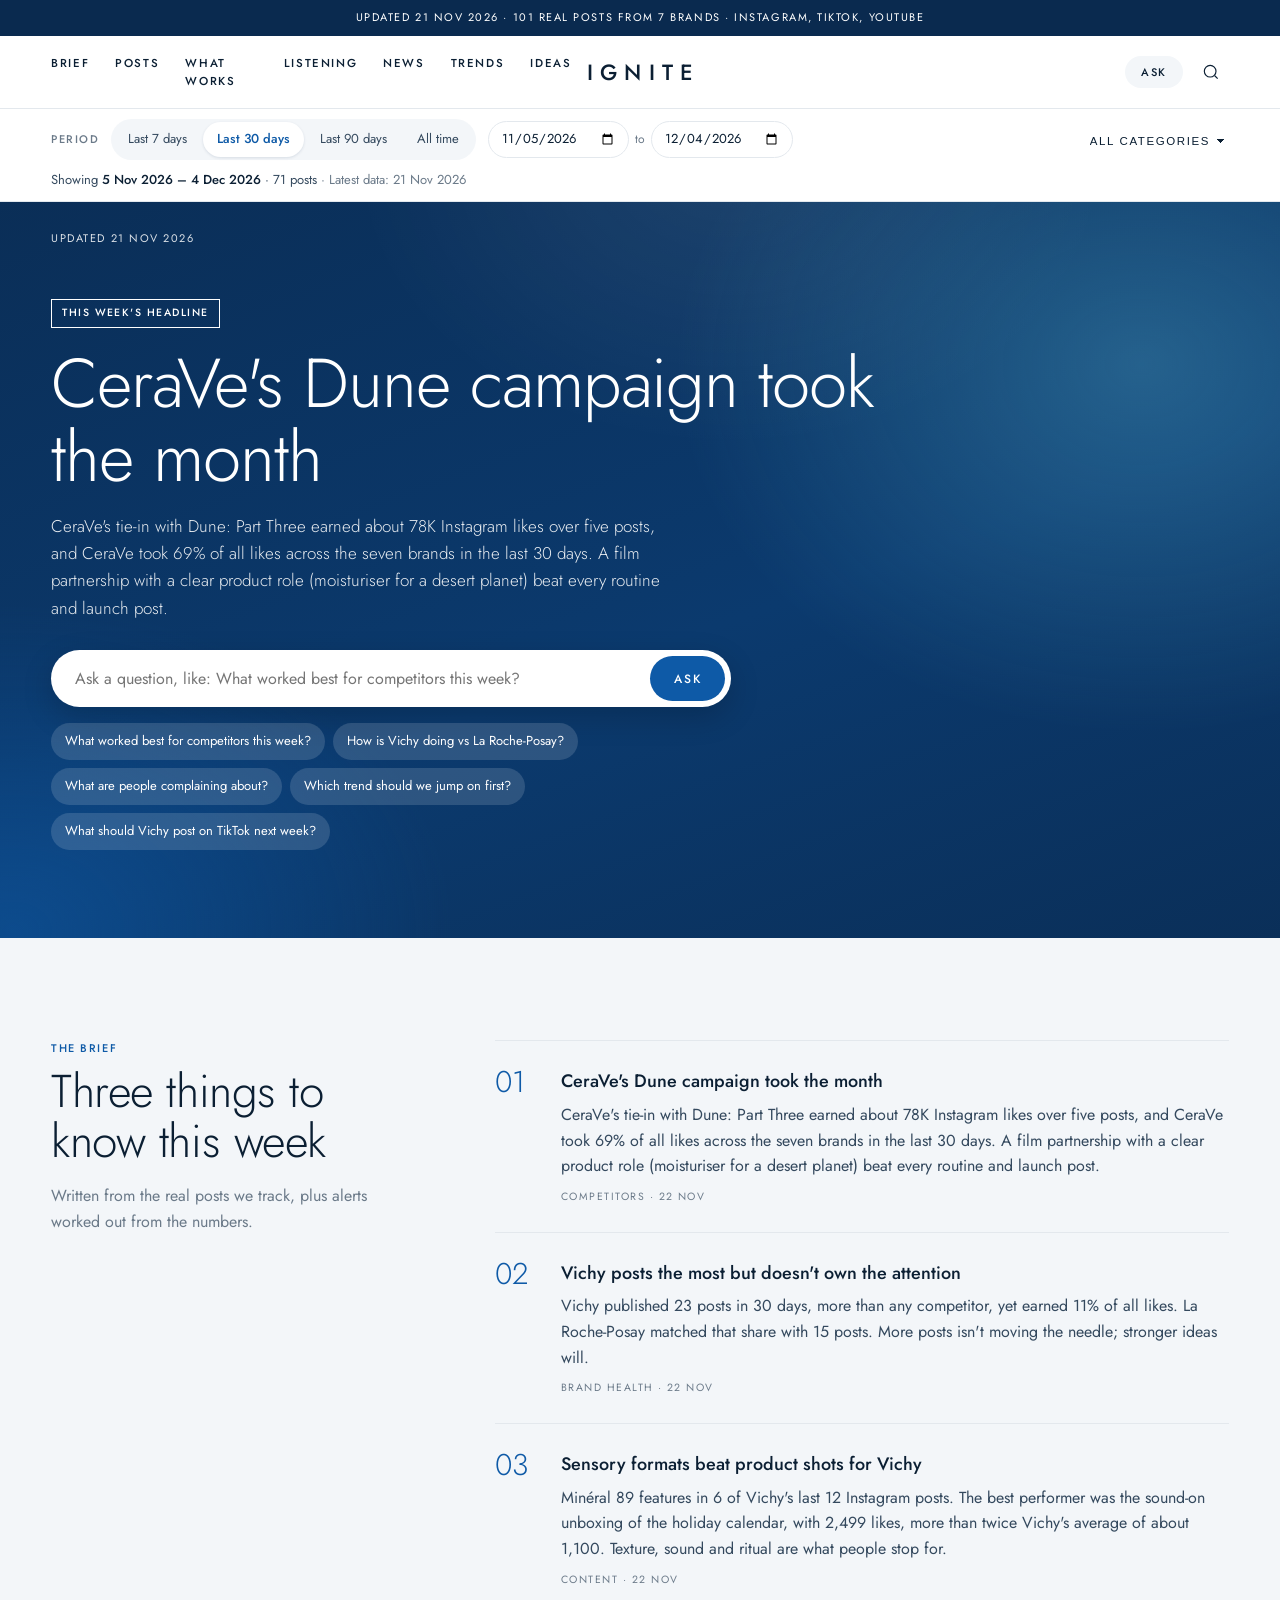
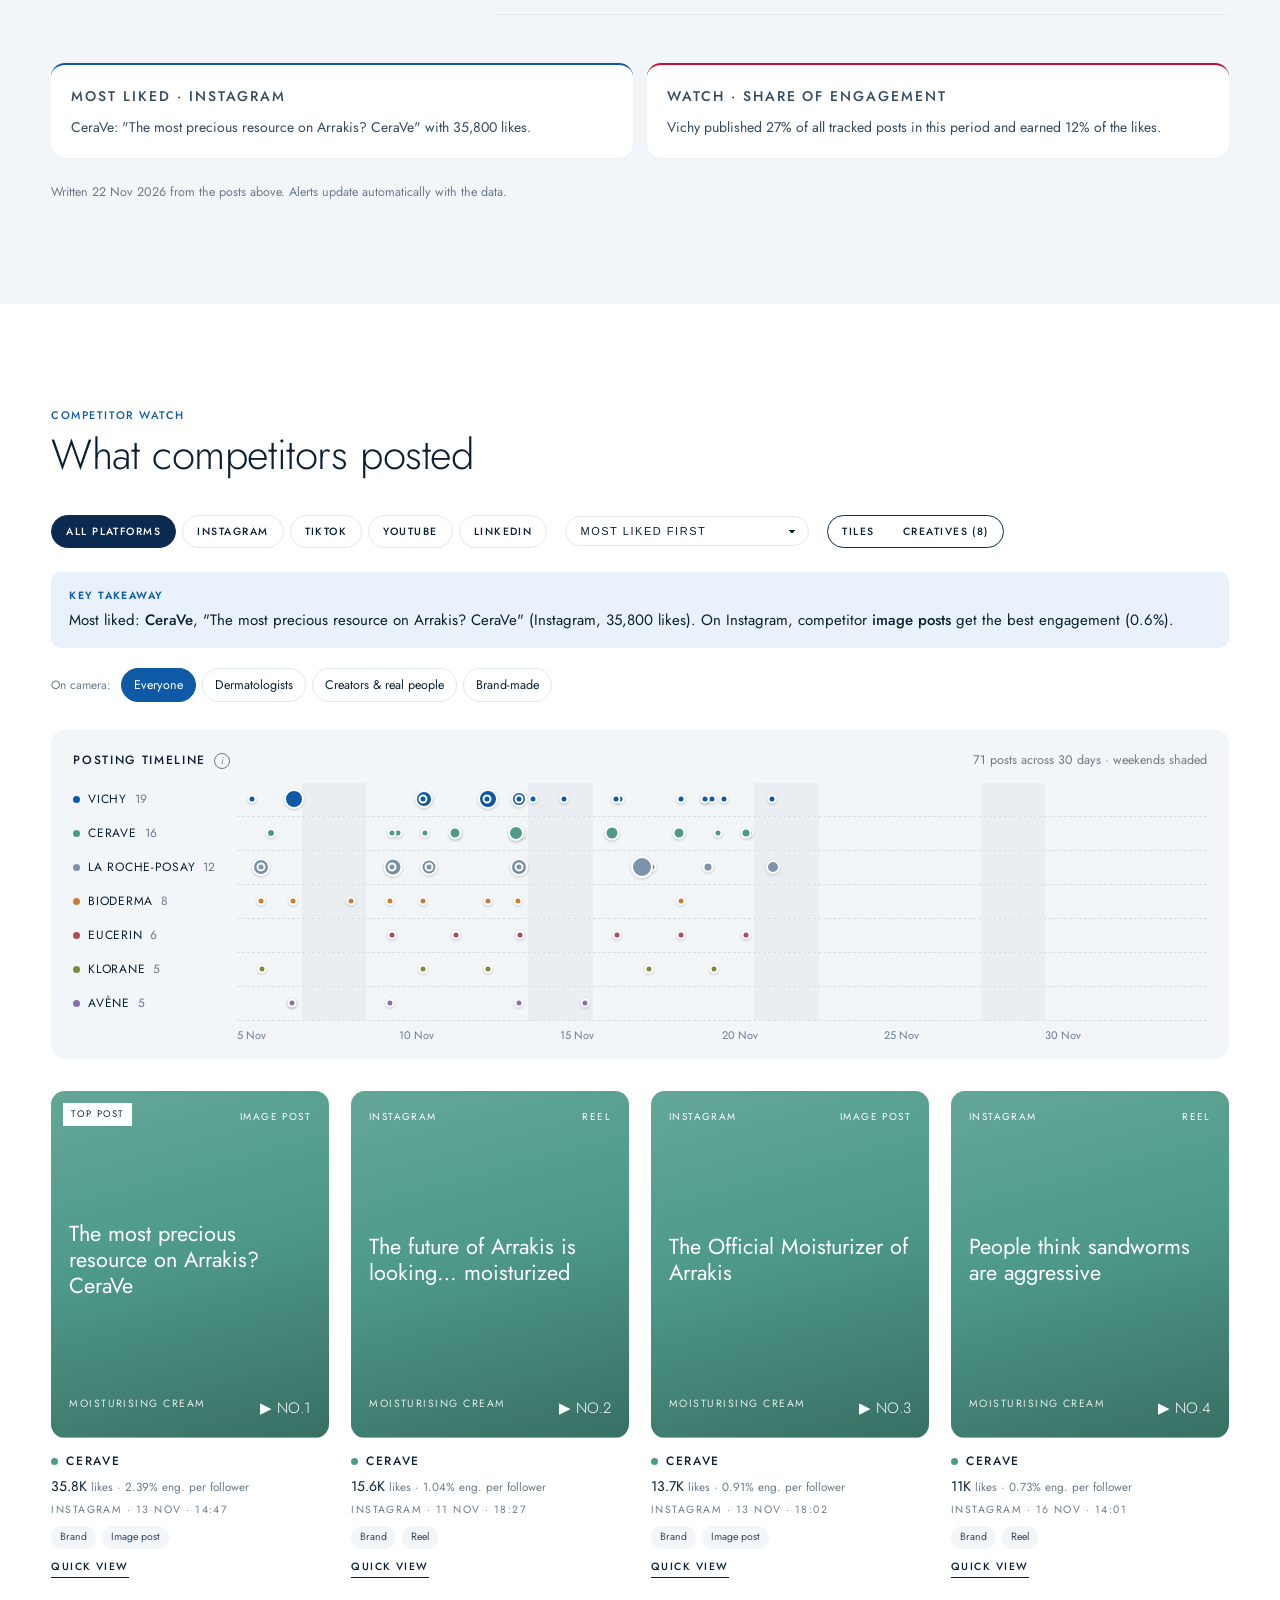
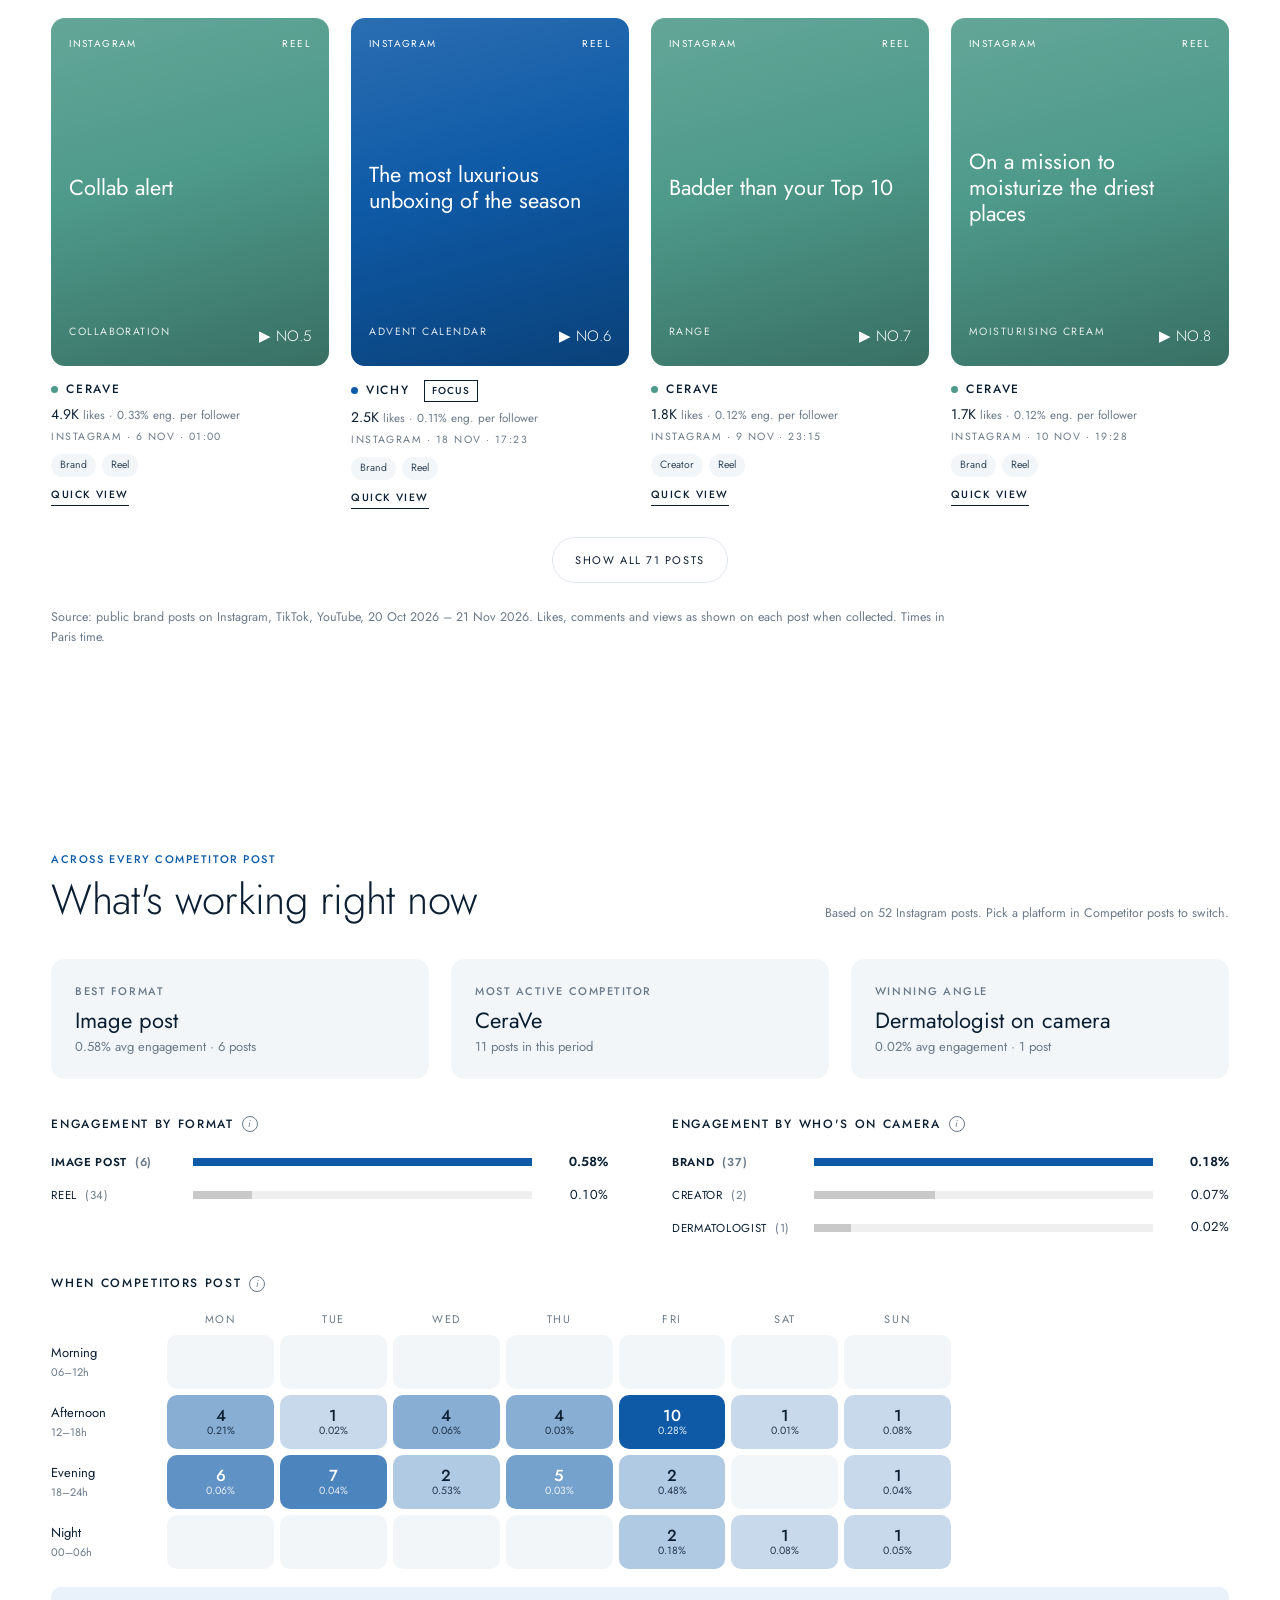
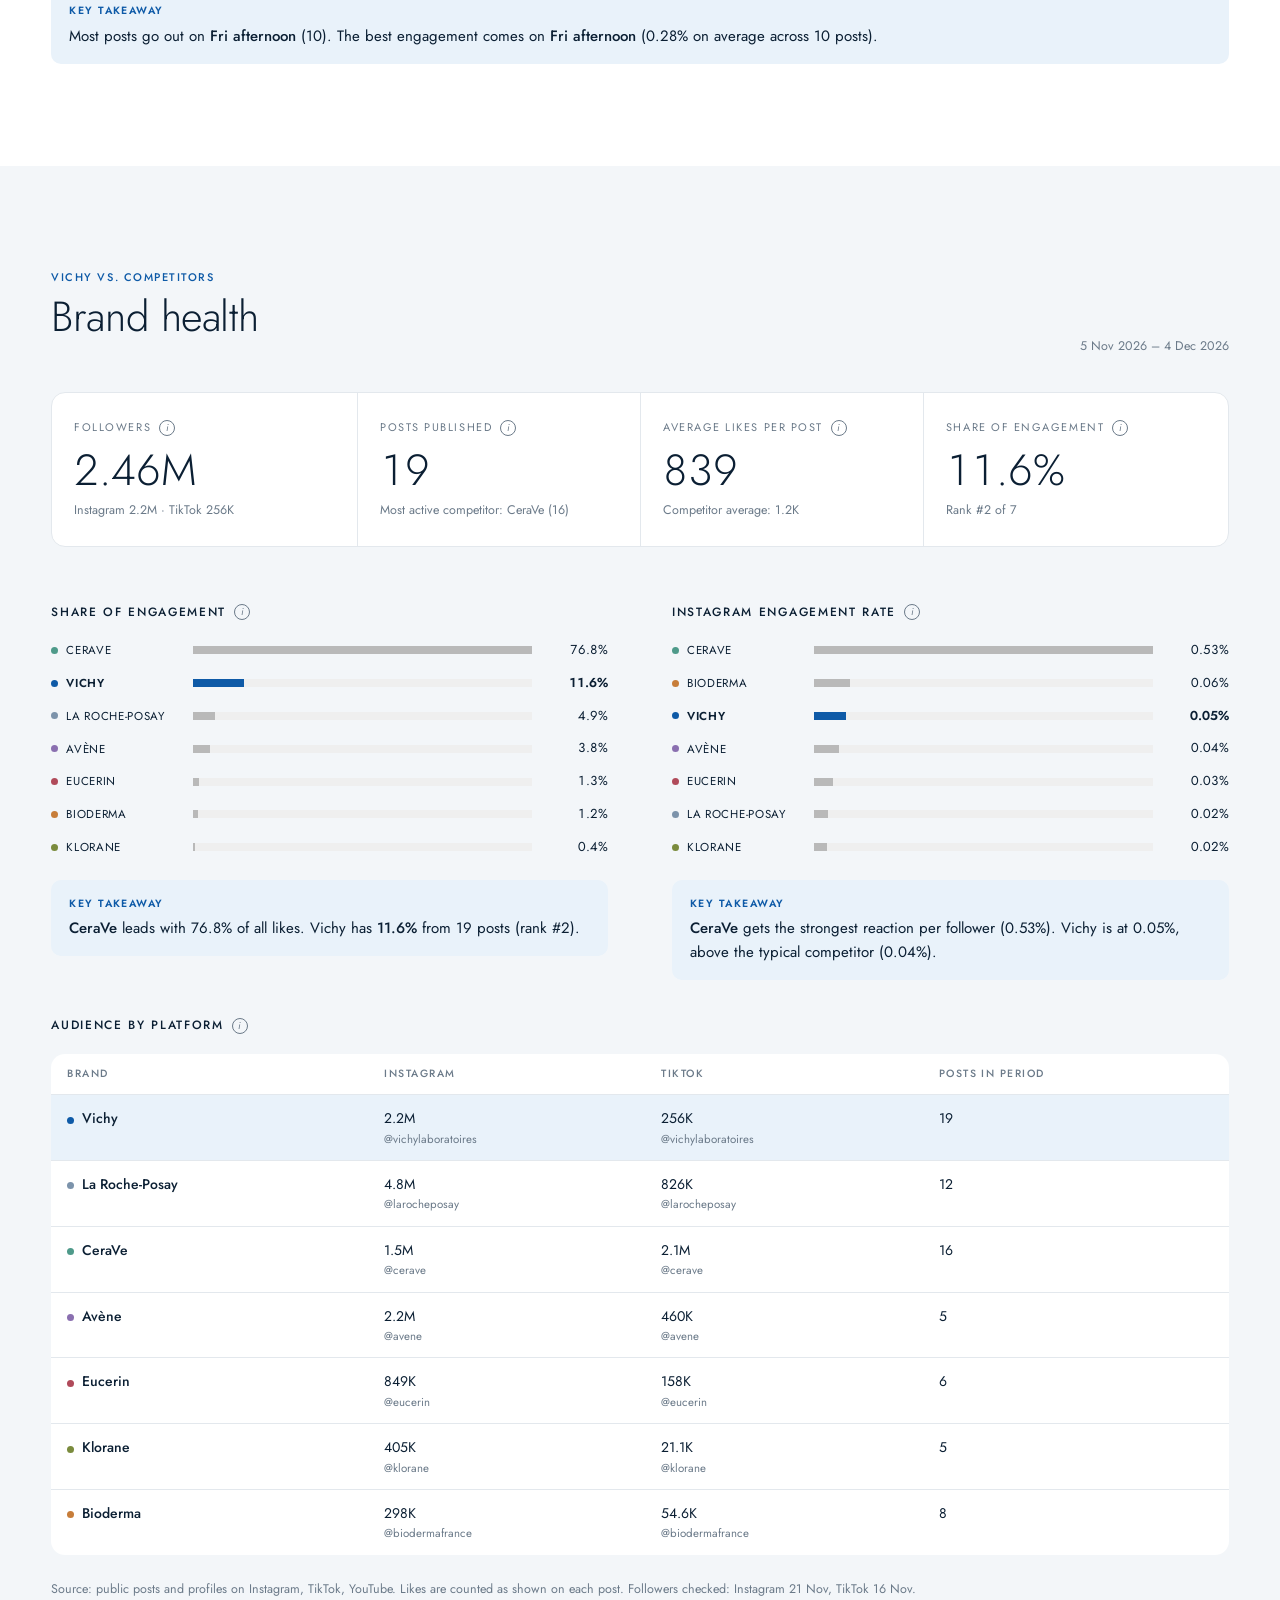
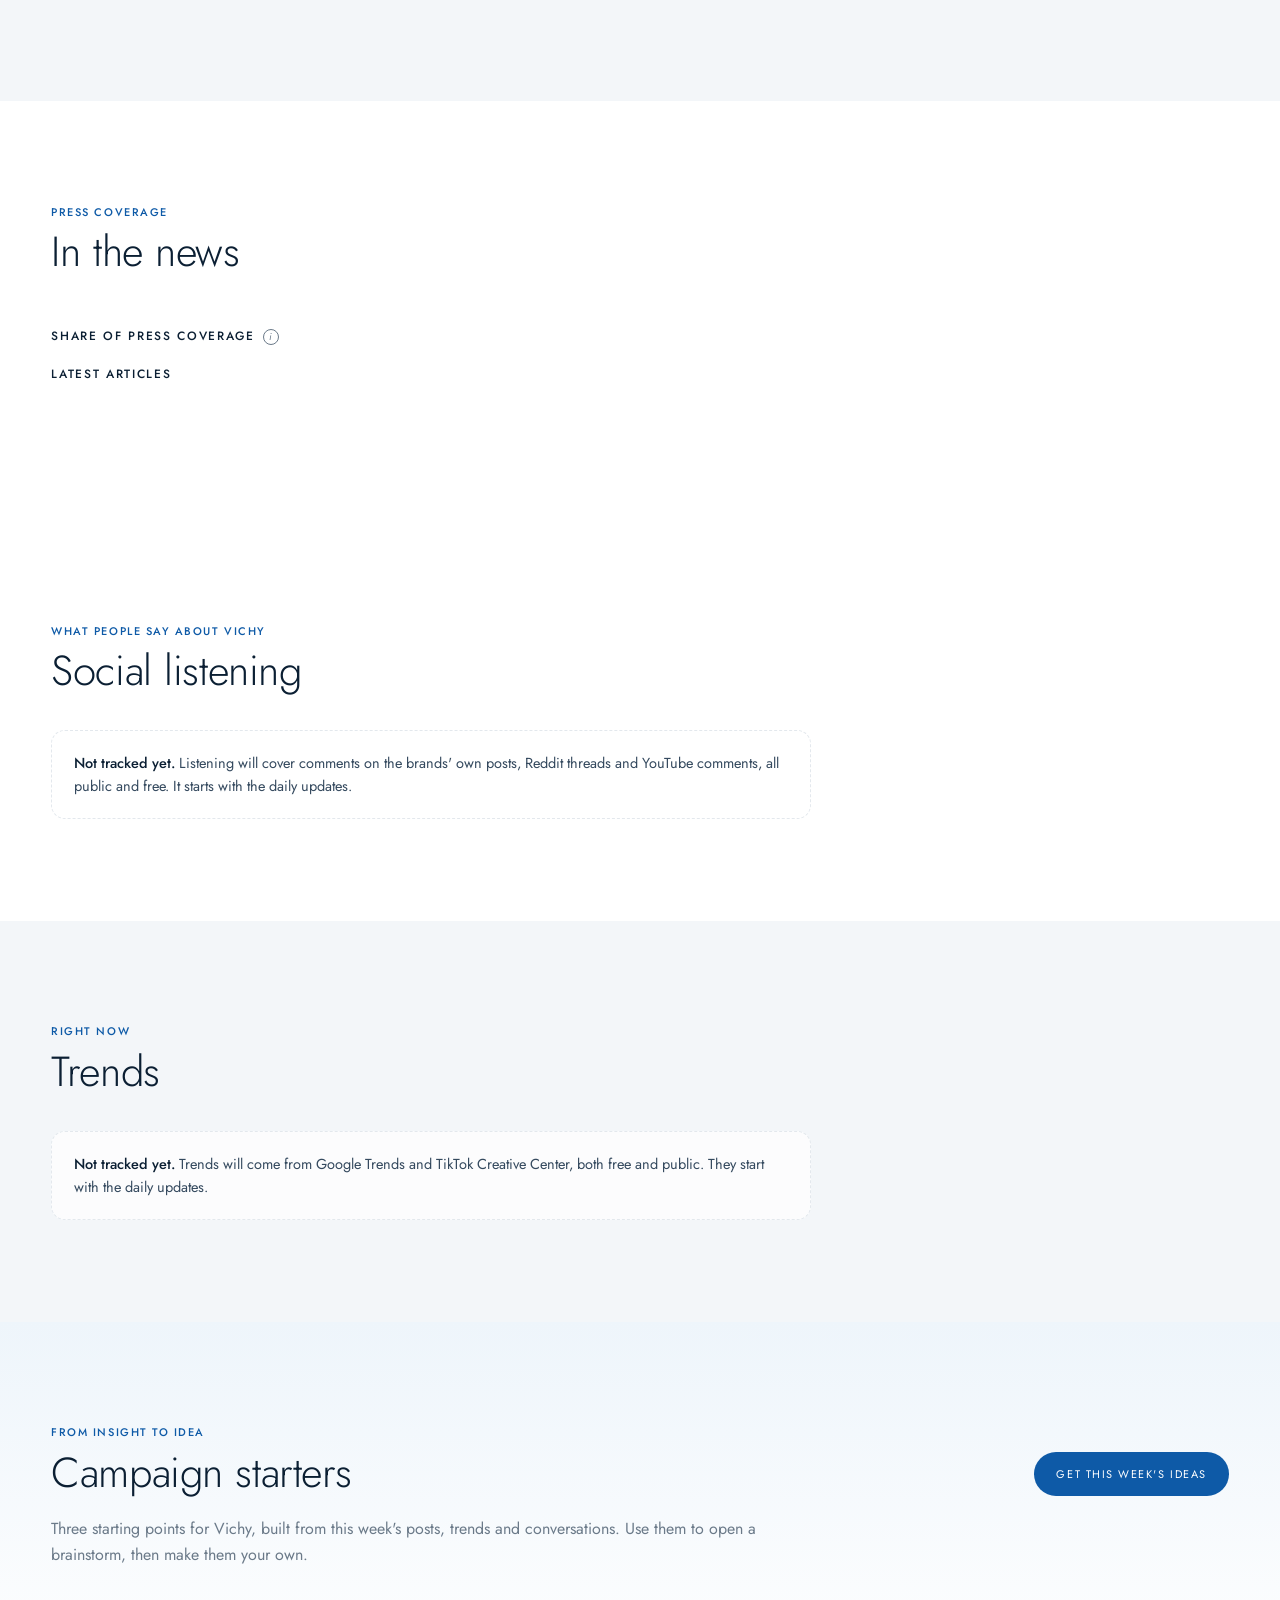
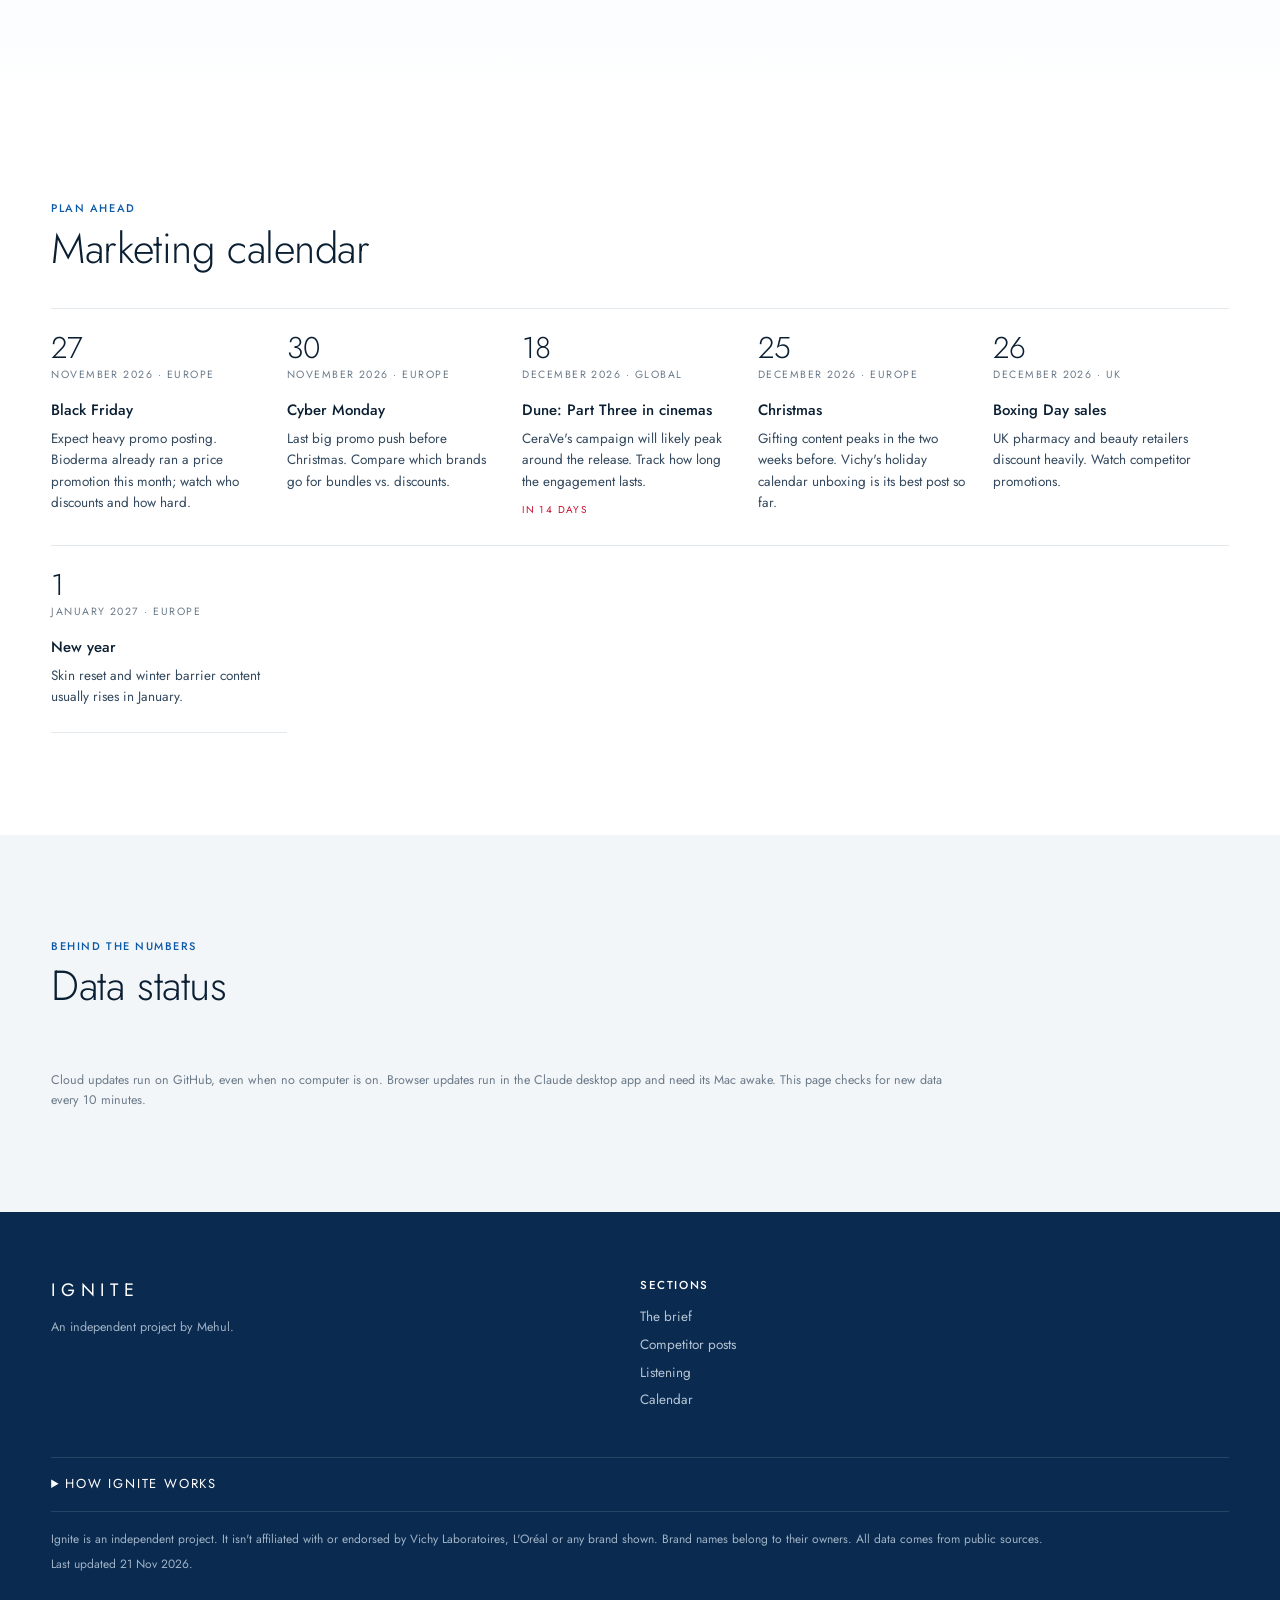
<file: index.html>
<!DOCTYPE html>
<html lang="en">
<head>
  <meta charset="UTF-8" />
  <meta name="viewport" content="width=device-width, initial-scale=1" />
  <title>Ignite</title>
  <meta name="description" content="A weekly read on what Vichy's competitors are posting, what's working and what people are saying." />
  <link rel="preconnect" href="https://fonts.googleapis.com" />
  <link rel="preconnect" href="https://fonts.gstatic.com" crossorigin />
  <link href="https://fonts.googleapis.com/css2?family=Jost:ital,wght@0,300;0,400;0,500;0,600;1,300&display=swap" rel="stylesheet" />
  <link rel="stylesheet" href="css/style.css" />
</head>
<body>
  <a class="skip" href="#posts">Skip to content</a>

  <!-- Announcement bar -->
  <div class="announce" id="announce">
    <span id="announceText">Weekly edition</span>
  </div>

  <!-- Header -->
  <header class="header" id="top">
    <div class="header__inner">
      <button class="icon-btn menu-btn" id="menuBtn" aria-label="Open menu">
        <svg viewBox="0 0 24 24"><path d="M3 7h18M3 12h18M3 17h18"/></svg>
      </button>
      <nav class="nav nav--left" aria-label="Primary">
        <a href="#brief">Brief</a>
        <a href="#posts">Posts</a>
        <a href="#working">What works</a>
        <a href="#listening">Listening</a>
        <a href="#news">News</a>
        <a href="#trends">Trends</a>
        <a href="#ideas" class="claude-only">Ideas</a>
      </nav>
      <a class="wordmark" href="#top" aria-label="Ignite home">
        <span class="wordmark__main">IGNITE</span>
      </a>
      <div class="header__tools">
        <button class="ask-pill" id="askOpenBtn" aria-label="Ask Ignite">Ask</button>
        <button class="icon-btn" id="searchBtn" aria-label="Search">
          <svg viewBox="0 0 24 24"><circle cx="11" cy="11" r="7"/><path d="M20 20l-3.5-3.5"/></svg>
        </button>
      </div>
    </div>
  </header>

  <!-- Filter bar: period, market, category -->
  <div class="filterbar" id="filterbar">
    <div class="filterbar__inner">
      <div class="period" role="group" aria-label="Period">
        <span class="filterbar__label">Period</span>
        <div class="seg" id="periodPresets"></div>
        <div class="dates">
          <label><span class="visually-hidden">From</span><input type="date" id="dateFrom" /></label>
          <span class="dates__sep">to</span>
          <label><span class="visually-hidden">To</span><input type="date" id="dateTo" /></label>
        </div>
      </div>
      <div class="filterbar__right">
        <label class="select">
          <span class="visually-hidden">Category</span>
          <select id="categorySelect" aria-label="Category">
            <option value="All">All categories</option>
            <option value="Skincare">Skincare</option>
            <option value="Haircare">Haircare</option>
          </select>
        </label>
      </div>
    </div>
    <p class="filterbar__summary" id="periodSummary"></p>
  </div>

  <!-- Mobile menu -->
  <div class="mobile-menu" id="mobileMenu" hidden>
    <a href="#brief">The brief</a><a href="#posts">Competitor posts</a><a href="#working">What's working</a><a href="#health">Brand health</a>
    <a href="#news">In the news</a><a href="#listening">Listening</a><a href="#trends">Trends</a><a href="#ideas" class="claude-only">Campaign ideas</a><a href="#calendar">Calendar</a><a href="#status">Data status</a>
  </div>

  <main>
    <!-- Hero: insight of the week -->
    <section class="hero" id="hero">
      <div class="hero__bg" aria-hidden="true"></div>
      <div class="hero__label" id="heroLabel">Week —</div>
      <div class="hero__content">
        <span class="tag tag--light">This week's headline</span>
        <h1 class="hero__title" id="heroTitle">Loading this week's brief</h1>
        <p class="hero__text" id="heroText"></p>
        <form class="ask-hero" id="askForm" autocomplete="off">
          <label class="visually-hidden" for="askInput">Ask a question about the competition</label>
          <input id="askInput" type="text" placeholder="Ask a question, like: What worked best for competitors this week?" />
          <button type="submit">Ask</button>
        </form>
        <div class="ask-chips" id="askChips"></div>
      </div>
    </section>


    <!-- The brief -->
    <section class="section section--soft" id="brief">
      <div class="brief">
        <div class="brief__intro">
          <p class="eyebrow">The brief</p>
          <h2 class="serif-title">Three things to know this week</h2>
          <p class="muted">Written from the real posts we track, plus alerts worked out from the numbers.</p>
        </div>
        <ol class="brief__list" id="insightList"></ol>
      </div>
      <div class="flags" id="flagList"></div>
      <p class="source" id="briefSource"></p>
    </section>


    <!-- Competitor posts of the week -->
    <section class="section" id="posts">
      <div class="section__head">
        <div>
          <p class="eyebrow">Competitor watch</p>
          <h2 class="section__title">What competitors posted</h2>
          <p class="fresh" id="postsFresh"></p>
        </div>
        <div class="posts-controls">
          <div class="tabs" id="platformTabs" role="tablist"></div>
          <label class="select select--boxed"><span class="visually-hidden">Sort posts</span><select id="sortSelect" aria-label="Sort posts"><option value="likes">Most liked first</option><option value="engagement">Highest engagement rate</option><option value="newest">Newest first</option></select></label>
          <div class="toggle" id="viewToggle" aria-label="Display"></div>
        </div>
      </div>
      <div class="chip-row" id="creatorChips" aria-label="Filter by who is on camera"></div>
      <div class="ptimeline">
        <div class="ptimeline__head">
          <h3 class="block-title">Posting timeline <button class="info" data-tip="Every post in the selected period, by brand and day. Bigger dots got more engagement. Click a dot to open the post.">i</button></h3>
          <span class="muted small" id="timelineNote"></span>
        </div>
        <div id="postTimeline"></div>
      </div>
      <p class="creative-note" id="creativeNote" hidden></p>
      <div class="grid grid--posts" id="postGrid"></div>
      <div class="grid-more"><button class="btn btn--ghost" id="showAllBtn" type="button" hidden></button></div>
      <p class="source" id="postsSource"></p>
      <p class="sowhat" id="postsSowhat"></p>
    </section>


    <!-- What's working -->
    <section class="section" id="working">
      <div class="section__head">
        <div>
          <p class="eyebrow">Across every competitor post</p>
          <h2 class="section__title">What's working right now</h2>
        </div>
        <span class="muted small" id="workingScope"></span>
      </div>
      <div class="working" id="whatsWorking"></div>
      <div class="two-col mt">
        <div>
          <h3 class="block-title">Engagement by format <button class="info" data-tip="Average engagement per format, across competitor posts.">i</button></h3>
          <div id="formatChart" class="bars"></div>
        </div>
        <div>
          <h3 class="block-title">Engagement by who's on camera <button class="info" data-tip="Dermatologist: a doctor speaks to camera. Creator: an influencer or a real customer. Brand: made by the brand itself.">i</button></h3>
          <div id="creatorChart" class="bars"></div>
        </div>
      </div>
      <div class="mt">
        <h3 class="block-title">When competitors post <button class="info" data-tip="Number of posts by day and time of day (Paris time) in the selected period. Darker = more posts. The figure under each count is the average engagement.">i</button></h3>
        <div id="timeHeatmap"></div>
        <p class="sowhat sowhat--inline" id="timeSowhat"></p>
      </div>
    </section>


    <!-- Brand health -->
    <section class="section section--soft" id="health">
      <div class="section__head">
        <div>
          <p class="eyebrow">Vichy vs. competitors</p>
          <h2 class="section__title">Brand health</h2>
          <p class="fresh" id="healthFresh"></p>
        </div>
        <span class="muted small" id="healthPeriod"></span>
      </div>
      <div class="kpis" id="kpiRow"></div>
      <div class="two-col">
        <div>
          <h3 class="block-title">Share of engagement <button class="info" data-tip="Each brand's share of all likes on the tracked brands' posts in the selected period (Instagram, TikTok and YouTube). It shows who is winning attention with their own content.">i</button></h3>
          <div id="sovChart" class="bars"></div>
          <p class="sowhat" id="sovSowhat"></p>
        </div>
        <div>
          <h3 class="block-title">Instagram engagement rate <button class="info" data-tip="Average likes per Instagram post divided by the account's followers. It shows how much of each audience actually reacts, so big and small accounts can be compared fairly.">i</button></h3>
          <div id="erChart" class="bars"></div>
          <p class="sowhat" id="erSowhat"></p>
        </div>
      </div>
      <div class="mt">
        <h3 class="block-title">Audience by platform <button class="info" data-tip="Followers on each brand's main account, as shown on the public profile on the date checked.">i</button></h3>
        <div id="audienceTable"></div>
      </div>
      <p class="source" id="healthSource"></p>
    </section>


    <!-- In the news -->
    <section class="section" id="news">
      <div class="section__head">
        <div>
          <p class="eyebrow">Press coverage</p>
          <h2 class="section__title">In the news</h2>
          <p class="fresh" id="newsFresh"></p>
        </div>
      </div>
      <p class="sowhat" id="newsSowhat"></p>
      <div class="notice" id="newsNotice" hidden>
        <p><strong>Not tracked yet.</strong> Press coverage comes from Google News in English and French, free and public. It updates every 2 hours once the news engine has run.</p>
      </div>
      <div class="news" id="newsBody">
        <div>
          <h3 class="block-title">Share of press coverage <button class="info" data-tip="Each brand's share of all news articles about the seven brands in the selected period, from Google News (English and French). A simple, free stand-in for share of voice in the press.">i</button></h3>
          <div id="pressChart" class="bars"></div>
        </div>
        <div>
          <div class="news__head">
            <h3 class="block-title">Latest articles</h3>
            <div class="chip-row chip-row--tight" id="newsChips"></div>
          </div>
          <div id="newsList" class="news__list"></div>
        </div>
      </div>
      <p class="source" id="newsSource"></p>
    </section>


    <!-- Social listening -->
    <section class="section" id="listening">
      <div class="section__head">
        <div>
          <p class="eyebrow">What people say about Vichy</p>
          <h2 class="section__title">Social listening</h2>
        </div>
        <div class="tabs" id="sentimentTabs" role="tablist"></div>
      </div>
      <div class="notice" id="listeningNotice" hidden>
        <p><strong>Not tracked yet.</strong> Listening will cover comments on the brands' own posts, Reddit threads and YouTube comments, all public and free. It starts with the daily updates.</p>
      </div>
      <div class="listening" id="listeningBody">
        <div class="listening__side">
          <h3 class="block-title">Sentiment by platform</h3>
          <div id="sentimentChart"></div>
          <h3 class="block-title mt">Top themes</h3>
          <div id="themeList" class="rank-list"></div>
          <p class="sowhat" id="listenSowhat"></p>
        </div>
        <div class="listening__feed" id="mentionFeed"></div>
      </div>
    </section>


    <!-- Trends -->
    <section class="section section--soft" id="trends">
      <div class="section__head">
        <div>
          <p class="eyebrow">Right now</p>
          <h2 class="section__title">Trends</h2>
        </div>
      </div>
      <div class="notice" id="trendsNotice" hidden>
        <p><strong>Not tracked yet.</strong> Trends will come from Google Trends and TikTok Creative Center, both free and public. They start with the daily updates.</p>
      </div>
      <div class="two-col" id="trendsBody">
        <div>
          <h3 class="block-title">Rising search keywords <button class="info" data-tip="Google Trends interest (0 to 100) and how much it moved since the last period. These scores compare interest. They aren't search volumes.">i</button></h3>
          <div id="keywordList" class="rank-list"></div>
          <p class="sowhat" id="kwSowhat"></p>
        </div>
        <div>
          <h3 class="block-title">Growing hashtags <button class="info" data-tip="Hashtags picking up speed on TikTok and Instagram, and how relevant each one is to Vichy.">i</button></h3>
          <div id="hashtagList" class="tag-table"></div>
        </div>
      </div>
    </section>


    <!-- Campaign starters -->
    <section class="section section--ideas claude-only" id="ideas">
      <div class="section__head">
        <div>
          <p class="eyebrow">From insight to idea</p>
          <h2 class="section__title">Campaign starters</h2>
        </div>
        <button class="btn btn--light" id="ideasBtn" type="button">Get this week's ideas</button>
      </div>
      <p class="muted ideas__intro">Three starting points for Vichy, built from this week's posts, trends and conversations. Use them to open a brainstorm, then make them your own.</p>
      <div class="ideas" id="ideasGrid"></div>
    </section>


    <!-- Calendar -->
    <section class="section" id="calendar">
      <div class="section__head">
        <div>
          <p class="eyebrow">Plan ahead</p>
          <h2 class="section__title">Marketing calendar</h2>
        </div>
      </div>
      <div class="timeline" id="timeline"></div>
    </section>

    <!-- Data status -->
    <section class="section section--soft" id="status">
      <div class="section__head">
        <div>
          <p class="eyebrow">Behind the numbers</p>
          <h2 class="section__title">Data status</h2>
        </div>
      </div>
      <div id="statusTable"></div>
      <p class="source">Cloud updates run on GitHub, even when no computer is on. Browser updates run in the Claude desktop app and need its Mac awake. This page checks for new data every 10 minutes.</p>
    </section>
  </main>

  <!-- Footer -->
  <footer class="footer">
    <div class="footer__grid">
      <div>
        <p class="footer__brand">IGNITE</p>
        <p class="muted small">An independent project by Mehul.</p>
      </div>
      <div>
        <p class="footer__head">Sections</p>
        <a href="#brief">The brief</a><a href="#posts">Competitor posts</a><a href="#listening">Listening</a><a href="#calendar">Calendar</a>
      </div>
    </div>
    <details class="footer__how" id="method">
      <summary>How Ignite works</summary>
      <p>Ignite tracks what Vichy and six competitors (La Roche-Posay, Avène, Bioderma, CeraVe, Eucerin, Klorane) publish on their public Instagram, TikTok and YouTube accounts. Every number comes from those public pages: likes, comments and views as shown on each post, and followers as shown on each profile. Nothing is estimated or made up. Sections that aren't tracked yet say so.</p>
      <p>How to read it: Instagram engagement is likes divided by followers; TikTok and YouTube engagement is likes and comments divided by views. The two aren't compared directly. Share of engagement is each brand's share of all likes on the tracked posts. Times are Paris time. The tool is free and built only on public data.</p>
    </details>
    <p class="footer__legal">Ignite is an independent project. It isn't affiliated with or endorsed by Vichy Laboratoires, L'Oréal or any brand shown. Brand names belong to their owners. All data comes from public sources.</p>
    <p class="footer__legal" id="footerUpdated"></p>
  </footer>

  <!-- Quick view drawer -->
  <div class="drawer-backdrop" id="drawerBackdrop" hidden></div>
  <aside class="drawer" id="drawer" aria-hidden="true" aria-label="Post details">
    <div class="drawer__head">
      <span class="eyebrow" id="drawerEyebrow">Quick view</span>
      <button class="icon-btn" id="drawerClose" aria-label="Close">
        <svg viewBox="0 0 24 24"><path d="M6 6l12 12M18 6L6 18"/></svg>
      </button>
    </div>
    <div class="drawer__body" id="drawerBody"></div>
  </aside>

  <!-- Ask panel -->
  <div class="drawer-backdrop" id="askBackdrop" hidden></div>
  <aside class="drawer drawer--ask" id="askPanel" aria-hidden="true" aria-label="Ask Ignite">
    <div class="drawer__head">
      <span class="eyebrow">Ask Ignite</span>
      <button class="icon-btn" id="askClose" aria-label="Close">
        <svg viewBox="0 0 24 24"><path d="M6 6l12 12M18 6L6 18"/></svg>
      </button>
    </div>
    <div class="ask-thread" id="askThread"></div>
    <form class="ask-compose" id="askForm2" autocomplete="off">
      <input id="askInput2" type="text" placeholder="Ask a follow-up" aria-label="Ask a follow-up question" />
      <button type="submit">Ask</button>
    </form>
  </aside>

  <!-- Search overlay -->
  <div class="search" id="search" hidden>
    <div class="search__inner">
      <div class="search__bar">
        <svg viewBox="0 0 24 24"><circle cx="11" cy="11" r="7"/><path d="M20 20l-3.5-3.5"/></svg>
        <input id="searchInput" type="search" placeholder="Search a brand, product or topic" autocomplete="off" />
        <button class="icon-btn" id="searchClose" aria-label="Close search">
          <svg viewBox="0 0 24 24"><path d="M6 6l12 12M18 6L6 18"/></svg>
        </button>
      </div>
      <div class="search__popular" id="searchPopular"></div>
      <div class="search__results" id="searchResults"></div>
    </div>
  </div>

  <div class="tooltip" id="tooltip" role="tooltip" hidden></div>

  <script src="js/config.js"></script>
  <script src="js/data.js"></script>
  <script src="js/insights.js"></script>
  <script src="js/app.js"></script>
  <script src="js/ask.js"></script>
</body>
</html>
</file>
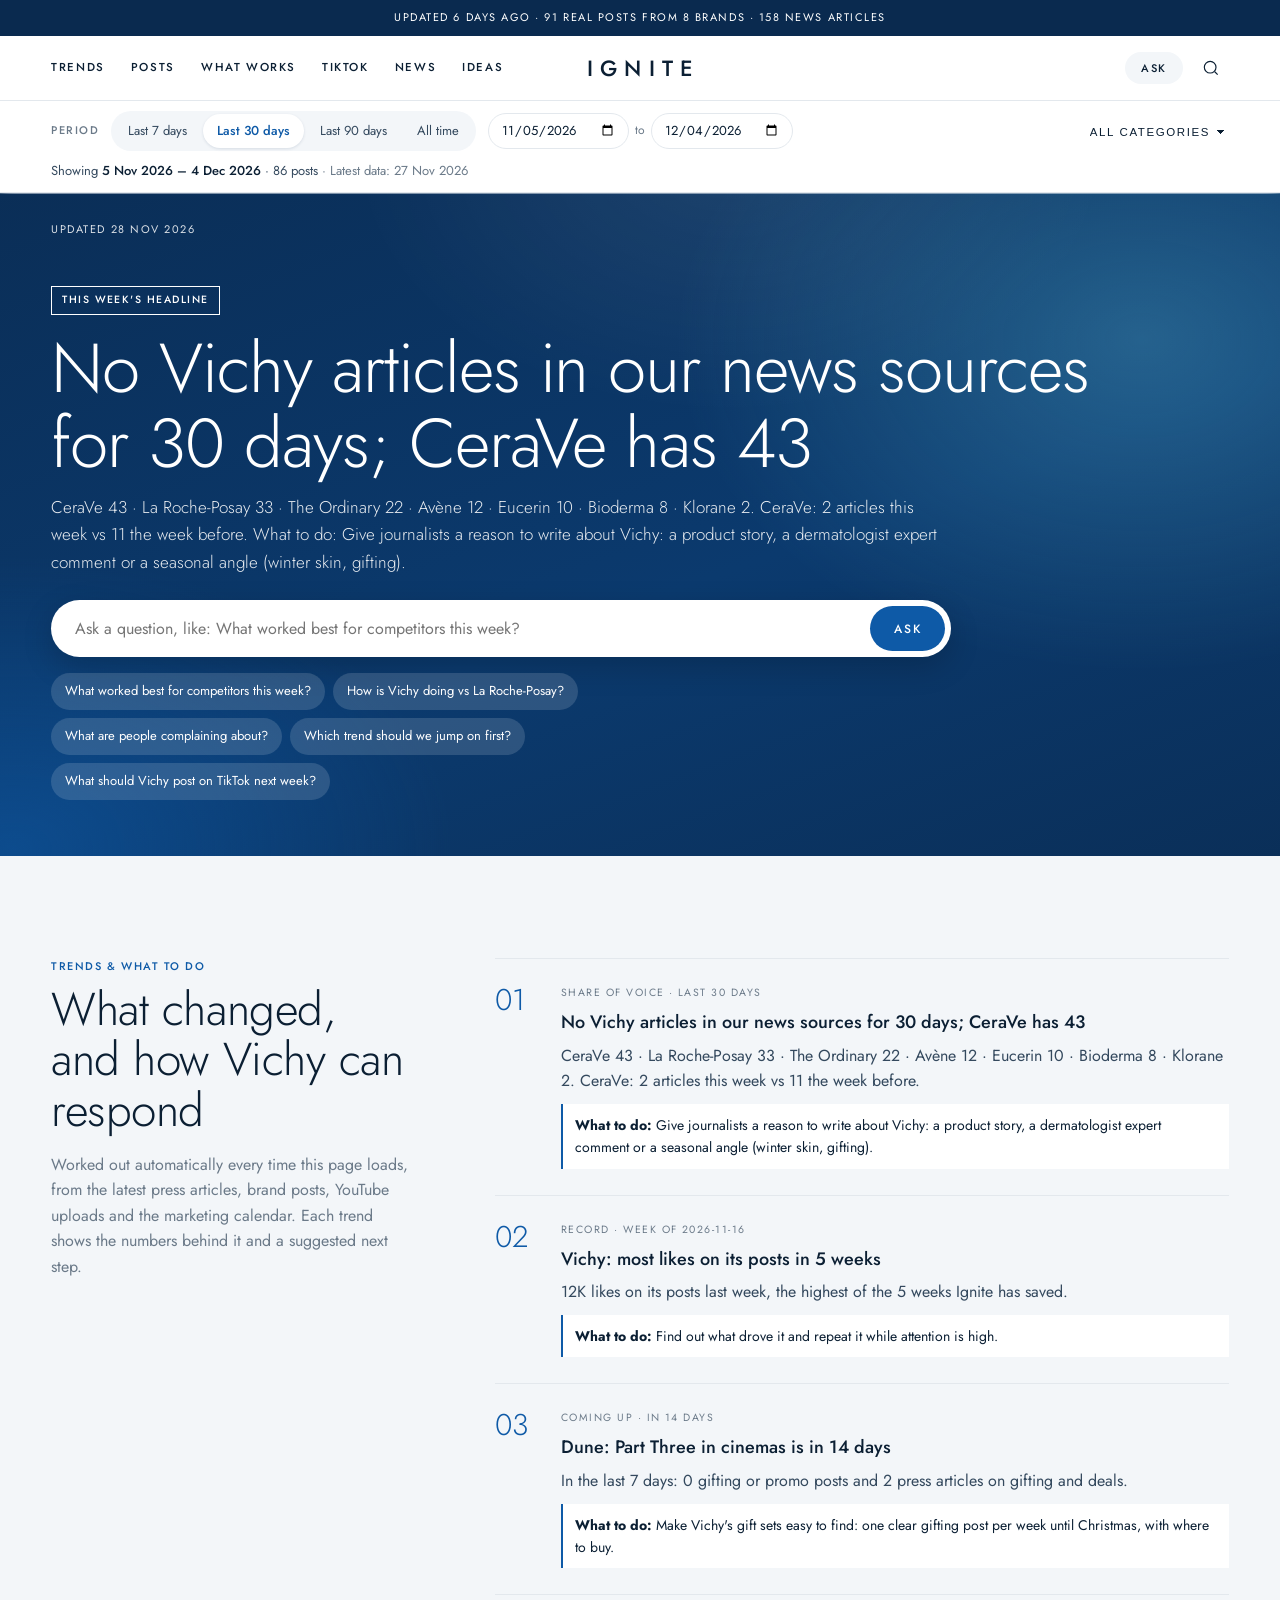
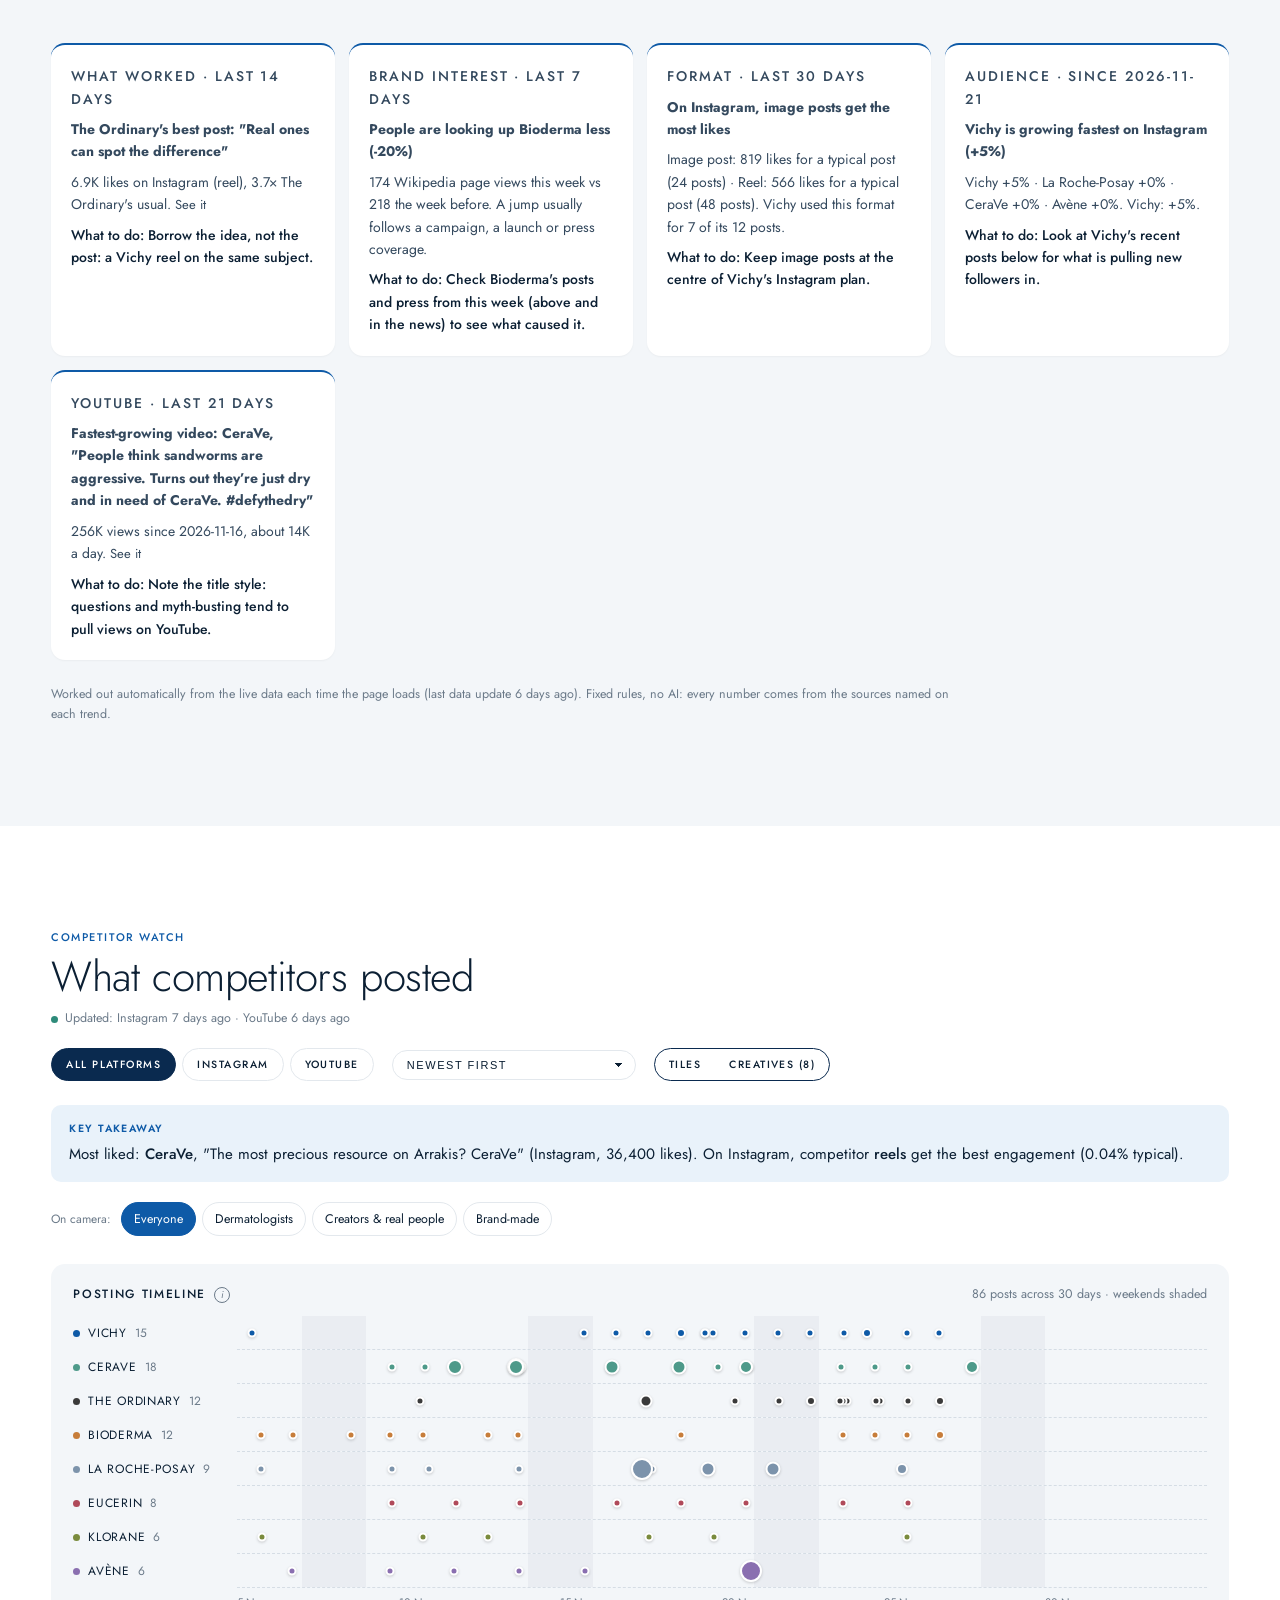
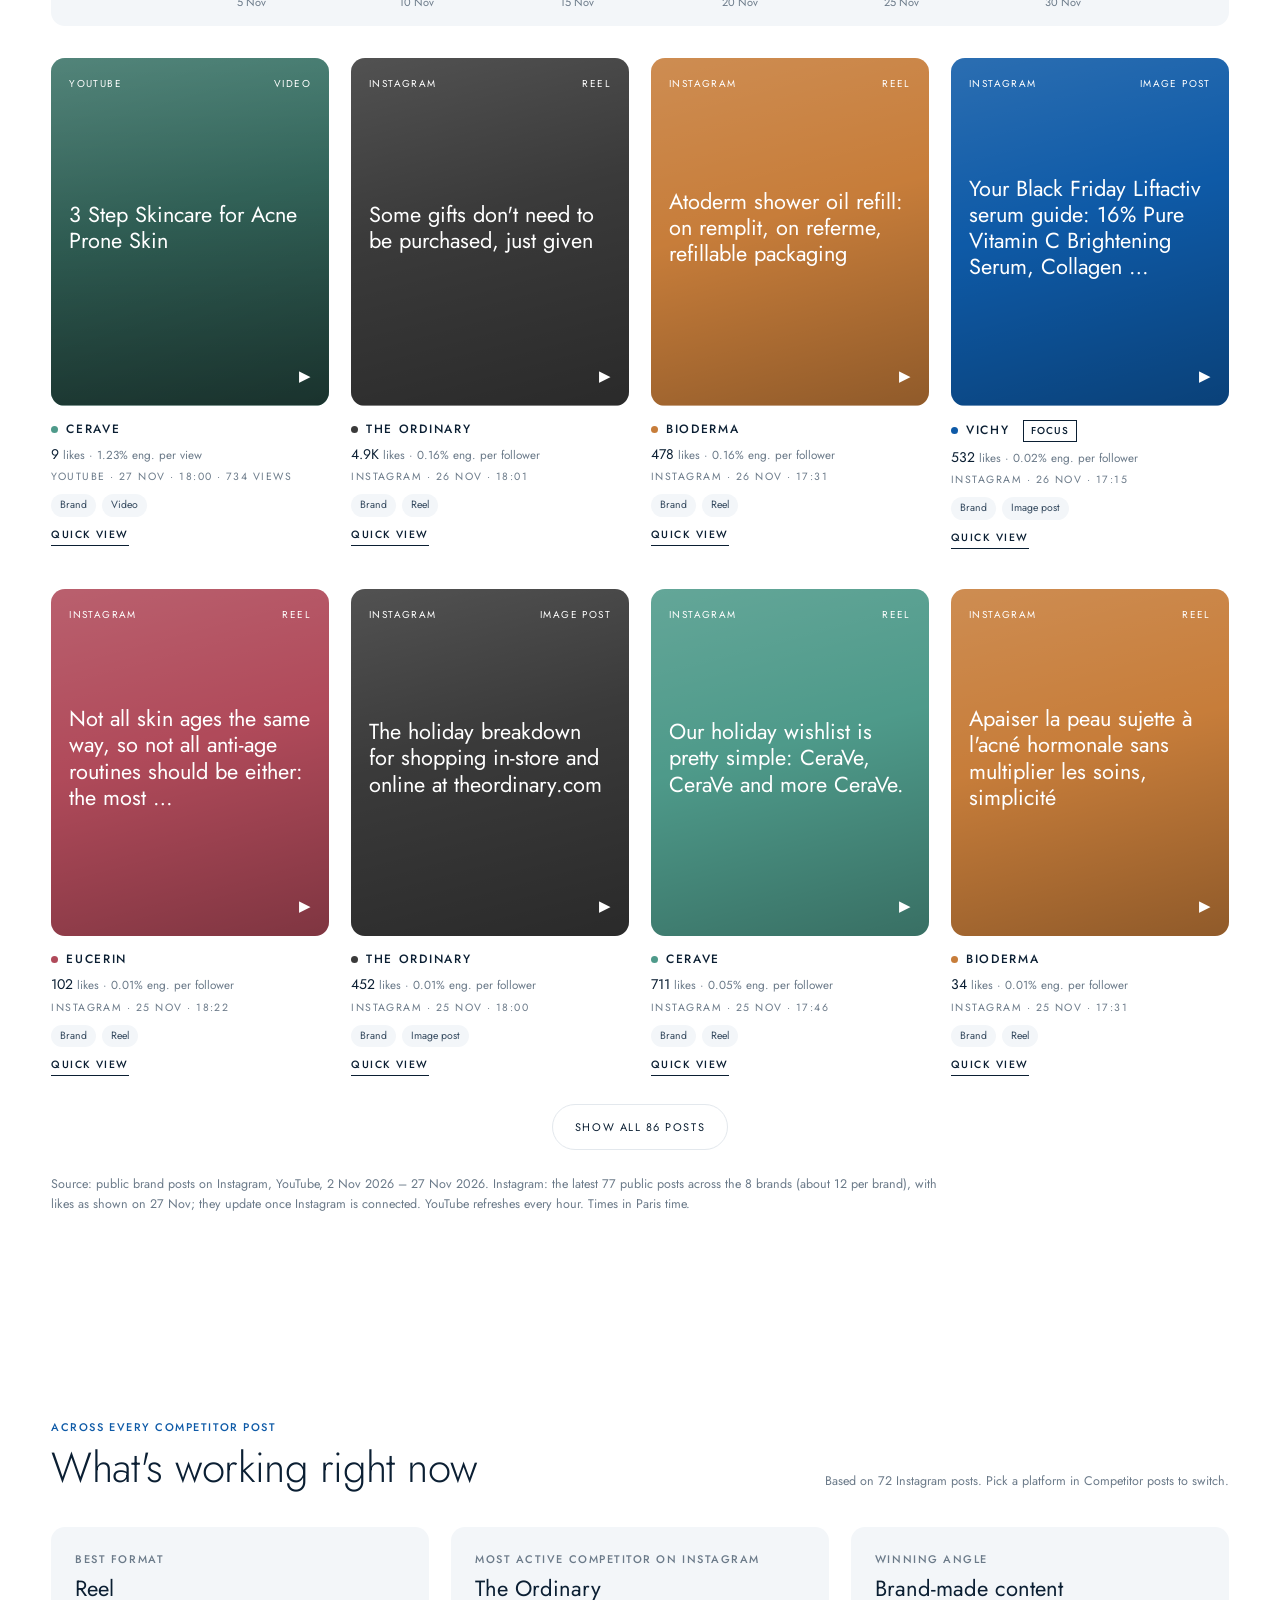
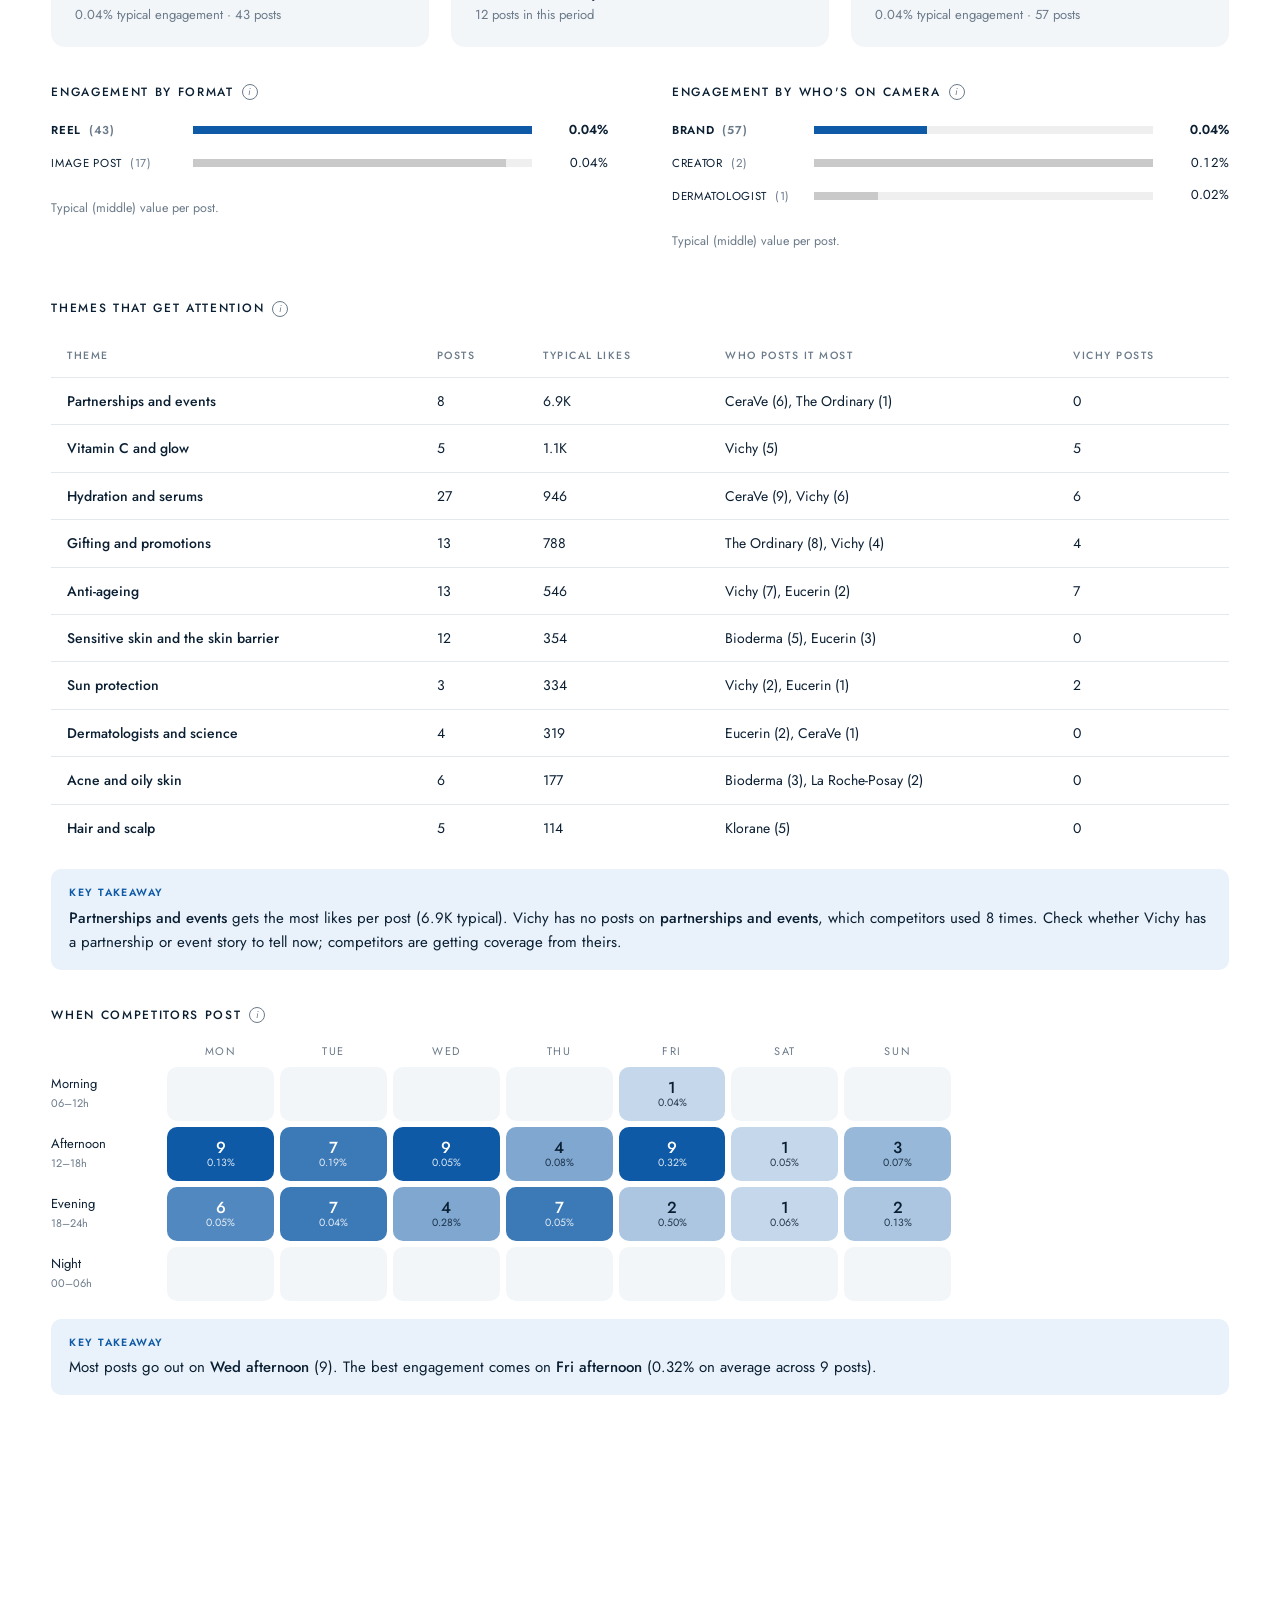
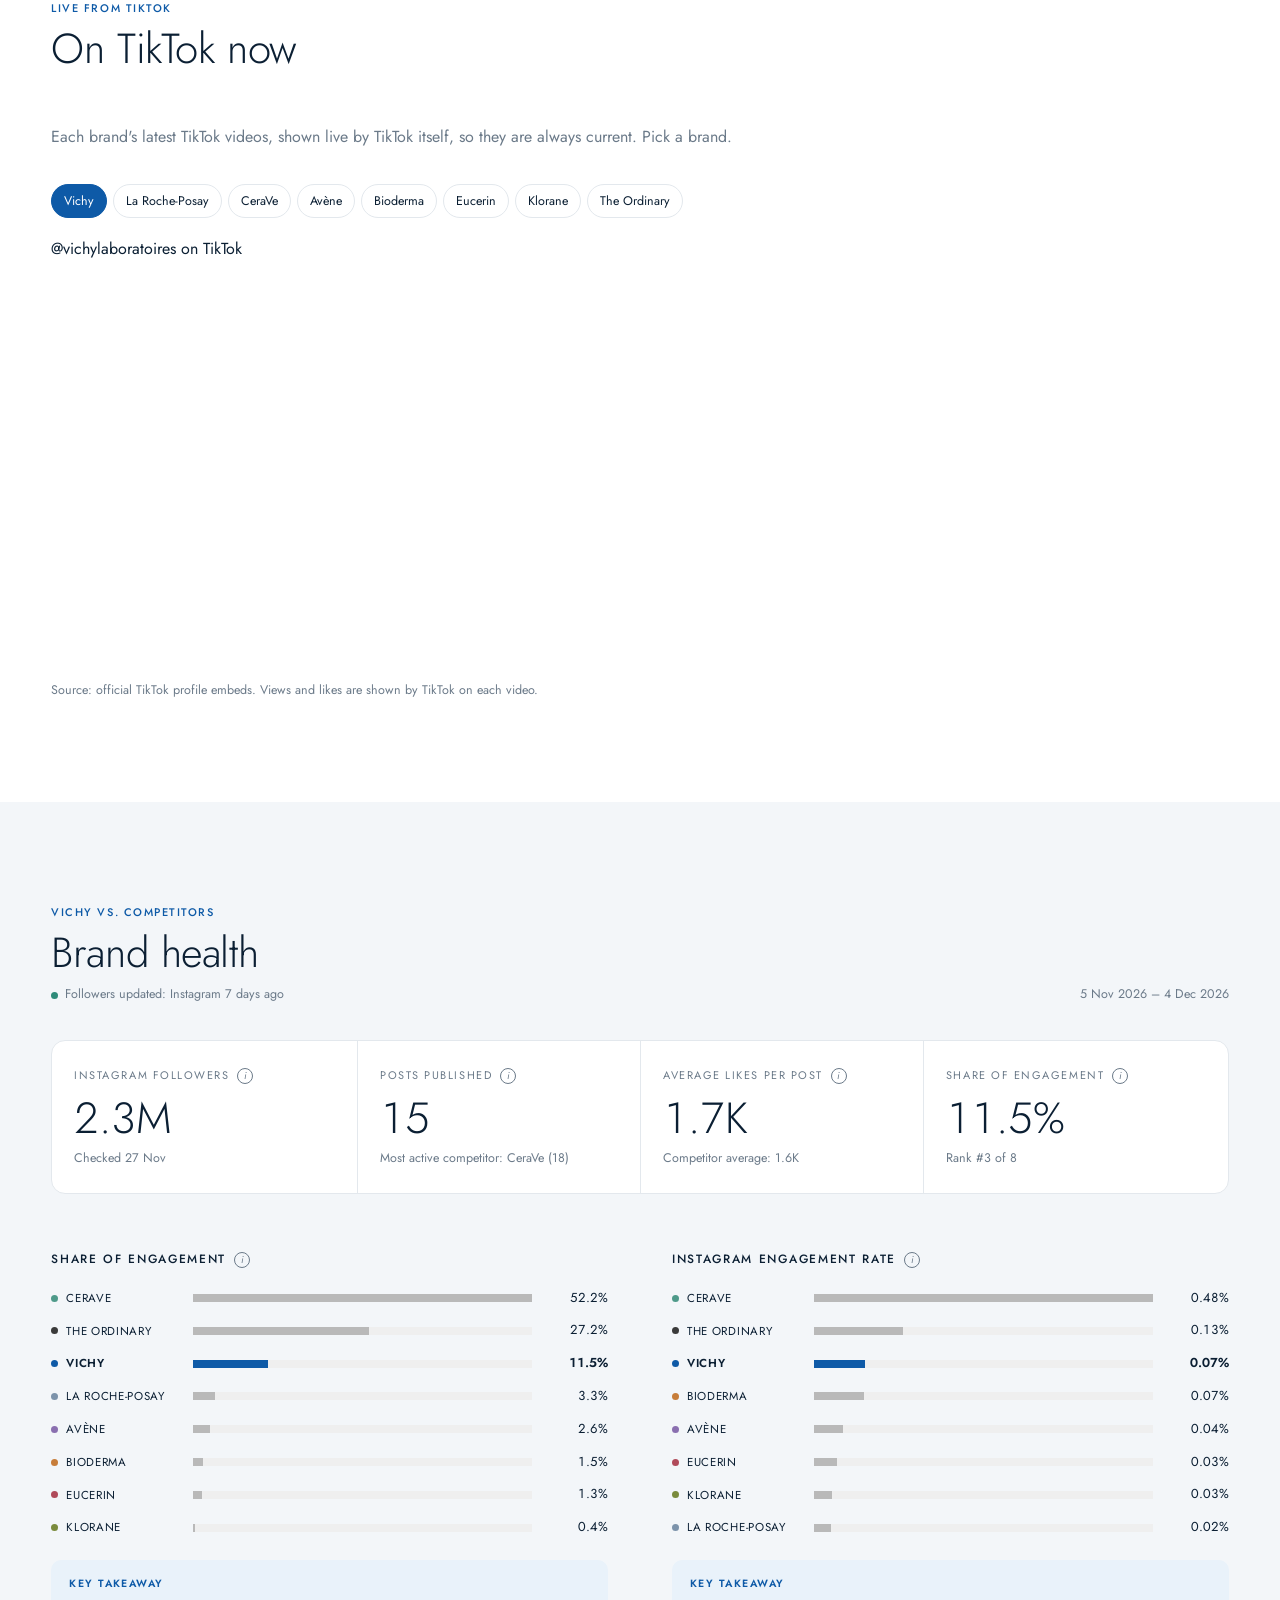
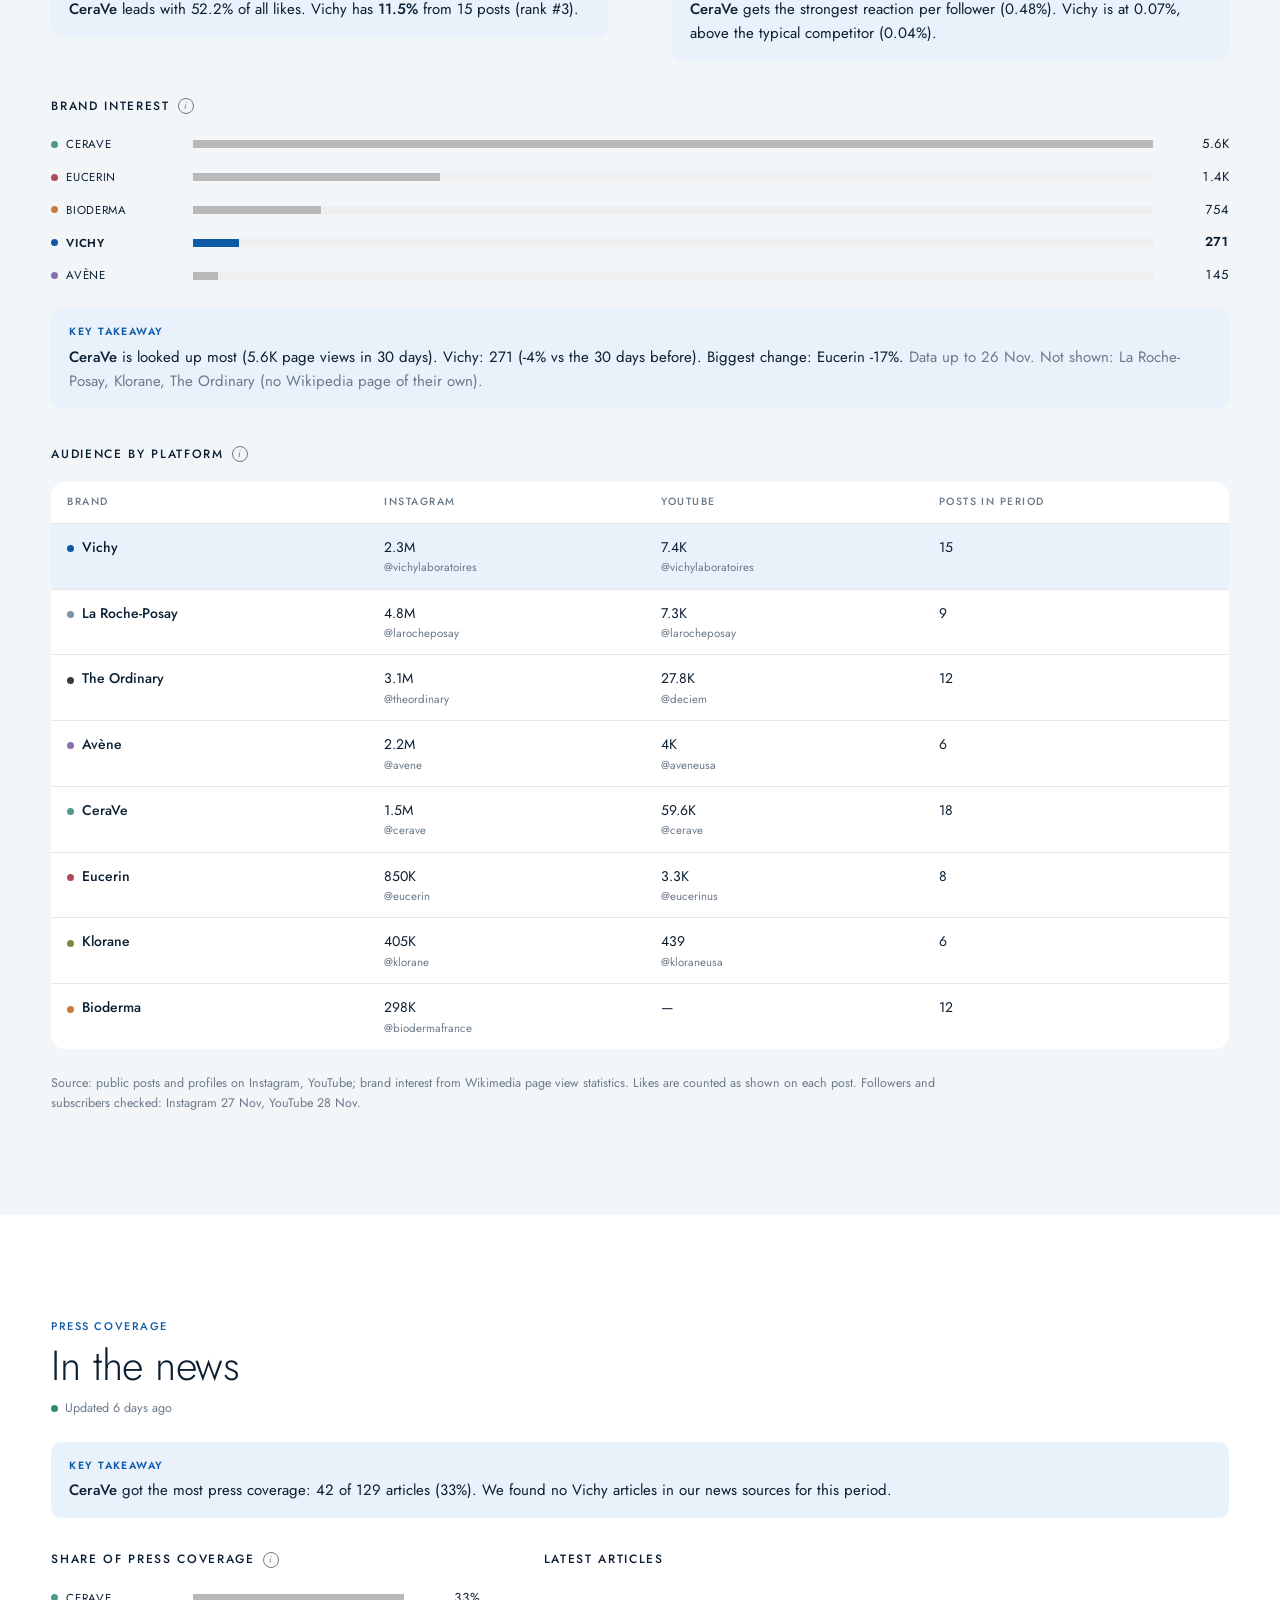
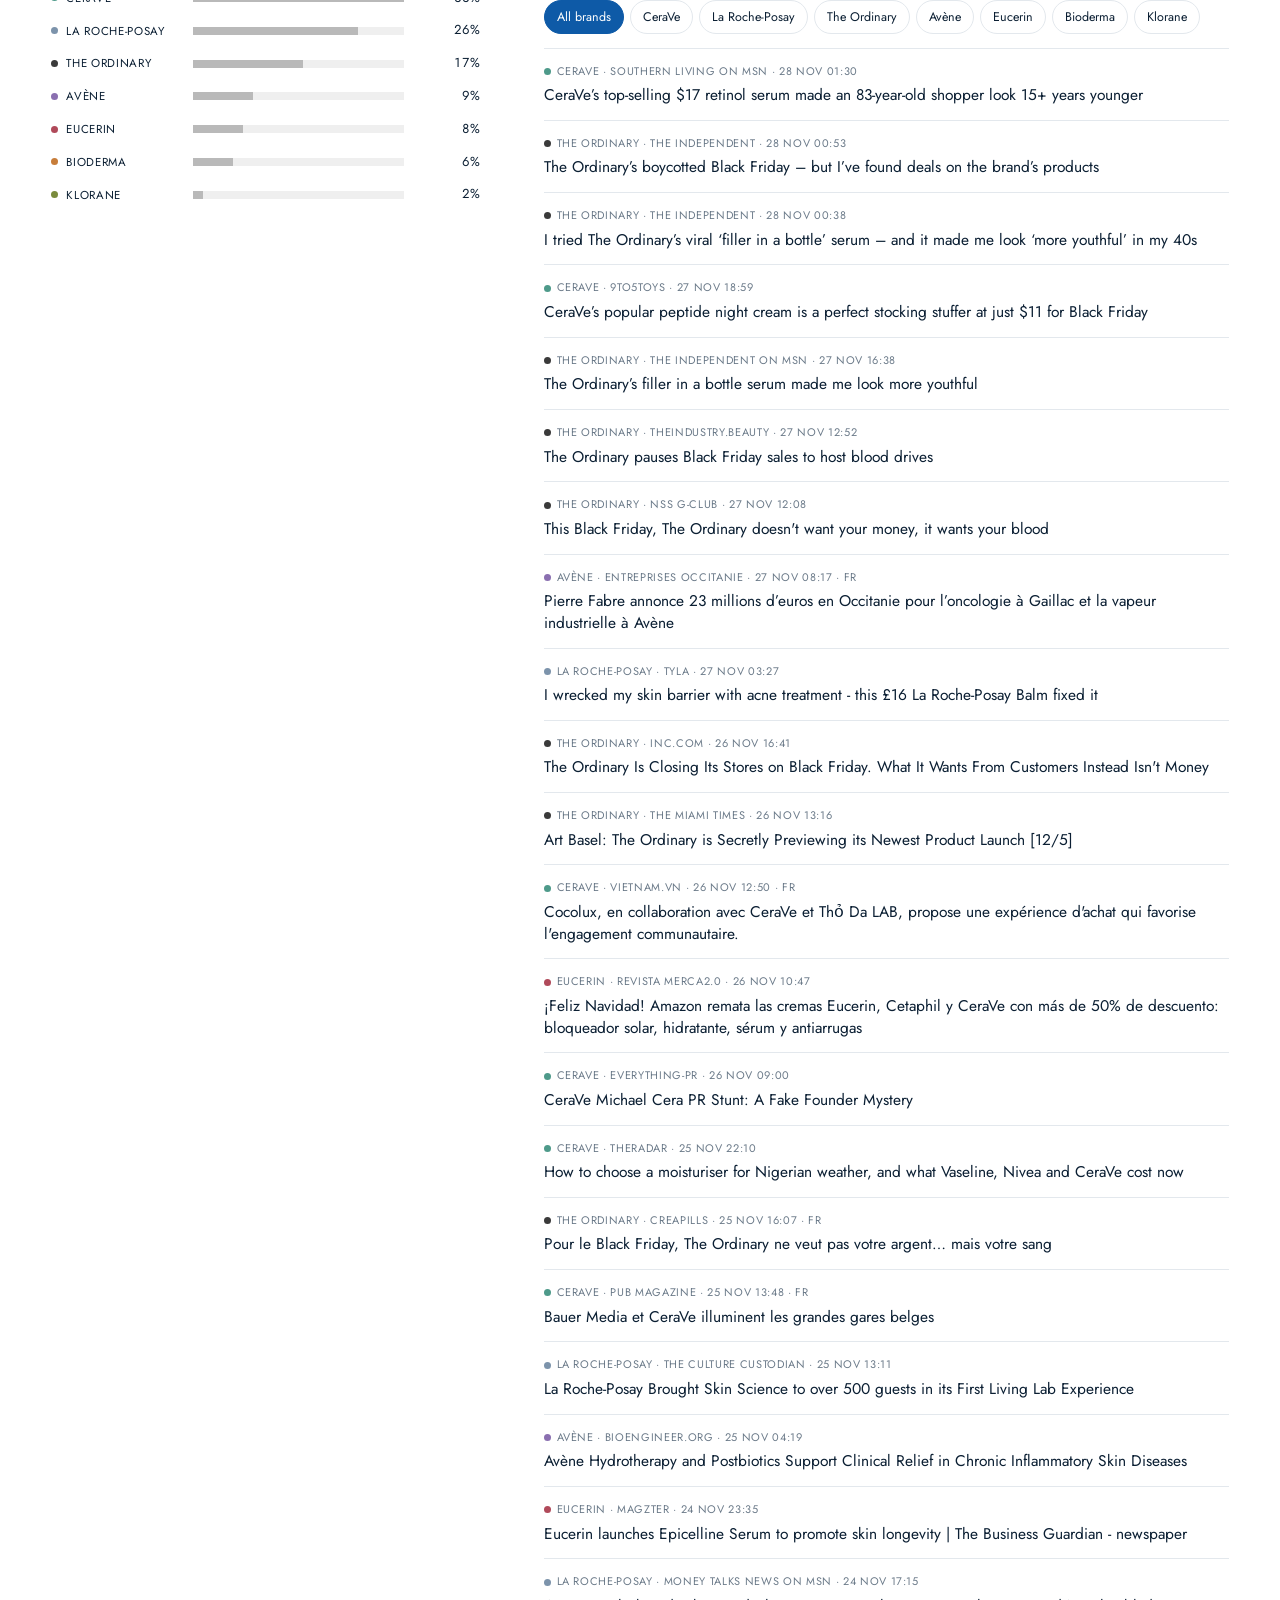
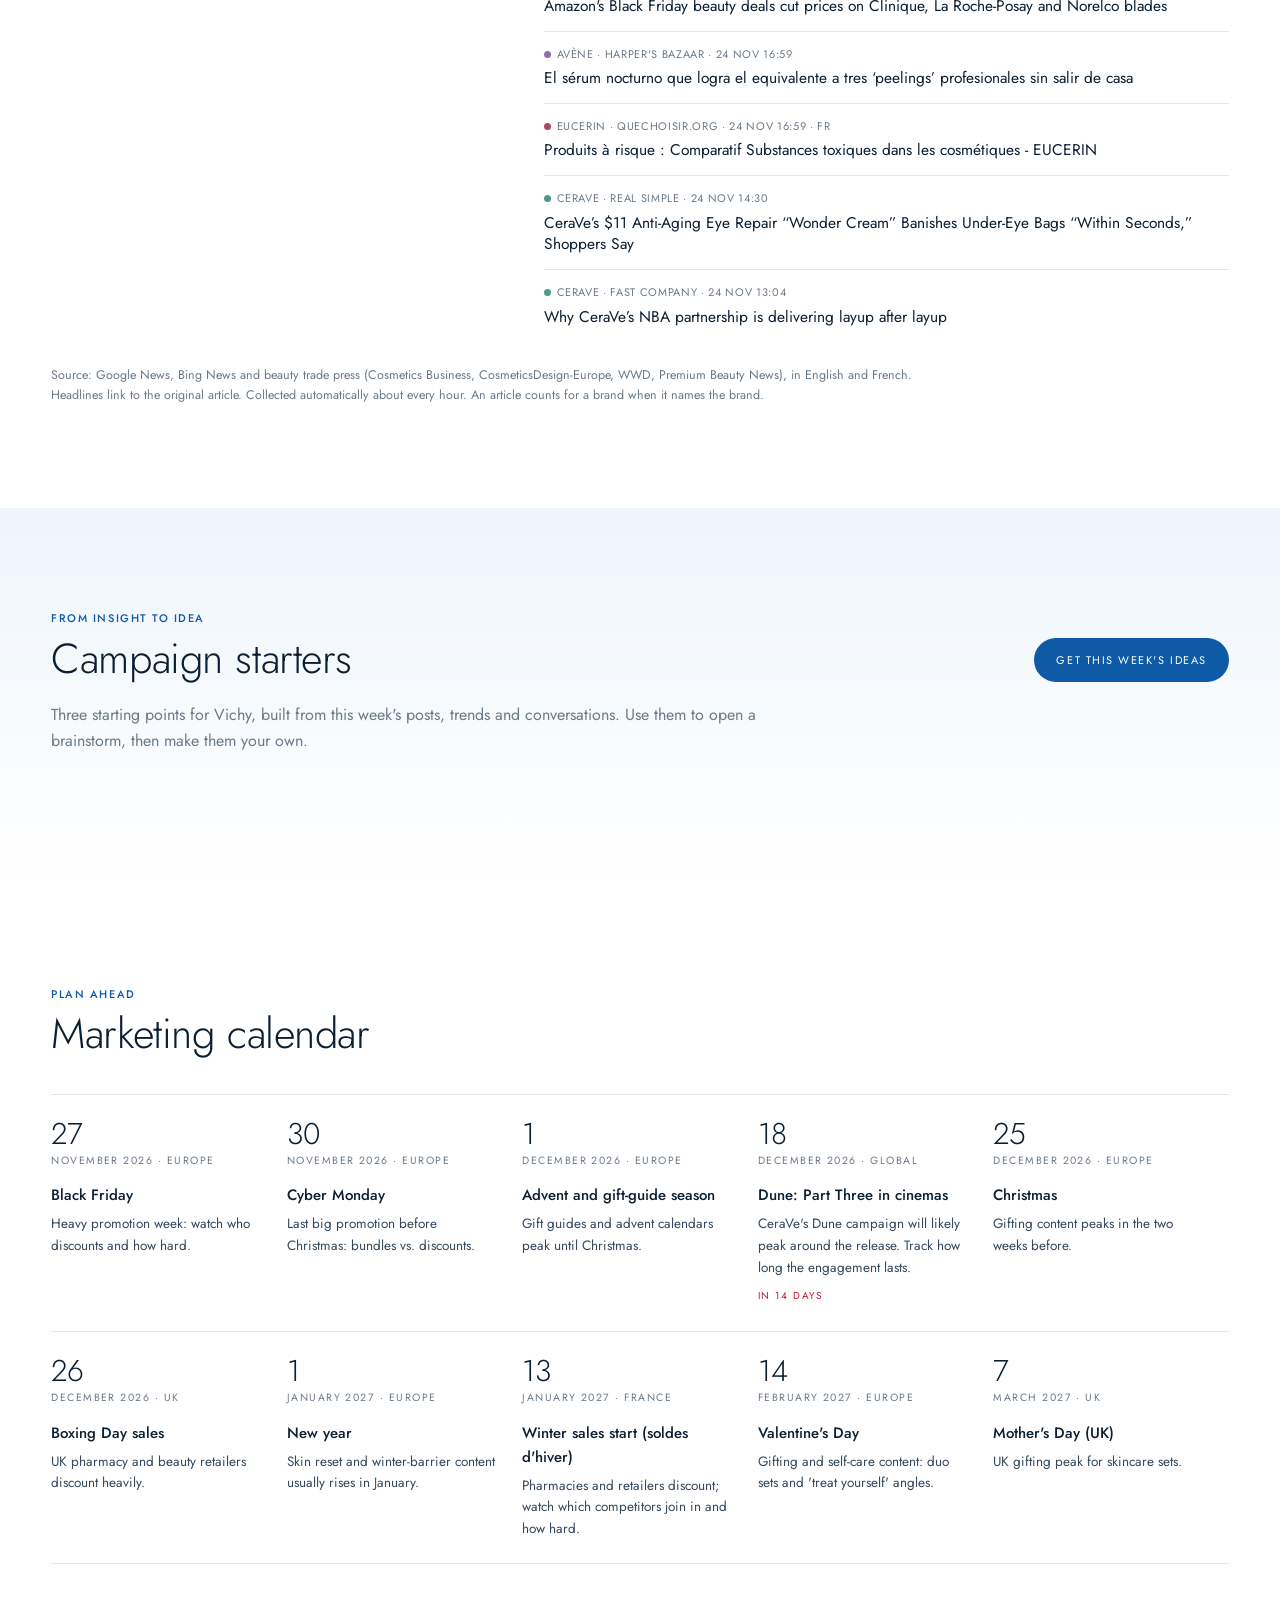
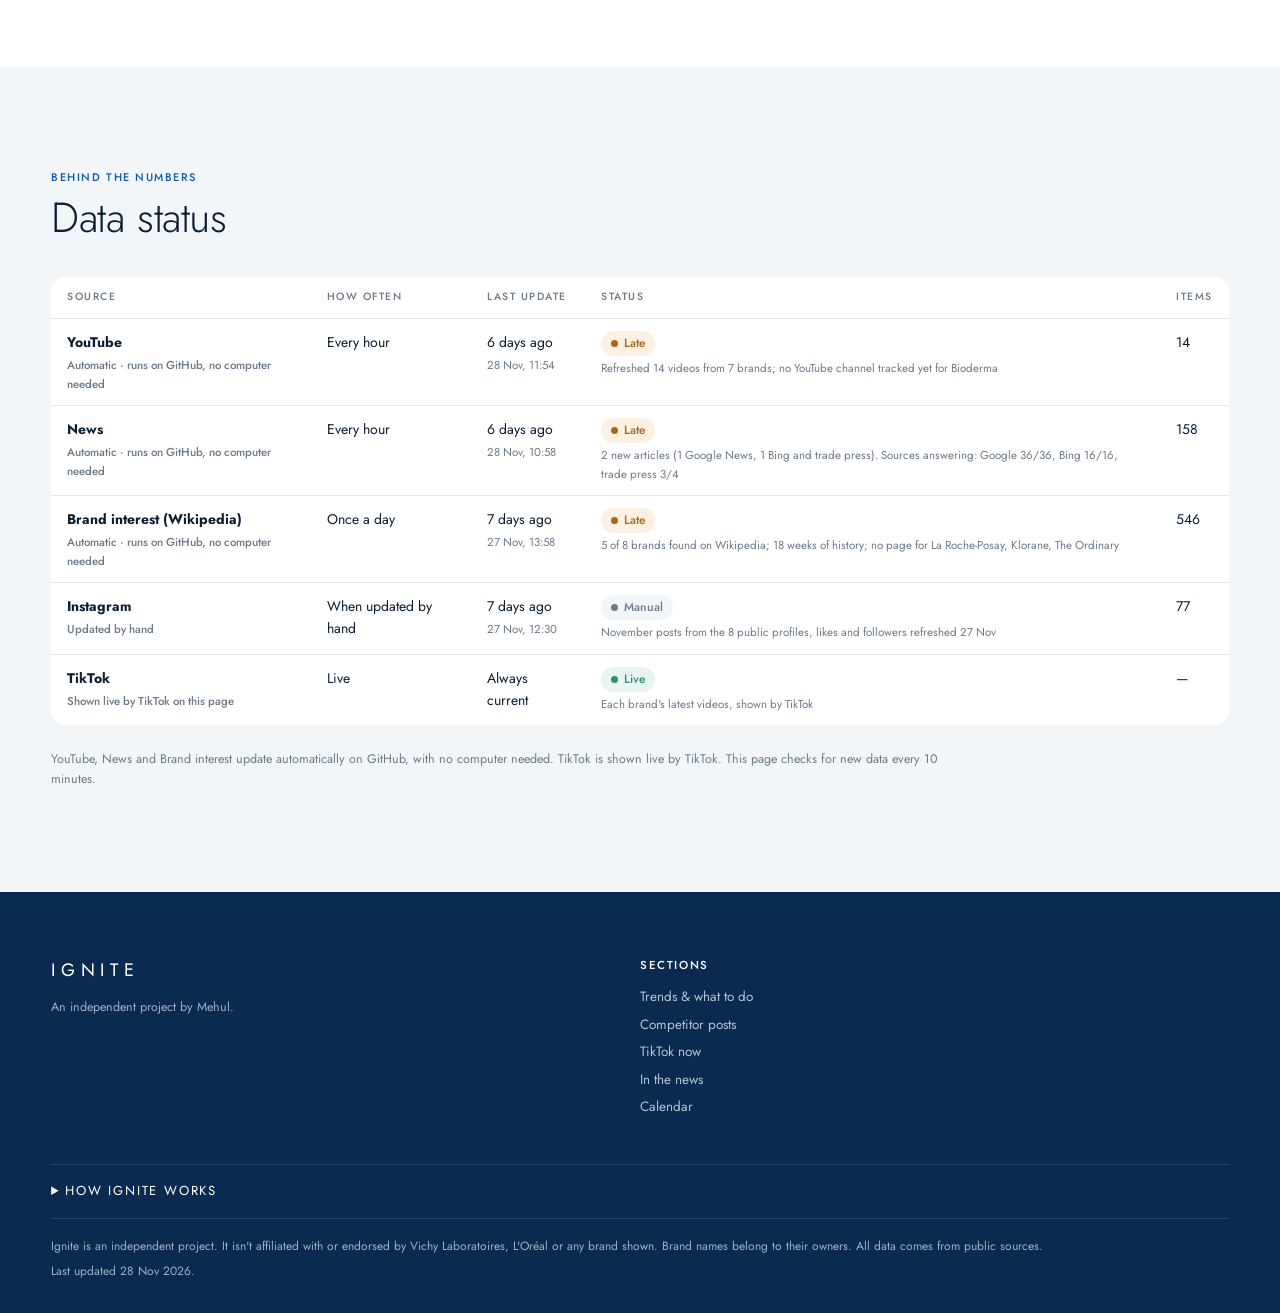
<file: ignite/index.html>
<!DOCTYPE html>
<html lang="en">
<head>
  <meta charset="UTF-8" />
  <meta name="viewport" content="width=device-width, initial-scale=1" />
  <title>Ignite</title>
  <meta name="description" content="A weekly read on what Vichy's competitors are posting, what's working and what people are saying." />
  <link rel="preconnect" href="https://fonts.googleapis.com" />
  <link rel="preconnect" href="https://fonts.gstatic.com" crossorigin />
  <link href="https://fonts.googleapis.com/css2?family=Jost:ital,wght@0,300;0,400;0,500;0,600;1,300&display=swap" rel="stylesheet" />
  <link rel="stylesheet" href="css/style.css" />
</head>
<body>
  <a class="skip" href="#posts">Skip to content</a>

  <!-- Announcement bar -->
  <div class="announce" id="announce">
    <span id="announceText">Weekly edition</span>
  </div>

  <!-- Header -->
  <header class="header" id="top">
    <div class="header__inner">
      <button class="icon-btn menu-btn" id="menuBtn" aria-label="Open menu">
        <svg viewBox="0 0 24 24"><path d="M3 7h18M3 12h18M3 17h18"/></svg>
      </button>
      <nav class="nav nav--left" aria-label="Primary">
        <a href="#brief">Trends</a>
        <a href="#posts">Posts</a>
        <a href="#working">What works</a>
        <a href="#tiktok">TikTok</a>
        <a href="#news">News</a>
        <a href="#ideas" class="claude-only">Ideas</a>
      </nav>
      <a class="wordmark" href="#top" aria-label="Ignite home">
        <span class="wordmark__main">IGNITE</span>
      </a>
      <div class="header__tools">
        <button class="ask-pill" id="askOpenBtn" aria-label="Ask Ignite">Ask</button>
        <button class="icon-btn" id="searchBtn" aria-label="Search">
          <svg viewBox="0 0 24 24"><circle cx="11" cy="11" r="7"/><path d="M20 20l-3.5-3.5"/></svg>
        </button>
      </div>
    </div>
  </header>

  <!-- Filter bar: period, market, category -->
  <div class="filterbar" id="filterbar">
    <div class="filterbar__inner">
      <div class="period" role="group" aria-label="Period">
        <span class="filterbar__label">Period</span>
        <div class="seg" id="periodPresets"></div>
        <div class="dates">
          <label><span class="visually-hidden">From</span><input type="date" id="dateFrom" /></label>
          <span class="dates__sep">to</span>
          <label><span class="visually-hidden">To</span><input type="date" id="dateTo" /></label>
        </div>
      </div>
      <div class="filterbar__right">
        <label class="select">
          <span class="visually-hidden">Category</span>
          <select id="categorySelect" aria-label="Category">
            <option value="All">All categories</option>
            <option value="Skincare">Skincare</option>
            <option value="Haircare">Haircare</option>
          </select>
        </label>
      </div>
    </div>
    <p class="filterbar__summary" id="periodSummary"></p>
  </div>

  <!-- Mobile menu -->
  <div class="mobile-menu" id="mobileMenu" hidden>
    <a href="#brief">Trends &amp; what to do</a><a href="#posts">Competitor posts</a><a href="#working">What's working</a><a href="#tiktok">TikTok now</a><a href="#health">Brand health</a>
    <a href="#news">In the news</a><a href="#ideas" class="claude-only">Campaign ideas</a><a href="#calendar">Calendar</a><a href="#status">Data status</a>
  </div>

  <main>
    <!-- Hero: insight of the week -->
    <section class="hero" id="hero">
      <div class="hero__bg" aria-hidden="true"></div>
      <div class="hero__label" id="heroLabel">Week —</div>
      <div class="hero__content">
        <span class="tag tag--light">This week's headline</span>
        <h1 class="hero__title" id="heroTitle">Loading this week's brief</h1>
        <p class="hero__text" id="heroText"></p>
        <form class="ask-hero" id="askForm" autocomplete="off">
          <label class="visually-hidden" for="askInput">Ask a question about the competition</label>
          <input id="askInput" type="text" placeholder="Ask a question, like: What worked best for competitors this week?" />
          <button type="submit">Ask</button>
        </form>
        <div class="ask-chips" id="askChips"></div>
      </div>
    </section>


    <!-- The brief -->
    <section class="section section--soft" id="brief">
      <div class="brief">
        <div class="brief__intro">
          <p class="eyebrow">Trends &amp; what to do</p>
          <h2 class="serif-title">What changed, and how Vichy can respond</h2>
          <p class="muted">Worked out automatically every time this page loads, from the latest press articles, brand posts, YouTube uploads and the marketing calendar. Each trend shows the numbers behind it and a suggested next step.</p>
        </div>
        <ol class="brief__list" id="insightList"></ol>
      </div>
      <div class="flags" id="flagList"></div>
      <p class="source" id="briefSource"></p>
    </section>


    <!-- Competitor posts of the week -->
    <section class="section" id="posts">
      <div class="section__head">
        <div>
          <p class="eyebrow">Competitor watch</p>
          <h2 class="section__title">What competitors posted</h2>
          <p class="fresh" id="postsFresh"></p>
        </div>
        <div class="posts-controls">
          <div class="tabs" id="platformTabs" role="tablist"></div>
          <label class="select select--boxed"><span class="visually-hidden">Sort posts</span><select id="sortSelect" aria-label="Sort posts"><option value="likes">Most liked first</option><option value="engagement">Highest engagement rate</option><option value="newest">Newest first</option></select></label>
          <div class="toggle" id="viewToggle" aria-label="Display"></div>
        </div>
      </div>
      <div class="chip-row" id="creatorChips" aria-label="Filter by who is on camera"></div>
      <div class="ptimeline">
        <div class="ptimeline__head">
          <h3 class="block-title">Posting timeline <button class="info" data-tip="Every post in the selected period, by brand and day. Bigger dots got more engagement. Click a dot to open the post.">i</button></h3>
          <span class="muted small" id="timelineNote"></span>
        </div>
        <div id="postTimeline"></div>
      </div>
      <p class="creative-note" id="creativeNote" hidden></p>
      <div class="grid grid--posts" id="postGrid"></div>
      <div class="grid-more"><button class="btn btn--ghost" id="showAllBtn" type="button" hidden></button></div>
      <p class="source" id="postsSource"></p>
      <p class="sowhat" id="postsSowhat"></p>
    </section>


    <!-- What's working -->
    <section class="section" id="working">
      <div class="section__head">
        <div>
          <p class="eyebrow">Across every competitor post</p>
          <h2 class="section__title">What's working right now</h2>
        </div>
        <span class="muted small" id="workingScope"></span>
      </div>
      <div class="working" id="whatsWorking"></div>
      <div class="two-col mt">
        <div>
          <h3 class="block-title">Engagement by format <button class="info" data-tip="Average engagement per format, across competitor posts.">i</button></h3>
          <div id="formatChart" class="bars"></div>
        </div>
        <div>
          <h3 class="block-title">Engagement by who's on camera <button class="info" data-tip="Dermatologist: a doctor speaks to camera. Creator: an influencer or a real customer. Brand: made by the brand itself.">i</button></h3>
          <div id="creatorChart" class="bars"></div>
        </div>
      </div>
      <div class="mt">
        <h3 class="block-title">Themes that get attention <button class="info" data-tip="Topics found in each post's title and caption (sun protection, acne, gifting, science…). Typical likes is the middle value, so one viral post can't skew it.">i</button></h3>
        <div id="themeTable"></div>
        <p class="sowhat sowhat--inline" id="themeSowhat"></p>
      </div>
      <div class="mt">
        <h3 class="block-title">When competitors post <button class="info" data-tip="Number of posts by day and time of day (Paris time) in the selected period. Darker = more posts. The figure under each count is the average engagement.">i</button></h3>
        <div id="timeHeatmap"></div>
        <p class="sowhat sowhat--inline" id="timeSowhat"></p>
      </div>
    </section>


    <!-- TikTok now -->
    <section class="section" id="tiktok">
      <div class="section__head">
        <div>
          <p class="eyebrow">Live from TikTok</p>
          <h2 class="section__title">On TikTok now</h2>
        </div>
      </div>
      <p class="muted">Each brand's latest TikTok videos, shown live by TikTok itself, so they are always current. Pick a brand.</p>
      <div class="chip-row" id="ttChips" role="tablist" aria-label="Choose a brand"></div>
      <div class="tt-embed" id="ttEmbed"></div>
      <p class="source">Source: official TikTok profile embeds. Views and likes are shown by TikTok on each video.</p>
    </section>

    <!-- Brand health -->
    <section class="section section--soft" id="health">
      <div class="section__head">
        <div>
          <p class="eyebrow">Vichy vs. competitors</p>
          <h2 class="section__title">Brand health</h2>
          <p class="fresh" id="healthFresh"></p>
        </div>
        <span class="muted small" id="healthPeriod"></span>
      </div>
      <div class="kpis" id="kpiRow"></div>
      <div class="two-col">
        <div>
          <h3 class="block-title">Share of engagement <button class="info" data-tip="Each brand's share of all likes on the tracked brands' posts in the selected period (Instagram, TikTok and YouTube). It shows who is winning attention with their own content.">i</button></h3>
          <div id="sovChart" class="bars"></div>
          <p class="sowhat" id="sovSowhat"></p>
        </div>
        <div>
          <h3 class="block-title">Instagram engagement rate <button class="info" data-tip="Average likes per Instagram post divided by the account's followers. It shows how much of each audience actually reacts, so big and small accounts can be compared fairly.">i</button></h3>
          <div id="erChart" class="bars"></div>
          <p class="sowhat" id="erSowhat"></p>
        </div>
      </div>
      <div class="mt">
        <h3 class="block-title">Brand interest <button class="info" data-tip="How many times people opened each brand's Wikipedia page (French and English) in the last 30 days, from Wikimedia's public statistics. A free sign of how much people look a brand up. Updated daily.">i</button></h3>
        <div id="interestChart" class="bars"></div>
        <p class="sowhat" id="interestSowhat"></p>
      </div>
      <div class="mt">
        <h3 class="block-title">Audience by platform <button class="info" data-tip="Followers (Instagram) and subscribers (YouTube) on each brand's main account, as shown on the public profile on the date checked. YouTube is updated automatically every hour.">i</button></h3>
        <div id="audienceTable"></div>
      </div>
      <p class="source" id="healthSource"></p>
    </section>


    <!-- In the news -->
    <section class="section" id="news">
      <div class="section__head">
        <div>
          <p class="eyebrow">Press coverage</p>
          <h2 class="section__title">In the news</h2>
          <p class="fresh" id="newsFresh"></p>
        </div>
      </div>
      <p class="sowhat" id="newsSowhat"></p>
      <div class="notice" id="newsNotice" hidden>
        <p><strong>Not tracked yet.</strong> Press coverage comes from Google News in English and French, free and public. It updates about every hour once the news engine has run.</p>
      </div>
      <div class="news" id="newsBody">
        <div>
          <h3 class="block-title">Share of press coverage <button class="info" data-tip="Each brand's share of all news articles about the tracked brands in the selected period, from Google News, Bing and beauty trade press. A simple, free stand-in for share of voice in the press.">i</button></h3>
          <div id="pressChart" class="bars"></div>
        </div>
        <div>
          <div class="news__head">
            <h3 class="block-title">Latest articles</h3>
            <div class="chip-row chip-row--tight" id="newsChips"></div>
          </div>
          <div id="newsList" class="news__list"></div>
        </div>
      </div>
      <p class="source" id="newsSource"></p>
    </section>


    <!-- Campaign starters -->
    <section class="section section--ideas claude-only" id="ideas">
      <div class="section__head">
        <div>
          <p class="eyebrow">From insight to idea</p>
          <h2 class="section__title">Campaign starters</h2>
        </div>
        <button class="btn btn--light" id="ideasBtn" type="button">Get this week's ideas</button>
      </div>
      <p class="muted ideas__intro">Three starting points for Vichy, built from this week's posts, trends and conversations. Use them to open a brainstorm, then make them your own.</p>
      <div class="ideas" id="ideasGrid"></div>
    </section>


    <!-- Calendar -->
    <section class="section" id="calendar">
      <div class="section__head">
        <div>
          <p class="eyebrow">Plan ahead</p>
          <h2 class="section__title">Marketing calendar</h2>
        </div>
      </div>
      <div class="timeline" id="timeline"></div>
    </section>

    <!-- Data status -->
    <section class="section section--soft" id="status">
      <div class="section__head">
        <div>
          <p class="eyebrow">Behind the numbers</p>
          <h2 class="section__title">Data status</h2>
        </div>
      </div>
      <div id="statusTable"></div>
      <p class="source">YouTube, News and Brand interest update automatically on GitHub, with no computer needed. TikTok is shown live by TikTok. This page checks for new data every 10 minutes.</p>
    </section>
  </main>

  <!-- Footer -->
  <footer class="footer">
    <div class="footer__grid">
      <div>
        <p class="footer__brand">IGNITE</p>
        <p class="muted small">An independent project by Mehul.</p>
      </div>
      <div>
        <p class="footer__head">Sections</p>
        <a href="#brief">Trends &amp; what to do</a><a href="#posts">Competitor posts</a><a href="#tiktok">TikTok now</a><a href="#news">In the news</a><a href="#calendar">Calendar</a>
      </div>
    </div>
    <details class="footer__how" id="method">
      <summary>How Ignite works</summary>
      <p>Ignite tracks what Vichy and seven competitors (La Roche-Posay, Avène, Bioderma, CeraVe, Eucerin, Klorane, The Ordinary) publish on their public Instagram, TikTok and YouTube accounts. Every number comes from those public pages: likes, comments and views as shown on each post, and followers as shown on each profile. Nothing is estimated or made up. Sections that aren't tracked yet say so.</p>
      <p>How to read it: Instagram engagement is likes divided by followers; TikTok and YouTube engagement is likes and comments divided by views. The two aren't compared directly. Share of engagement is each brand's share of all likes on the tracked posts. Times are Paris time. The tool is free and built only on public data.</p>
    </details>
    <p class="footer__legal">Ignite is an independent project. It isn't affiliated with or endorsed by Vichy Laboratoires, L'Oréal or any brand shown. Brand names belong to their owners. All data comes from public sources.</p>
    <p class="footer__legal" id="footerUpdated"></p>
  </footer>

  <!-- Quick view drawer -->
  <div class="drawer-backdrop" id="drawerBackdrop" hidden></div>
  <aside class="drawer" id="drawer" aria-hidden="true" aria-label="Post details">
    <div class="drawer__head">
      <span class="eyebrow" id="drawerEyebrow">Quick view</span>
      <button class="icon-btn" id="drawerClose" aria-label="Close">
        <svg viewBox="0 0 24 24"><path d="M6 6l12 12M18 6L6 18"/></svg>
      </button>
    </div>
    <div class="drawer__body" id="drawerBody"></div>
  </aside>

  <!-- Ask panel -->
  <div class="drawer-backdrop" id="askBackdrop" hidden></div>
  <aside class="drawer drawer--ask" id="askPanel" aria-hidden="true" aria-label="Ask Ignite">
    <div class="drawer__head">
      <span class="eyebrow">Ask Ignite</span>
      <button class="icon-btn" id="askClose" aria-label="Close">
        <svg viewBox="0 0 24 24"><path d="M6 6l12 12M18 6L6 18"/></svg>
      </button>
    </div>
    <div class="ask-thread" id="askThread"></div>
    <form class="ask-compose" id="askForm2" autocomplete="off">
      <input id="askInput2" type="text" placeholder="Ask a follow-up" aria-label="Ask a follow-up question" />
      <button type="submit">Ask</button>
    </form>
  </aside>

  <!-- Search overlay -->
  <div class="search" id="search" hidden>
    <div class="search__inner">
      <div class="search__bar">
        <svg viewBox="0 0 24 24"><circle cx="11" cy="11" r="7"/><path d="M20 20l-3.5-3.5"/></svg>
        <input id="searchInput" type="search" placeholder="Search a brand, product or topic" autocomplete="off" />
        <button class="icon-btn" id="searchClose" aria-label="Close search">
          <svg viewBox="0 0 24 24"><path d="M6 6l12 12M18 6L6 18"/></svg>
        </button>
      </div>
      <div class="search__popular" id="searchPopular"></div>
      <div class="search__results" id="searchResults"></div>
    </div>
  </div>

  <div class="tooltip" id="tooltip" role="tooltip" hidden></div>

  <script src="js/config.js"></script>
  <script src="js/data.js"></script>
  <script src="js/insights.js"></script>
  <script src="js/trends.js"></script>
  <script src="js/app.js"></script>
  <script src="js/ask.js"></script>
</body>
</html>
</file>
<file: css/style.css>
/* ============ Ignite — styles ============ */
:root {
  --ink: #111111;
  --ink-2: #3a3a3a;
  --muted: #767676;
  --line: #e6e6e6;
  --soft: #f6f5f2;
  --bg: #ffffff;
  --navy: #112b46;
  --pos: #2e7d5b;
  --neu: #9a9a9a;
  --neg: #b54848;
  --sans: "Jost", "Helvetica Neue", Arial, sans-serif;
  --serif: "Cormorant Garamond", Georgia, serif;
  --track: 0.14em;
  --pad: clamp(20px, 4vw, 56px);
}

* { box-sizing: border-box; }
[hidden] { display: none !important; }
html { scroll-behavior: smooth; scroll-padding-top: 90px; }
body {
  margin: 0; font-family: var(--sans); font-weight: 400; color: var(--ink);
  background: var(--bg); font-size: 15px; line-height: 1.6; -webkit-font-smoothing: antialiased;
}
a { color: inherit; text-decoration: none; }
button { font-family: inherit; color: inherit; }
svg { width: 20px; height: 20px; fill: none; stroke: currentColor; stroke-width: 1.4; }
.visually-hidden { position: absolute; width: 1px; height: 1px; overflow: hidden; clip: rect(0 0 0 0); }
.skip { position: absolute; left: -999px; top: 8px; background: var(--ink); color: #fff; padding: 8px 14px; z-index: 100; }
.skip:focus { left: 8px; }
.muted { color: var(--muted); }
.small { font-size: 12.5px; }
.mt { margin-top: 36px; }

/* Announcement */
.announce {
  background: var(--ink); color: #fff; text-align: center; font-size: 11px;
  letter-spacing: var(--track); text-transform: uppercase; padding: 9px 16px;
}
.announce.is-sample { background: var(--navy); }

/* Header */
.header { position: sticky; top: 0; z-index: 40; background: rgba(255,255,255,.96); backdrop-filter: blur(8px); border-bottom: 1px solid var(--line); }
.header__inner { display: grid; grid-template-columns: 1fr auto 1fr; align-items: center; padding: 14px var(--pad); gap: 16px; }
.nav { display: flex; gap: 26px; }
.nav a, .tabs button, .eyebrow, .tag, .link-arrow, .select select, .footer__head {
  font-size: 11.5px; letter-spacing: var(--track); text-transform: uppercase; font-weight: 500;
}
.nav a { position: relative; padding: 4px 0; }
.nav a::after { content: ""; position: absolute; left: 0; bottom: 0; width: 0; height: 1px; background: currentColor; transition: width .25s; }
.nav a:hover::after { width: 100%; }
.wordmark { text-align: center; line-height: 1.1; }
.wordmark__main { display: block; font-size: 22px; letter-spacing: 0.32em; font-weight: 500; margin-right: -0.32em; }
.wordmark__sub { display: block; font-size: 10px; letter-spacing: 0.2em; text-transform: uppercase; color: var(--muted); margin-top: 4px; }
.header__tools { display: flex; justify-content: flex-end; align-items: center; gap: 10px; }
.select select {
  appearance: none; border: 0; background: transparent; padding: 6px 18px 6px 4px; cursor: pointer; color: var(--ink);
  background-image: linear-gradient(45deg, transparent 50%, var(--ink) 50%), linear-gradient(135deg, var(--ink) 50%, transparent 50%);
  background-position: calc(100% - 8px) 52%, calc(100% - 4px) 52%; background-size: 4px 4px; background-repeat: no-repeat;
}
.icon-btn { background: none; border: 0; padding: 8px; cursor: pointer; display: inline-flex; }
.menu-btn { display: none; }
.mobile-menu { display: flex; flex-direction: column; border-bottom: 1px solid var(--line); background: #fff; position: sticky; top: 64px; z-index: 39; }
.mobile-menu a { padding: 14px var(--pad); border-top: 1px solid var(--line); font-size: 12px; letter-spacing: var(--track); text-transform: uppercase; }

/* Hero */
.hero { position: relative; min-height: 78vh; color: #fff; display: flex; align-items: flex-end; overflow: hidden; background: var(--navy); }
.hero__bg {
  position: absolute; inset: -20%;
  background:
    radial-gradient(40% 50% at 20% 30%, rgba(255,255,255,.10), transparent 60%),
    radial-gradient(35% 45% at 80% 70%, rgba(120,170,200,.18), transparent 60%),
    radial-gradient(50% 60% at 60% 20%, rgba(15,92,92,.45), transparent 70%),
    linear-gradient(160deg, #112b46 0%, #0b1d30 100%);
  animation: drift 18s ease-in-out infinite alternate;
}
@keyframes drift { from { transform: translate3d(0,0,0) scale(1); } to { transform: translate3d(-4%,3%,0) scale(1.08); } }
.hero__label { position: absolute; top: 28px; left: var(--pad); font-size: 11px; letter-spacing: var(--track); text-transform: uppercase; opacity: .85; z-index: 1; }
.hero__content { position: relative; z-index: 1; padding: 0 var(--pad) clamp(40px, 7vw, 88px); max-width: 980px; }
.hero__title { font-family: var(--serif); font-weight: 400; font-size: clamp(36px, 5.4vw, 72px); line-height: 1.05; margin: 18px 0 18px; letter-spacing: -0.01em; }
.hero__text { max-width: 620px; font-weight: 300; font-size: 17px; opacity: .9; margin: 0 0 28px; }
.tag { display: inline-block; border: 1px solid currentColor; padding: 5px 10px; font-size: 10.5px; }
.tag--light { color: #fff; }
.link-arrow { display: inline-flex; gap: 10px; align-items: center; border-bottom: 1px solid currentColor; padding-bottom: 4px; }
.link-arrow::after { content: "→"; letter-spacing: 0; transition: transform .2s; }
.link-arrow:hover::after { transform: translateX(4px); }

/* Sections */
.section { padding: clamp(56px, 8vw, 104px) var(--pad); }
.section--soft { background: var(--soft); }
.section__head { display: flex; justify-content: space-between; align-items: flex-end; gap: 20px; margin-bottom: 36px; flex-wrap: wrap; }
.eyebrow { color: var(--muted); margin: 0 0 8px; font-size: 11px; }
.section__title { margin: 0; font-size: clamp(22px, 2.6vw, 30px); font-weight: 400; letter-spacing: 0.12em; text-transform: uppercase; }
.serif-title { font-family: var(--serif); font-weight: 400; font-size: clamp(30px, 3.6vw, 46px); line-height: 1.1; margin: 0 0 16px; }
.block-title { font-size: 12px; letter-spacing: var(--track); text-transform: uppercase; font-weight: 500; margin: 0 0 18px; display: flex; align-items: center; gap: 8px; }
.sowhat { margin: 22px 0 0; padding-left: 14px; border-left: 2px solid var(--ink); font-size: 14px; color: var(--ink-2); max-width: 760px; }
.sowhat:empty { display: none; }
.sowhat strong { font-weight: 500; }
.info { width: 16px; height: 16px; border-radius: 50%; border: 1px solid var(--muted); color: var(--muted); font-size: 10px; line-height: 14px; padding: 0; background: none; cursor: help; font-style: italic; font-family: var(--serif); }
.tooltip { position: fixed; z-index: 90; max-width: 260px; background: var(--ink); color: #fff; font-size: 12.5px; padding: 10px 12px; line-height: 1.45; pointer-events: none; }
.two-col { display: grid; grid-template-columns: 1fr 1fr; gap: clamp(32px, 5vw, 72px); }

/* Tabs */
.tabs { display: flex; gap: 6px; flex-wrap: wrap; }
.tabs button { background: none; border: 1px solid var(--line); padding: 8px 14px; cursor: pointer; font-size: 10.5px; transition: all .2s; }
.tabs button:hover { border-color: var(--ink); }
.tabs button[aria-selected="true"] { background: var(--ink); color: #fff; border-color: var(--ink); }

/* Post grid — product-card style */
.grid { display: grid; gap: 40px 22px; }
.grid--posts { grid-template-columns: repeat(4, 1fr); }
.grid--products { grid-template-columns: repeat(3, 1fr); }
.card { position: relative; cursor: pointer; }
.card__media { position: relative; aspect-ratio: 4 / 5; overflow: hidden; color: #fff; }
.card__tile {
  position: absolute; inset: 0; padding: 18px; display: flex; flex-direction: column; justify-content: space-between;
  transition: transform .6s cubic-bezier(.2,.7,.2,1);
}
.card__tile::before { content: ""; position: absolute; inset: 0; background: linear-gradient(165deg, rgba(255,255,255,.12) 0%, rgba(0,0,0,0) 45%, rgba(0,0,0,.28) 100%); }
.card__tile > * { position: relative; }
.card:hover .card__tile { transform: scale(1.035); }
.card__top { display: flex; justify-content: space-between; gap: 10px; font-size: 10px; letter-spacing: var(--track); text-transform: uppercase; }
.card__rank { font-family: var(--serif); font-size: 15px; letter-spacing: 0; }
.card__topic { font-family: var(--serif); font-size: clamp(20px, 1.9vw, 26px); line-height: 1.12; }
.card__product { font-size: 10.5px; letter-spacing: var(--track); text-transform: uppercase; opacity: .85; }
.card__hover {
  position: absolute; inset: auto 0 0 0; background: rgba(255,255,255,.96); color: var(--ink); padding: 14px 16px;
  display: grid; grid-template-columns: repeat(3, 1fr); gap: 4px; text-align: center;
  transform: translateY(100%); transition: transform .35s ease;
}
.card:hover .card__hover, .card:focus-within .card__hover { transform: translateY(0); }
.card__hover b { display: block; font-weight: 500; font-size: 15px; }
.card__hover span { font-size: 9.5px; letter-spacing: var(--track); text-transform: uppercase; color: var(--muted); }
.card__info { padding-top: 14px; }
.card__brand { font-size: 12px; letter-spacing: var(--track); text-transform: uppercase; font-weight: 500; display: flex; align-items: center; gap: 8px; }
.dot { width: 7px; height: 7px; border-radius: 50%; display: inline-block; flex: none; }
.card__metric { margin-top: 4px; font-size: 14px; }
.card__metric small { color: var(--muted); }
.card__note { font-size: 10.5px; letter-spacing: var(--track); text-transform: uppercase; color: var(--muted); margin-top: 4px; }
.card__btn {
  margin-top: 10px; background: none; border: 0; border-bottom: 1px solid var(--ink); padding: 0 0 3px; cursor: pointer;
  font-size: 10.5px; letter-spacing: var(--track); text-transform: uppercase; font-weight: 500;
}
.badge-top { position: absolute; top: 12px; left: 12px; z-index: 2; background: #fff; color: var(--ink); font-size: 9.5px; letter-spacing: var(--track); text-transform: uppercase; padding: 4px 8px; }
.empty { grid-column: 1 / -1; padding: 48px; text-align: center; color: var(--muted); border: 1px dashed var(--line); font-size: 14px; }

/* Brief */
.brief { display: grid; grid-template-columns: 1fr 2fr; gap: clamp(32px, 6vw, 96px); }
.brief__list { list-style: none; margin: 0; padding: 0; counter-reset: i; }
.brief__list li { counter-increment: i; display: grid; grid-template-columns: 56px 1fr; gap: 10px; padding: 26px 0; border-top: 1px solid #dcdad5; }
.brief__list li:last-child { border-bottom: 1px solid #dcdad5; }
.brief__list li::before { content: "0" counter(i); font-family: var(--serif); font-size: 30px; line-height: 1; }
.brief__list h3 { margin: 0 0 6px; font-size: 18px; font-weight: 500; }
.brief__list p { margin: 0; color: var(--ink-2); }
.brief__meta { margin-top: 10px !important; font-size: 10.5px; letter-spacing: var(--track); text-transform: uppercase; color: var(--muted) !important; }
.flags { display: grid; grid-template-columns: repeat(auto-fit, minmax(240px, 1fr)); gap: 14px; margin-top: 48px; }
.flag { background: #fff; padding: 20px; border-top: 2px solid var(--ink); }
.flag--alert { border-top-color: var(--neg); }
.flag--opportunity { border-top-color: var(--pos); }
.flag p { margin: 0; font-size: 14px; color: var(--ink-2); }
.flag .eyebrow { margin-bottom: 8px; }

/* KPIs */
.kpis { display: grid; grid-template-columns: repeat(4, 1fr); border-top: 1px solid var(--ink); border-bottom: 1px solid var(--line); margin-bottom: 56px; }
.kpi { padding: 26px 22px 26px 0; }
.kpi + .kpi { padding-left: 22px; border-left: 1px solid var(--line); }
.kpi__label { font-size: 11px; letter-spacing: var(--track); text-transform: uppercase; color: var(--muted); display: flex; gap: 8px; align-items: center; }
.kpi__value { font-size: clamp(30px, 3.4vw, 44px); font-weight: 300; line-height: 1.15; margin: 8px 0 4px; font-variant-numeric: tabular-nums; }
.delta { font-size: 12.5px; font-weight: 500; }
.delta--up { color: var(--pos); }
.delta--down { color: var(--neg); }
.delta--flat { color: var(--muted); }
.spark { display: block; margin-top: 10px; width: 100%; height: 28px; }

/* Bars */
.bars { display: flex; flex-direction: column; gap: 12px; }
.bar { display: grid; grid-template-columns: 130px 1fr 64px; align-items: center; gap: 12px; font-size: 13px; }
.bar__name { letter-spacing: 0.06em; text-transform: uppercase; font-size: 11.5px; display: flex; gap: 8px; align-items: center; }
.bar__track { height: 8px; background: #efefef; position: relative; }
.bar__fill { position: absolute; inset: 0 auto 0 0; transition: width .8s cubic-bezier(.2,.7,.2,1); }
.bar__val { text-align: right; font-variant-numeric: tabular-nums; }
.bar--hl .bar__name, .bar--hl .bar__val { font-weight: 600; }

/* Rank lists */
.rank-list { display: flex; flex-direction: column; }
.rank { display: grid; grid-template-columns: 28px 1fr auto; gap: 12px; align-items: center; padding: 13px 0; border-top: 1px solid #dcdad5; }
.section:not(.section--soft) .rank { border-top-color: var(--line); }
.rank__n { font-family: var(--serif); font-size: 18px; color: var(--muted); }
.rank__name { font-size: 15px; }
.rank__meta { font-size: 10.5px; letter-spacing: var(--track); text-transform: uppercase; color: var(--muted); }
.rank__val { text-align: right; font-variant-numeric: tabular-nums; font-size: 14px; }
.chip { display: inline-block; font-size: 10px; letter-spacing: 0.1em; text-transform: uppercase; border: 1px solid currentColor; padding: 2px 7px; margin-left: 6px; }
.chip--High { color: var(--pos); } .chip--Medium { color: #a57a2a; } .chip--Low { color: var(--muted); }
.tag-table .rank { grid-template-columns: 1fr auto; }

/* Opportunity map */
.opp { display: grid; grid-template-columns: 2fr 1fr; gap: 40px; align-items: start; }
.opp__chart svg { width: 100%; height: auto; stroke: none; font-family: var(--sans); }
.opp__chart .pt { cursor: pointer; transition: r .2s; }
.opp__chart .pt:hover, .opp__chart .pt.is-active { r: 9; }
.opp__detail { border-top: 1px solid var(--ink); padding-top: 20px; min-height: 180px; }
.opp__detail h3 { font-family: var(--serif); font-weight: 400; font-size: 28px; margin: 0 0 10px; }
.opp__legend { margin-top: 28px; font-size: 13px; color: var(--ink-2); }
.opp__legend p { margin: 0 0 6px; }
.opp__legend strong { font-weight: 500; }

/* Listening */
.listening { display: grid; grid-template-columns: 1fr 1.6fr; gap: clamp(32px, 5vw, 72px); }
.sent-row { display: grid; grid-template-columns: 90px 1fr; align-items: center; gap: 12px; margin-bottom: 10px; font-size: 11.5px; letter-spacing: 0.08em; text-transform: uppercase; }
.sent-bar { display: flex; height: 10px; overflow: hidden; background: #e8e8e8; }
.sent-bar span { display: block; height: 100%; }
.sent-legend { display: flex; gap: 16px; font-size: 11px; color: var(--muted); margin-top: 8px; }
.sent-legend i { display: inline-block; width: 8px; height: 8px; margin-right: 6px; }
.mention { background: #fff; padding: 20px 22px; margin-bottom: 12px; border-left: 3px solid var(--neu); }
.mention--Positive { border-left-color: var(--pos); }
.mention--Negative { border-left-color: var(--neg); }
.mention p { margin: 8px 0 0; font-size: 15px; }
.mention__meta { display: flex; flex-wrap: wrap; gap: 6px 14px; font-size: 10.5px; letter-spacing: var(--track); text-transform: uppercase; color: var(--muted); }
.mention__meta .s-Positive { color: var(--pos); } .mention__meta .s-Negative { color: var(--neg); }

/* Product cards */
.pcard__media { aspect-ratio: 5 / 4; background: var(--soft); position: relative; padding: 22px; display: flex; flex-direction: column; justify-content: space-between; overflow: hidden; }
.pcard__media::after { content: ""; position: absolute; right: -40px; bottom: -40px; width: 180px; height: 180px; border-radius: 50%; border: 1px solid rgba(17,43,70,.12); }
.pcard__cat { font-size: 10px; letter-spacing: var(--track); text-transform: uppercase; color: var(--muted); }
.pcard__name { font-family: var(--serif); font-size: 34px; line-height: 1; }
.pcard__num { font-size: 13px; color: var(--ink-2); }
.pcard__num b { font-size: 28px; font-weight: 300; margin-right: 6px; color: var(--ink); }

/* Brand blocks */
.brand-blocks { display: grid; grid-template-columns: repeat(3, 1fr); gap: 22px; }
.bblock { background: #fff; display: flex; flex-direction: column; }
.bblock__media { aspect-ratio: 16 / 9; position: relative; color: #fff; padding: 20px; display: flex; align-items: flex-end; }
.bblock__media::before { content: ""; position: absolute; inset: 0; background: linear-gradient(165deg, rgba(255,255,255,.14), rgba(0,0,0,.25)); }
.bblock__name { position: relative; font-size: 20px; letter-spacing: 0.2em; text-transform: uppercase; font-weight: 400; }
.bblock__body { padding: 22px; flex: 1; display: flex; flex-direction: column; }
.bblock__body p { margin: 0 0 16px; color: var(--ink-2); font-size: 14px; }
.bblock__stats { display: grid; grid-template-columns: repeat(3, 1fr); border-top: 1px solid var(--line); padding-top: 14px; margin-bottom: 18px; margin-top: auto; }
.bblock__stats b { display: block; font-weight: 400; font-size: 18px; }
.bblock__stats span { font-size: 9.5px; letter-spacing: var(--track); text-transform: uppercase; color: var(--muted); }
.working { display: grid; grid-template-columns: repeat(3, 1fr); gap: 22px; margin-top: 48px; border-top: 1px solid var(--ink); padding-top: 28px; }
.working h4 { margin: 0 0 6px; font-size: 11px; letter-spacing: var(--track); text-transform: uppercase; color: var(--muted); font-weight: 500; }
.working p { margin: 0; font-family: var(--serif); font-size: 24px; line-height: 1.2; }
.working small { display: block; font-family: var(--sans); font-size: 13px; color: var(--muted); margin-top: 6px; }

/* Timeline */
.timeline { display: grid; grid-template-columns: repeat(auto-fit, minmax(220px, 1fr)); border-top: 1px solid var(--ink); }
.tl { padding: 24px 22px 24px 0; border-bottom: 1px solid var(--line); }
.tl__date { font-family: var(--serif); font-size: 30px; line-height: 1; }
.tl__month { font-size: 10.5px; letter-spacing: var(--track); text-transform: uppercase; color: var(--muted); margin: 4px 0 14px; }
.tl h3 { margin: 0 0 6px; font-size: 15px; font-weight: 500; }
.tl p { margin: 0; font-size: 13.5px; color: var(--ink-2); }
.tl__soon { display: inline-block; margin-top: 10px; font-size: 10px; letter-spacing: var(--track); text-transform: uppercase; color: var(--neg); }

/* Method */
.method { display: grid; grid-template-columns: 1.4fr 1fr; gap: clamp(32px, 6vw, 96px); }
.method p { max-width: 640px; }
.glossary { margin: 0; border-top: 1px solid var(--ink); }
.glossary dt { font-size: 11px; letter-spacing: var(--track); text-transform: uppercase; font-weight: 500; padding-top: 16px; }
.glossary dd { margin: 4px 0 0; padding-bottom: 16px; border-bottom: 1px solid #dcdad5; color: var(--ink-2); font-size: 14px; }

/* Footer */
.footer { background: var(--ink); color: #d9d9d9; padding: 64px var(--pad) 32px; }
.footer__grid { display: grid; grid-template-columns: 2fr 1fr 1fr; gap: 32px; margin-bottom: 40px; }
.footer__brand { color: #fff; letter-spacing: 0.32em; font-size: 18px; margin: 0 0 8px; }
.footer__head { color: #fff; margin: 0 0 12px; }
.footer a, .footer__markets button { display: block; font-size: 13.5px; margin-bottom: 6px; color: #bdbdbd; }
.footer__markets button { background: none; border: 0; padding: 0; cursor: pointer; text-align: left; }
.footer__markets button[aria-pressed="true"] { color: #fff; text-decoration: underline; text-underline-offset: 4px; }
.footer a:hover, .footer__markets button:hover { color: #fff; }
.footer__legal { border-top: 1px solid #333; padding-top: 18px; margin: 0; font-size: 12px; color: #9a9a9a; }
.footer__legal + .footer__legal { border: 0; padding-top: 6px; }

/* Drawer */
.drawer-backdrop { position: fixed; inset: 0; background: rgba(0,0,0,.35); z-index: 60; }
.drawer { position: fixed; top: 0; right: 0; height: 100%; width: min(460px, 100%); background: #fff; z-index: 61; transform: translateX(100%); transition: transform .4s cubic-bezier(.2,.7,.2,1); display: flex; flex-direction: column; }
.drawer.is-open { transform: translateX(0); }
.drawer__head { display: flex; justify-content: space-between; align-items: center; padding: 16px 24px; border-bottom: 1px solid var(--line); }
.drawer__head .eyebrow { margin: 0; }
.drawer__body { padding: 24px; overflow-y: auto; }
.drawer__tile { aspect-ratio: 16 / 10; color: #fff; padding: 20px; display: flex; flex-direction: column; justify-content: flex-end; position: relative; margin-bottom: 22px; }
.drawer__tile::before { content: ""; position: absolute; inset: 0; background: linear-gradient(165deg, rgba(255,255,255,.12), rgba(0,0,0,.3)); }
.drawer__tile > * { position: relative; }
.drawer h3 { font-family: var(--serif); font-weight: 400; font-size: 28px; line-height: 1.1; margin: 0; }
.drawer table { width: 100%; border-collapse: collapse; margin: 18px 0; font-size: 14px; }
.drawer td { padding: 10px 0; border-bottom: 1px solid var(--line); }
.drawer td:last-child { text-align: right; font-variant-numeric: tabular-nums; }
.drawer .why { background: var(--soft); padding: 16px; font-size: 14px; }
.btn { display: inline-block; margin-top: 20px; background: var(--ink); color: #fff; padding: 14px 22px; font-size: 11px; letter-spacing: var(--track); text-transform: uppercase; border: 0; cursor: pointer; }
.btn[aria-disabled="true"] { background: #bbb; cursor: not-allowed; }

/* Search */
.search { position: fixed; inset: 0; background: rgba(255,255,255,.98); z-index: 70; overflow-y: auto; }
.search__inner { max-width: 820px; margin: 0 auto; padding: 48px var(--pad); }
.search__bar { display: flex; align-items: center; gap: 12px; border-bottom: 1px solid var(--ink); padding-bottom: 10px; }
.search__bar input { flex: 1; border: 0; outline: none; font: inherit; font-size: 24px; font-weight: 300; background: transparent; }
.search__popular { margin: 20px 0 30px; display: flex; gap: 8px; flex-wrap: wrap; align-items: center; font-size: 11px; letter-spacing: var(--track); text-transform: uppercase; color: var(--muted); }
.search__popular button { background: none; border: 1px solid var(--line); padding: 6px 12px; cursor: pointer; font-size: 11px; letter-spacing: var(--track); text-transform: uppercase; }
.search__results .rank { cursor: pointer; }

/* Responsive */
@media (max-width: 1100px) {
  .grid--posts { grid-template-columns: repeat(3, 1fr); }
  .brand-blocks { grid-template-columns: repeat(2, 1fr); }
}
@media (max-width: 900px) {
  .header__inner { grid-template-columns: auto 1fr auto; }
  .nav--left { display: none; }
  .menu-btn { display: inline-flex; }
  .wordmark__main { font-size: 17px; }
  .header__tools .select { display: none; }
  .grid--posts, .grid--products { grid-template-columns: repeat(2, 1fr); gap: 32px 14px; }
  .two-col, .brief, .opp, .listening, .method, .working { grid-template-columns: 1fr; }
  .kpis { grid-template-columns: repeat(2, 1fr); }
  .kpi:nth-child(3) { padding-left: 0; border-left: 0; }
  .kpi { border-bottom: 1px solid var(--line); }
  .footer__grid { grid-template-columns: 1fr; }
  .bar { grid-template-columns: 100px 1fr 54px; }
}
@media (max-width: 560px) {
  .brand-blocks { grid-template-columns: 1fr; }
  .card__topic { font-size: 18px; }
  .card__hover { display: none; }
}
@media (prefers-reduced-motion: reduce) {
  *, *::before, *::after { animation: none !important; transition: none !important; }
}

/* Overflow guards */
.grid > *, .two-col > *, .listening > *, .opp > * { min-width: 0; }
main { overflow-x: clip; }
@media (max-width: 560px) { .pcard__name { font-size: 24px; } .pcard__media { padding: 16px; } }
.drawer { visibility: hidden; transition: transform .4s cubic-bezier(.2,.7,.2,1), visibility 0s .4s; }
.drawer.is-open { visibility: visible; transition: transform .4s cubic-bezier(.2,.7,.2,1); }

/* ---------- Creatives (official platform embeds) ---------- */
.posts-controls { display: flex; gap: 18px; align-items: center; flex-wrap: wrap; }
.toggle { display: inline-flex; border: 1px solid var(--ink); }
.toggle button { background: none; border: 0; padding: 8px 14px; cursor: pointer; font-size: 10.5px; letter-spacing: var(--track); text-transform: uppercase; font-weight: 500; }
.toggle button[aria-pressed="true"] { background: var(--ink); color: #fff; }
.creative-note { margin: -16px 0 28px; font-size: 13px; color: var(--muted); padding: 12px 14px; background: var(--soft); }

.embed { position: relative; width: 100%; background: #f1f1f1; overflow: hidden; }
.embed::before { content: "Loading creative…"; position: absolute; inset: 0; display: grid; place-items: center; font-size: 10.5px; letter-spacing: var(--track); text-transform: uppercase; color: var(--muted); }
.embed iframe { position: relative; display: block; width: 100%; height: 100%; border: 0; }
.embed--youtube { aspect-ratio: 16 / 9; background: #000; }
.embed--youtube.embed--vertical, .embed--tiktok { aspect-ratio: 9 / 16; background: #000; }
.embed--instagram { aspect-ratio: auto; height: 640px; background: #fff; }
.drawer .embed { margin-bottom: 4px; }
.drawer .embed--tiktok, .drawer .embed--youtube.embed--vertical { max-height: 70vh; aspect-ratio: 9 / 16; width: auto; height: 70vh; margin: 0 auto; }

/* Grid in creatives mode: every card becomes a tall frame */
.grid--posts.is-creatives .card--live .card__media { aspect-ratio: 9 / 16; background: #000; }
.grid--posts.is-creatives .card--live .embed { position: absolute; inset: 0; height: 100%; aspect-ratio: auto; }
.grid--posts.is-creatives .card--live .embed--instagram { background: #fff; }
.grid--posts.is-creatives .card--live .embed--youtube:not(.embed--vertical) iframe { height: 56.25%; position: absolute; top: 50%; transform: translateY(-50%); }
.grid--posts.is-creatives .card:not(.card--live) .card__media { aspect-ratio: 9 / 16; }
.card--live { cursor: default; }
.card--live .badge-top { pointer-events: none; }

/* =====================================================================
   FRIENDLY LAYER — warmer, rounder, easier to scan
   ===================================================================== */
:root {
  --soft: #f7f4ef;
  --accent: #0f5c5c;
  --accent-soft: #e6f0ee;
  --r: 14px;
  --r-sm: 10px;
}
body { font-size: 16px; }
.section__title { font-family: var(--serif); text-transform: none; letter-spacing: 0; font-size: clamp(30px, 3.4vw, 42px); font-weight: 400; line-height: 1.1; }
.eyebrow { color: var(--accent); }

/* Key takeaway first: sections read top-down */
.section { display: flex; flex-direction: column; }
.section > * { order: 2; }
.section > .section__head { order: 0; }
.section > .sowhat { order: 1; margin: -12px 0 32px; }
.sowhat {
  border-left: 0; padding: 16px 18px 16px 18px; background: var(--accent-soft); border-radius: var(--r-sm);
  color: var(--ink); max-width: none; font-size: 15px;
}
.sowhat::before { content: "Key takeaway"; display: block; font-size: 10.5px; letter-spacing: var(--track); text-transform: uppercase; color: var(--accent); font-weight: 600; margin-bottom: 4px; }

/* Rounder components */
.card__media, .pcard__media, .bblock, .bblock__media, .drawer__tile, .flag, .mention, .embed, .empty, .creative-note, .kpis { border-radius: var(--r); }
.bblock { overflow: hidden; }
.bblock__media { border-radius: 0; }
.tabs button, .chip-row button, .toggle, .toggle button, .btn, .search__popular button { border-radius: 999px; }
.toggle { overflow: hidden; }
.kpis { border: 1px solid var(--line); background: #fff; padding: 0 22px; }
.kpi { padding-left: 0; }
.flag { box-shadow: 0 1px 2px rgba(0,0,0,.04); }
.mention { box-shadow: 0 1px 2px rgba(0,0,0,.04); }
.card__tags { display: flex; gap: 6px; margin-top: 8px; flex-wrap: wrap; }
.tag-soft { font-size: 10.5px; padding: 3px 9px; border-radius: 999px; background: var(--soft); color: var(--ink-2); }

/* Header Ask pill */
.ask-pill { background: var(--accent); color: #fff; border: 0; border-radius: 999px; padding: 8px 16px; font-size: 11px; letter-spacing: var(--track); text-transform: uppercase; font-weight: 500; cursor: pointer; }
.ask-pill:hover { background: #0b4747; }

/* Hero Ask bar */
.hero { min-height: 72vh; }
.ask-hero { display: flex; gap: 8px; max-width: 680px; background: #fff; border-radius: 999px; padding: 6px; box-shadow: 0 10px 30px rgba(0,0,0,.18); margin-top: 6px; }
.ask-hero input { flex: 1; border: 0; outline: none; font: inherit; font-size: 16px; padding: 10px 18px; color: var(--ink); background: transparent; min-width: 0; }
.ask-hero button, .ask-compose button { border: 0; background: var(--accent); color: #fff; border-radius: 999px; padding: 0 24px; font-size: 12px; letter-spacing: var(--track); text-transform: uppercase; font-weight: 500; cursor: pointer; }
.ask-chips { display: flex; flex-wrap: wrap; gap: 8px; margin-top: 16px; max-width: 760px; }
.chip-btn { background: var(--soft); border: 0; border-radius: 999px; padding: 8px 14px; font: inherit; font-size: 13px; cursor: pointer; color: var(--ink); text-align: left; margin-top: 10px; }
.chip-btn:hover { background: #ece7df; }
.chip-btn--light { background: rgba(255,255,255,.14); color: #fff; margin-top: 0; }
.chip-btn--light:hover { background: rgba(255,255,255,.26); }

/* Start here */
.start__grid { display: grid; grid-template-columns: repeat(3, 1fr); gap: 16px; }
.start-card { display: flex; flex-direction: column; gap: 6px; padding: 24px; border: 1px solid var(--line); border-radius: var(--r); background: #fff; transition: transform .2s, box-shadow .2s, border-color .2s; }
.start-card:hover { transform: translateY(-2px); box-shadow: 0 10px 24px rgba(0,0,0,.06); border-color: transparent; }
.start-card__n { font-family: var(--serif); font-size: 22px; color: var(--accent); }
.start-card h3 { margin: 0; font-size: 18px; font-weight: 500; }
.start-card p { margin: 0; color: var(--muted); font-size: 14px; flex: 1; }
.start-card__go { margin-top: 10px; font-size: 11px; letter-spacing: var(--track); text-transform: uppercase; font-weight: 500; }
.start-card__go::after { content: " →"; }

/* Creator chips */
.chip-row { display: flex; flex-wrap: wrap; gap: 6px; align-items: center; margin: -12px 0 28px; }
.chip-row__label { font-size: 12px; color: var(--muted); margin-right: 4px; }
.chip-row button { background: #fff; border: 1px solid var(--line); padding: 6px 12px; font: inherit; font-size: 12.5px; cursor: pointer; }
.chip-row button[aria-pressed="true"] { background: var(--accent); border-color: var(--accent); color: #fff; }

/* What's working */
.working { border-top: 0; padding-top: 0; margin-top: 0; }
.working > div { background: var(--soft); border-radius: var(--r); padding: 24px; }

/* Drawer actions & buttons */
.drawer__actions { display: flex; flex-wrap: wrap; gap: 8px; margin-top: 20px; }
.drawer__actions .btn { margin-top: 0; }
.btn--ghost { background: #fff; color: var(--ink); border: 1px solid var(--line); }
.btn--ghost:hover { border-color: var(--ink); }
.btn--light { margin-top: 0; background: var(--accent); }
.btn:disabled { opacity: .6; cursor: wait; }

/* Ask panel */
.drawer--ask { width: min(520px, 100%); }
.ask-thread { flex: 1; overflow-y: auto; padding: 20px 24px; display: flex; flex-direction: column; gap: 12px; }
.msg { max-width: 92%; padding: 12px 16px; border-radius: 16px; font-size: 15px; line-height: 1.55; }
.msg p { margin: 0 0 8px; } .msg p:last-child { margin-bottom: 0; }
.msg ul { margin: 6px 0 8px; padding-left: 18px; } .msg li { margin-bottom: 4px; }
.msg h4 { margin: 10px 0 4px; font-size: 14px; }
.msg a { color: var(--accent); text-decoration: underline; text-underline-offset: 3px; }
.msg--user { align-self: flex-end; background: var(--accent); color: #fff; border-bottom-right-radius: 4px; }
.msg--bot { align-self: flex-start; background: var(--soft); border-bottom-left-radius: 4px; }
.msg--intro { align-self: stretch; max-width: none; background: #fff; border: 1px dashed var(--line); color: var(--ink-2); }
.ask-compose { display: flex; gap: 8px; padding: 14px 18px; border-top: 1px solid var(--line); }
.ask-compose input { flex: 1; border: 1px solid var(--line); border-radius: 999px; padding: 12px 16px; font: inherit; font-size: 15px; outline: none; min-width: 0; }
.ask-compose input:focus { border-color: var(--accent); }

/* Campaign starters */
.section--ideas { background: linear-gradient(180deg, #f3f7f6 0%, #fff 100%); }
.ideas__intro { margin: -16px 0 28px; max-width: 720px; }
.ideas { display: grid; grid-template-columns: repeat(3, 1fr); gap: 18px; }
.ideas:empty { display: none; }
.idea { background: #fff; border-radius: var(--r); padding: 24px; border: 1px solid var(--line); display: flex; flex-direction: column; }
.idea__n { font-family: var(--serif); font-size: 22px; color: var(--accent); }
.idea h3 { font-family: var(--serif); font-weight: 400; font-size: 26px; line-height: 1.15; margin: 6px 0 14px; }
.idea p { margin: 0 0 12px; font-size: 14.5px; color: var(--ink-2); }
.idea__label { margin: 0 0 2px !important; font-size: 10.5px !important; letter-spacing: var(--track); text-transform: uppercase; color: var(--muted) !important; }
.idea__meta { display: grid; grid-template-columns: 1fr 1fr; gap: 10px; margin: 4px 0 14px; font-size: 13.5px; }
.idea__meta span { display: block; font-size: 10.5px; letter-spacing: var(--track); text-transform: uppercase; color: var(--muted); }
.idea blockquote { margin: 0 0 14px; padding: 12px 14px; background: var(--accent-soft); border-radius: var(--r-sm); font-family: var(--serif); font-size: 18px; font-style: italic; }
.idea__src { font-size: 12.5px !important; color: var(--muted) !important; margin-top: auto !important; }
.idea__src a { text-decoration: underline; }
.idea--loading { min-height: 320px; gap: 14px; }
.idea--loading span { display: block; height: 16px; border-radius: 6px; background: linear-gradient(90deg, #f0f0f0, #e6e6e6, #f0f0f0); background-size: 200% 100%; animation: shimmer 1.2s infinite; }
.idea--loading span:first-child { width: 60%; height: 26px; }
@keyframes shimmer { to { background-position: -200% 0; } }

/* LinkedIn embed */
.embed--linkedin { aspect-ratio: auto; height: 560px; background: #fff; }
.grid--posts.is-creatives .card--live .embed--linkedin { background: #fff; }

@media (max-width: 900px) {
  .start__grid, .ideas { grid-template-columns: 1fr; }
  .ask-hero button { padding: 0 16px; }
  .ask-pill { padding: 7px 12px; }
}
.hero__content { padding-top: 96px; }
.msg--bot .chip-btn, .msg--intro .chip-btn { background: #fff; border: 1px solid var(--line); display: block; }
.chip-btn--next::before { content: "Ask next → "; color: var(--accent); font-weight: 500; }
.idea .card__btn { align-self: flex-start; }
@media (max-width: 560px) { .wordmark__sub { display: none; } }

/* =====================================================================
   VICHY-INSPIRED PALETTE & TYPE
   Clean, clinical white; Minéral 89 blues; deep navy; red only for alerts.
   ===================================================================== */
:root {
  --ink: #0b1f33;
  --ink-2: #34495e;
  --muted: #6b7a89;
  --line: #e3e8ed;
  --soft: #f3f6f9;
  --navy: #0a2a4f;
  --accent: #0e5aa7;
  --accent-soft: #e9f2fa;
  --aqua: #5bb8d6;
  --pos: #2e8b7a;
  --neu: #a3aeb9;
  --neg: #c8102e;
  --serif: "Jost", "Helvetica Neue", Arial, sans-serif;
}
body { color: var(--ink); }
.announce, .announce.is-sample { background: var(--navy); }
.footer { background: var(--navy); color: #c9d6e3; }
.footer__legal { border-top-color: rgba(255,255,255,.12); color: #9fb2c6; }
.footer a, .footer__markets button { color: #b4c4d4; }

/* Headlines: clean, light sans, like the brand's own type */
.hero__title { font-weight: 300; letter-spacing: -0.015em; line-height: 1.08; }
.section__title, .serif-title { font-weight: 300; letter-spacing: -0.01em; }
.card__topic { font-weight: 400; font-size: clamp(19px, 1.7vw, 23px); line-height: 1.2; }
.pcard__name { font-weight: 300; }
.idea h3 { font-weight: 400; font-size: 23px; }
.idea blockquote { font-size: 16.5px; font-weight: 300; }
.working p { font-size: 22px; font-weight: 400; }
.opp__detail h3 { font-weight: 400; font-size: 26px; }
.drawer h3 { font-weight: 400; font-size: 24px; }
.start-card__n, .idea__n, .rank__n, .tl__date, .card__rank { font-weight: 300; }
.brief__list li::before { font-weight: 300; color: var(--accent); }

/* Hero: deep navy with a soft aqua glow */
.hero { background: var(--navy); }
.hero__bg {
  background:
    radial-gradient(40% 55% at 78% 30%, rgba(91,184,214,.32), transparent 65%),
    radial-gradient(35% 45% at 15% 85%, rgba(14,90,167,.55), transparent 70%),
    radial-gradient(30% 40% at 55% 10%, rgba(255,255,255,.08), transparent 70%),
    linear-gradient(160deg, #0a2a4f 0%, #0b3a6e 55%, #0a2a4f 100%);
}
.ask-hero button, .ask-compose button { background: var(--accent); }
.ask-pill { background: var(--accent); }
.ask-pill:hover, .ask-hero button:hover, .ask-compose button:hover { background: #0b4a8b; }

/* Cool, clinical surfaces */
.section--soft { background: var(--soft); }
.section--ideas { background: linear-gradient(180deg, #eef5fb 0%, #ffffff 100%); }
.brief__list li, .brief__list li:last-child { border-color: var(--line); }
.rank, .section:not(.section--soft) .rank { border-top-color: var(--line); }
.glossary dd { border-bottom-color: var(--line); }
.glossary, .timeline, .kpis { border-top-color: var(--line); }
.tabs button[aria-selected="true"], .toggle button[aria-pressed="true"] { background: var(--navy); border-color: var(--navy); }
.toggle { border-color: var(--navy); }
.btn { background: var(--navy); }
.btn--ghost { background: #fff; color: var(--ink); }
.btn--light { background: var(--accent); }
.flag { border-top-color: var(--accent); }
.flag--alert { border-top-color: var(--neg); }
.flag--opportunity { border-top-color: var(--aqua); }
.sowhat { background: var(--accent-soft); }
.sowhat::before, .eyebrow, .start-card__n, .idea__n, .chip-btn--next::before { color: var(--accent); }
.chip-btn { background: var(--soft); }
.chip-btn:hover { background: #e6edf3; }
.chip-btn--light { background: rgba(255,255,255,.14); color: #fff; }
.chip-btn--light:hover { background: rgba(255,255,255,.26); }
.tag-soft { background: var(--soft); }
.start-card:hover { box-shadow: 0 10px 24px rgba(10,42,79,.08); }
.badge-top { color: var(--navy); }
.msg--user { background: var(--accent); }
.tl__soon { color: var(--neg); }
.card__rank { white-space: nowrap; flex: none; } .card__product { min-width: 0; }
.footer .muted { color: #9fb2c6; }

/* =====================================================================
   PERIOD BAR, TIMELINE, HEATMAP
   ===================================================================== */
:root { --hh: 64px; }
html { scroll-padding-top: calc(var(--hh) + 64px); }
.filterbar { position: sticky; top: var(--hh); z-index: 35; background: rgba(255,255,255,.97); backdrop-filter: blur(8px); border-bottom: 1px solid var(--line); }
.filterbar__inner { display: flex; align-items: center; justify-content: space-between; gap: 16px; padding: 10px var(--pad); flex-wrap: wrap; }
.period { display: flex; align-items: center; gap: 12px; flex-wrap: wrap; }
.filterbar__label { font-size: 11px; letter-spacing: var(--track); text-transform: uppercase; color: var(--muted); font-weight: 500; }
.seg { display: inline-flex; background: var(--soft); border-radius: 999px; padding: 3px; gap: 2px; flex-wrap: wrap; }
.seg button { border: 0; background: transparent; border-radius: 999px; padding: 7px 14px; font: inherit; font-size: 13px; cursor: pointer; color: var(--ink-2); white-space: nowrap; }
.seg button:hover { color: var(--ink); }
.seg button[aria-pressed="true"] { background: #fff; color: var(--accent); font-weight: 500; box-shadow: 0 1px 3px rgba(10,42,79,.12); }
.seg button:disabled { cursor: default; }
.dates { display: inline-flex; align-items: center; gap: 6px; }
.dates input { font: inherit; font-size: 13px; color: var(--ink); border: 1px solid var(--line); border-radius: 999px; padding: 6px 12px; background: #fff; }
.dates input:focus { outline: none; border-color: var(--accent); }
.dates__sep { font-size: 12px; color: var(--muted); }
.filterbar__right { display: flex; gap: 14px; align-items: center; }
.filterbar__summary { margin: 0; padding: 0 var(--pad) 10px; font-size: 13px; color: var(--ink-2); }
.filterbar__summary strong { font-weight: 500; color: var(--ink); }

.select--boxed select { border: 1px solid var(--line); border-radius: 999px; padding: 8px 30px 8px 14px; font-size: 11px; background-position: calc(100% - 16px) 52%, calc(100% - 12px) 52%; }

/* Posting timeline */
.ptimeline { background: var(--soft); border-radius: var(--r); padding: 20px 22px 14px; margin: 0 0 32px; }
.ptimeline__head { display: flex; justify-content: space-between; align-items: baseline; gap: 12px; flex-wrap: wrap; }
.ptimeline .block-title { margin-bottom: 12px; }
.tlc__row { display: grid; grid-template-columns: 150px 1fr; align-items: center; gap: 14px; min-height: 34px; }
.tlc__brand { font-size: 12px; letter-spacing: 0.06em; text-transform: uppercase; display: flex; align-items: center; gap: 8px; white-space: nowrap; }
.tlc__brand .muted { letter-spacing: 0; }
.tlc__track { position: relative; height: 34px; border-bottom: 1px dashed #d5dde5; }
.tl-weekend { position: absolute; top: 0; bottom: 0; background: rgba(10,42,79,.04); }
.tlc__dot { position: absolute; top: 50%; transform: translate(-50%, -50%); border-radius: 50%; border: 2px solid #fff; padding: 0; cursor: pointer; box-shadow: 0 1px 3px rgba(0,0,0,.18); transition: transform .15s; }
.tlc__dot:hover, .tlc__dot:focus-visible { transform: translate(-50%, -50%) scale(1.35); z-index: 2; outline: none; }
.tlc__axis { display: grid; grid-template-columns: 150px 1fr; gap: 14px; margin-top: 6px; }
.tlc__ticks { position: relative; height: 18px; }
.tlc__ticks span { position: absolute; font-size: 11px; color: var(--muted); white-space: nowrap; }
.tooltip { white-space: pre-line; }

/* Heatmap */
.hm { display: grid; grid-template-columns: 110px repeat(7, 1fr); gap: 6px; max-width: 900px; }
.hm__day { font-size: 11px; letter-spacing: var(--track); text-transform: uppercase; color: var(--muted); text-align: center; }
.hm__slot { font-size: 13px; display: flex; flex-direction: column; justify-content: center; }
.hm__slot small { font-size: 11px; color: var(--muted); }
.hm__cell { min-height: 54px; border-radius: 10px; background: var(--soft); display: flex; flex-direction: column; align-items: center; justify-content: center; line-height: 1.2; }
.hm__cell.is-on { cursor: help; }
.hm__cell b { font-size: 16px; font-weight: 500; }
.hm__cell small { font-size: 10.5px; opacity: .85; }
.sowhat--inline { margin-top: 18px !important; }

.chip--opp { color: var(--accent); border-color: var(--accent); cursor: help; }
.grid-more { display: flex; justify-content: center; margin-top: 28px; }
.grid-more .btn { margin-top: 0; }
.card__tile.has-thumb .card__topic { text-shadow: 0 1px 8px rgba(0,0,0,.35); }

/* Footer: how it works */
.footer__how { border-top: 1px solid rgba(255,255,255,.12); padding: 16px 0; margin: 0; }
.footer__how summary { cursor: pointer; color: #fff; font-size: 13px; letter-spacing: var(--track); text-transform: uppercase; }
.footer__how p { font-size: 13.5px; color: #b4c4d4; max-width: 820px; margin: 10px 0 0; }

/* Features that only work inside the Claude team link */
body.is-web .claude-only, body.is-web [data-note], body.is-web [data-askabout], body.is-web [data-note-idea] { display: none !important; }
body:not(.has-ask) .ask-pill { background: var(--soft); color: var(--ink); }

@media (max-width: 900px) {
  .filterbar__inner { padding: 8px var(--pad); }
  .period { gap: 8px; }
  .seg { overflow-x: auto; flex-wrap: nowrap; max-width: 100%; }
  .filterbar__right { width: 100%; justify-content: flex-start; }
  .header__tools .select { display: none; }
  .tlc__row, .tlc__axis { grid-template-columns: 96px 1fr; gap: 8px; }
  .tlc__brand { font-size: 10.5px; overflow: hidden; text-overflow: ellipsis; }
  .hm { grid-template-columns: 70px repeat(7, 1fr); gap: 3px; }
  .hm__cell { min-height: 44px; }
  .hm__cell small { display: none; }
}
@media (max-width: 560px) {
  .dates { width: 100%; }
  .dates input { flex: 1; min-width: 0; }
  .filterbar__summary { font-size: 12px; }
}
@media (max-width: 900px) {
  .filterbar__inner { flex-direction: column; align-items: stretch; }
  .period { min-width: 0; width: 100%; }
  .seg { width: 100%; }
  .filterbar__label { display: none; }
}
@media (max-width: 900px) { .filterbar { position: static; } html { scroll-padding-top: calc(var(--hh) + 12px); } }

/* =====================================================================
   REAL-DATA COMPONENTS: sources, notices, KPI sub-lines, audience table
   ===================================================================== */
.source { margin: 24px 0 0; font-size: 12.5px; color: var(--muted); max-width: 900px; order: 3; }
.source:empty { display: none; }
.notice { background: #fff; border: 1px dashed var(--line); border-radius: var(--r); padding: 20px 22px; max-width: 760px; }
.section--soft .notice { background: rgba(255,255,255,.7); }
.notice p { margin: 0; color: var(--ink-2); font-size: 14.5px; }
.notice strong { color: var(--ink); font-weight: 500; }
.kpi__sub { font-size: 12.5px; color: var(--muted); margin-top: 6px; line-height: 1.5; }
.kpi__sub .delta { font-size: 12px; }
.atable { width: 100%; border-collapse: collapse; font-size: 14px; background: #fff; border-radius: var(--r); overflow: hidden; }
.atable th { text-align: left; font-size: 10.5px; letter-spacing: var(--track); text-transform: uppercase; color: var(--muted); font-weight: 500; padding: 12px 16px; border-bottom: 1px solid var(--line); }
.atable td { padding: 12px 16px; border-bottom: 1px solid var(--line); vertical-align: top; }
.atable tr:last-child td { border-bottom: 0; }
.atable td:first-child { font-weight: 500; white-space: nowrap; }
.atable td:first-child .dot { margin-right: 8px; vertical-align: middle; }
.atable td small { display: block; font-size: 11.5px; color: var(--muted); }
.atable a { color: var(--ink); }
.atable a:hover { color: var(--accent); }
.atable tr.is-focus td { background: var(--accent-soft); }
@media (max-width: 700px) { .atable { font-size: 12.5px; } .atable th, .atable td { padding: 10px 8px; } }
#audienceTable { overflow-x: auto; } .atable { min-width: 520px; }
</file>
<file: ignite/css/style.css>
/* ============ Ignite — styles ============ */
:root {
  --ink: #111111;
  --ink-2: #3a3a3a;
  --muted: #767676;
  --line: #e6e6e6;
  --soft: #f6f5f2;
  --bg: #ffffff;
  --navy: #112b46;
  --pos: #2e7d5b;
  --neu: #9a9a9a;
  --neg: #b54848;
  --sans: "Jost", "Helvetica Neue", Arial, sans-serif;
  --serif: "Cormorant Garamond", Georgia, serif;
  --track: 0.14em;
  --pad: clamp(20px, 4vw, 56px);
}

* { box-sizing: border-box; }
[hidden] { display: none !important; }
html { scroll-behavior: smooth; scroll-padding-top: 90px; }
body {
  margin: 0; font-family: var(--sans); font-weight: 400; color: var(--ink);
  background: var(--bg); font-size: 15px; line-height: 1.6; -webkit-font-smoothing: antialiased;
}
a { color: inherit; text-decoration: none; }
button { font-family: inherit; color: inherit; }
svg { width: 20px; height: 20px; fill: none; stroke: currentColor; stroke-width: 1.4; }
.visually-hidden { position: absolute; width: 1px; height: 1px; overflow: hidden; clip: rect(0 0 0 0); }
.skip { position: absolute; left: -999px; top: 8px; background: var(--ink); color: #fff; padding: 8px 14px; z-index: 100; }
.skip:focus { left: 8px; }
.muted { color: var(--muted); }
.small { font-size: 12.5px; }
.mt { margin-top: 36px; }

/* Announcement */
.announce {
  background: var(--ink); color: #fff; text-align: center; font-size: 11px;
  letter-spacing: var(--track); text-transform: uppercase; padding: 9px 16px;
}
.announce.is-sample { background: var(--navy); }

/* Header */
.header { position: sticky; top: 0; z-index: 40; background: rgba(255,255,255,.96); backdrop-filter: blur(8px); border-bottom: 1px solid var(--line); }
.header__inner { display: grid; grid-template-columns: 1fr auto 1fr; align-items: center; padding: 14px var(--pad); gap: 16px; }
.nav { display: flex; gap: 26px; }
.nav a, .tabs button, .eyebrow, .tag, .link-arrow, .select select, .footer__head {
  font-size: 11.5px; letter-spacing: var(--track); text-transform: uppercase; font-weight: 500;
}
.nav a { position: relative; padding: 4px 0; }
.nav a::after { content: ""; position: absolute; left: 0; bottom: 0; width: 0; height: 1px; background: currentColor; transition: width .25s; }
.nav a:hover::after { width: 100%; }
.wordmark { text-align: center; line-height: 1.1; }
.wordmark__main { display: block; font-size: 22px; letter-spacing: 0.32em; font-weight: 500; margin-right: -0.32em; }
.wordmark__sub { display: block; font-size: 10px; letter-spacing: 0.2em; text-transform: uppercase; color: var(--muted); margin-top: 4px; }
.header__tools { display: flex; justify-content: flex-end; align-items: center; gap: 10px; }
.select select {
  appearance: none; border: 0; background: transparent; padding: 6px 18px 6px 4px; cursor: pointer; color: var(--ink);
  background-image: linear-gradient(45deg, transparent 50%, var(--ink) 50%), linear-gradient(135deg, var(--ink) 50%, transparent 50%);
  background-position: calc(100% - 8px) 52%, calc(100% - 4px) 52%; background-size: 4px 4px; background-repeat: no-repeat;
}
.icon-btn { background: none; border: 0; padding: 8px; cursor: pointer; display: inline-flex; }
.menu-btn { display: none; }
.mobile-menu { display: flex; flex-direction: column; border-bottom: 1px solid var(--line); background: #fff; position: sticky; top: 64px; z-index: 39; }
.mobile-menu a { padding: 14px var(--pad); border-top: 1px solid var(--line); font-size: 12px; letter-spacing: var(--track); text-transform: uppercase; }

/* Hero */
.hero { position: relative; min-height: 78vh; color: #fff; display: flex; align-items: flex-end; overflow: hidden; background: var(--navy); }
.hero__bg {
  position: absolute; inset: -20%;
  background:
    radial-gradient(40% 50% at 20% 30%, rgba(255,255,255,.10), transparent 60%),
    radial-gradient(35% 45% at 80% 70%, rgba(120,170,200,.18), transparent 60%),
    radial-gradient(50% 60% at 60% 20%, rgba(15,92,92,.45), transparent 70%),
    linear-gradient(160deg, #112b46 0%, #0b1d30 100%);
  animation: drift 18s ease-in-out infinite alternate;
}
@keyframes drift { from { transform: translate3d(0,0,0) scale(1); } to { transform: translate3d(-4%,3%,0) scale(1.08); } }
.hero__label { position: absolute; top: 28px; left: var(--pad); font-size: 11px; letter-spacing: var(--track); text-transform: uppercase; opacity: .85; z-index: 1; }
.hero__content { position: relative; z-index: 1; padding: 0 var(--pad) clamp(40px, 7vw, 88px); max-width: 980px; }
.hero__title { font-family: var(--serif); font-weight: 400; font-size: clamp(36px, 5.4vw, 72px); line-height: 1.05; margin: 18px 0 18px; letter-spacing: -0.01em; }
.hero__text { max-width: 620px; font-weight: 300; font-size: 17px; opacity: .9; margin: 0 0 28px; }
.tag { display: inline-block; border: 1px solid currentColor; padding: 5px 10px; font-size: 10.5px; }
.tag--light { color: #fff; }
.link-arrow { display: inline-flex; gap: 10px; align-items: center; border-bottom: 1px solid currentColor; padding-bottom: 4px; }
.link-arrow::after { content: "→"; letter-spacing: 0; transition: transform .2s; }
.link-arrow:hover::after { transform: translateX(4px); }

/* Sections */
.section { padding: clamp(56px, 8vw, 104px) var(--pad); }
.section--soft { background: var(--soft); }
.section__head { display: flex; justify-content: space-between; align-items: flex-end; gap: 20px; margin-bottom: 36px; flex-wrap: wrap; }
.eyebrow { color: var(--muted); margin: 0 0 8px; font-size: 11px; }
.section__title { margin: 0; font-size: clamp(22px, 2.6vw, 30px); font-weight: 400; letter-spacing: 0.12em; text-transform: uppercase; }
.serif-title { font-family: var(--serif); font-weight: 400; font-size: clamp(30px, 3.6vw, 46px); line-height: 1.1; margin: 0 0 16px; }
.block-title { font-size: 12px; letter-spacing: var(--track); text-transform: uppercase; font-weight: 500; margin: 0 0 18px; display: flex; align-items: center; gap: 8px; }
.sowhat { margin: 22px 0 0; padding-left: 14px; border-left: 2px solid var(--ink); font-size: 14px; color: var(--ink-2); max-width: 760px; }
.sowhat:empty { display: none; }
.sowhat strong { font-weight: 500; }
.info { width: 16px; height: 16px; border-radius: 50%; border: 1px solid var(--muted); color: var(--muted); font-size: 10px; line-height: 14px; padding: 0; background: none; cursor: help; font-style: italic; font-family: var(--serif); }
.tooltip { position: fixed; z-index: 90; max-width: 260px; background: var(--ink); color: #fff; font-size: 12.5px; padding: 10px 12px; line-height: 1.45; pointer-events: none; }
.two-col { display: grid; grid-template-columns: 1fr 1fr; gap: clamp(32px, 5vw, 72px); }

/* Tabs */
.tabs { display: flex; gap: 6px; flex-wrap: wrap; }
.tabs button { background: none; border: 1px solid var(--line); padding: 8px 14px; cursor: pointer; font-size: 10.5px; transition: all .2s; }
.tabs button:hover { border-color: var(--ink); }
.tabs button[aria-selected="true"] { background: var(--ink); color: #fff; border-color: var(--ink); }

/* Post grid — product-card style */
.grid { display: grid; gap: 40px 22px; }
.grid--posts { grid-template-columns: repeat(4, 1fr); }
.grid--products { grid-template-columns: repeat(3, 1fr); }
.card { position: relative; cursor: pointer; }
.card__media { position: relative; aspect-ratio: 4 / 5; overflow: hidden; color: #fff; }
.card__tile {
  position: absolute; inset: 0; padding: 18px; display: flex; flex-direction: column; justify-content: space-between;
  transition: transform .6s cubic-bezier(.2,.7,.2,1);
}
.card__tile::before { content: ""; position: absolute; inset: 0; background: linear-gradient(165deg, rgba(255,255,255,.12) 0%, rgba(0,0,0,0) 45%, rgba(0,0,0,.28) 100%); }
.card__tile > * { position: relative; }
.card:hover .card__tile { transform: scale(1.035); }
.card__top { display: flex; justify-content: space-between; gap: 10px; font-size: 10px; letter-spacing: var(--track); text-transform: uppercase; }
.card__rank { font-family: var(--serif); font-size: 15px; letter-spacing: 0; }
.card__topic { font-family: var(--serif); font-size: clamp(20px, 1.9vw, 26px); line-height: 1.12; }
.card__product { font-size: 10.5px; letter-spacing: var(--track); text-transform: uppercase; opacity: .85; }
.card__hover {
  position: absolute; inset: auto 0 0 0; background: rgba(255,255,255,.96); color: var(--ink); padding: 14px 16px;
  display: grid; grid-template-columns: repeat(3, 1fr); gap: 4px; text-align: center;
  transform: translateY(100%); transition: transform .35s ease;
}
.card:hover .card__hover, .card:focus-within .card__hover { transform: translateY(0); }
.card__hover b { display: block; font-weight: 500; font-size: 15px; }
.card__hover span { font-size: 9.5px; letter-spacing: var(--track); text-transform: uppercase; color: var(--muted); }
.card__info { padding-top: 14px; }
.card__brand { font-size: 12px; letter-spacing: var(--track); text-transform: uppercase; font-weight: 500; display: flex; align-items: center; gap: 8px; }
.dot { width: 7px; height: 7px; border-radius: 50%; display: inline-block; flex: none; }
.card__metric { margin-top: 4px; font-size: 14px; }
.card__metric small { color: var(--muted); }
.card__note { font-size: 10.5px; letter-spacing: var(--track); text-transform: uppercase; color: var(--muted); margin-top: 4px; }
.card__btn {
  margin-top: 10px; background: none; border: 0; border-bottom: 1px solid var(--ink); padding: 0 0 3px; cursor: pointer;
  font-size: 10.5px; letter-spacing: var(--track); text-transform: uppercase; font-weight: 500;
}
.badge-top { position: absolute; top: 12px; left: 12px; z-index: 2; background: #fff; color: var(--ink); font-size: 9.5px; letter-spacing: var(--track); text-transform: uppercase; padding: 4px 8px; }
.empty { grid-column: 1 / -1; padding: 48px; text-align: center; color: var(--muted); border: 1px dashed var(--line); font-size: 14px; }

/* Brief */
.brief { display: grid; grid-template-columns: 1fr 2fr; gap: clamp(32px, 6vw, 96px); }
.brief__list { list-style: none; margin: 0; padding: 0; counter-reset: i; }
.brief__list li { counter-increment: i; display: grid; grid-template-columns: 56px 1fr; gap: 10px; padding: 26px 0; border-top: 1px solid #dcdad5; }
.brief__list li:last-child { border-bottom: 1px solid #dcdad5; }
.brief__list li::before { content: "0" counter(i); font-family: var(--serif); font-size: 30px; line-height: 1; }
.brief__list h3 { margin: 0 0 6px; font-size: 18px; font-weight: 500; }
.brief__list p { margin: 0; color: var(--ink-2); }
.brief__meta { margin-top: 10px !important; font-size: 10.5px; letter-spacing: var(--track); text-transform: uppercase; color: var(--muted) !important; }
.flags { display: grid; grid-template-columns: repeat(auto-fit, minmax(240px, 1fr)); gap: 14px; margin-top: 48px; }
.flag { background: #fff; padding: 20px; border-top: 2px solid var(--ink); }
.flag--alert { border-top-color: var(--neg); }
.flag--opportunity { border-top-color: var(--pos); }
.flag p { margin: 0; font-size: 14px; color: var(--ink-2); }
.flag .eyebrow { margin-bottom: 8px; }

/* KPIs */
.kpis { display: grid; grid-template-columns: repeat(4, 1fr); border-top: 1px solid var(--ink); border-bottom: 1px solid var(--line); margin-bottom: 56px; }
.kpi { padding: 26px 22px 26px 0; }
.kpi + .kpi { padding-left: 22px; border-left: 1px solid var(--line); }
.kpi__label { font-size: 11px; letter-spacing: var(--track); text-transform: uppercase; color: var(--muted); display: flex; gap: 8px; align-items: center; }
.kpi__value { font-size: clamp(30px, 3.4vw, 44px); font-weight: 300; line-height: 1.15; margin: 8px 0 4px; font-variant-numeric: tabular-nums; }
.delta { font-size: 12.5px; font-weight: 500; }
.delta--up { color: var(--pos); }
.delta--down { color: var(--neg); }
.delta--flat { color: var(--muted); }
.spark { display: block; margin-top: 10px; width: 100%; height: 28px; }

/* Bars */
.bars { display: flex; flex-direction: column; gap: 12px; }
.bar { display: grid; grid-template-columns: 130px 1fr 64px; align-items: center; gap: 12px; font-size: 13px; }
.bar__name { letter-spacing: 0.06em; text-transform: uppercase; font-size: 11.5px; display: flex; gap: 8px; align-items: center; }
.bar__track { height: 8px; background: #efefef; position: relative; }
.bar__fill { position: absolute; inset: 0 auto 0 0; transition: width .8s cubic-bezier(.2,.7,.2,1); }
.bar__val { text-align: right; font-variant-numeric: tabular-nums; }
.bar--hl .bar__name, .bar--hl .bar__val { font-weight: 600; }

/* Rank lists */
.rank-list { display: flex; flex-direction: column; }
.rank { display: grid; grid-template-columns: 28px 1fr auto; gap: 12px; align-items: center; padding: 13px 0; border-top: 1px solid #dcdad5; }
.section:not(.section--soft) .rank { border-top-color: var(--line); }
.rank__n { font-family: var(--serif); font-size: 18px; color: var(--muted); }
.rank__name { font-size: 15px; }
.rank__meta { font-size: 10.5px; letter-spacing: var(--track); text-transform: uppercase; color: var(--muted); }
.rank__val { text-align: right; font-variant-numeric: tabular-nums; font-size: 14px; }
.chip { display: inline-block; font-size: 10px; letter-spacing: 0.1em; text-transform: uppercase; border: 1px solid currentColor; padding: 2px 7px; margin-left: 6px; }
.chip--High { color: var(--pos); } .chip--Medium { color: #a57a2a; } .chip--Low { color: var(--muted); }
.tag-table .rank { grid-template-columns: 1fr auto; }

/* Opportunity map */
.opp { display: grid; grid-template-columns: 2fr 1fr; gap: 40px; align-items: start; }
.opp__chart svg { width: 100%; height: auto; stroke: none; font-family: var(--sans); }
.opp__chart .pt { cursor: pointer; transition: r .2s; }
.opp__chart .pt:hover, .opp__chart .pt.is-active { r: 9; }
.opp__detail { border-top: 1px solid var(--ink); padding-top: 20px; min-height: 180px; }
.opp__detail h3 { font-family: var(--serif); font-weight: 400; font-size: 28px; margin: 0 0 10px; }
.opp__legend { margin-top: 28px; font-size: 13px; color: var(--ink-2); }
.opp__legend p { margin: 0 0 6px; }
.opp__legend strong { font-weight: 500; }

/* Listening */
.listening { display: grid; grid-template-columns: 1fr 1.6fr; gap: clamp(32px, 5vw, 72px); }
.sent-row { display: grid; grid-template-columns: 90px 1fr; align-items: center; gap: 12px; margin-bottom: 10px; font-size: 11.5px; letter-spacing: 0.08em; text-transform: uppercase; }
.sent-bar { display: flex; height: 10px; overflow: hidden; background: #e8e8e8; }
.sent-bar span { display: block; height: 100%; }
.sent-legend { display: flex; gap: 16px; font-size: 11px; color: var(--muted); margin-top: 8px; }
.sent-legend i { display: inline-block; width: 8px; height: 8px; margin-right: 6px; }
.mention { background: #fff; padding: 20px 22px; margin-bottom: 12px; border-left: 3px solid var(--neu); }
.mention--Positive { border-left-color: var(--pos); }
.mention--Negative { border-left-color: var(--neg); }
.mention p { margin: 8px 0 0; font-size: 15px; }
.mention__meta { display: flex; flex-wrap: wrap; gap: 6px 14px; font-size: 10.5px; letter-spacing: var(--track); text-transform: uppercase; color: var(--muted); }
.mention__meta .s-Positive { color: var(--pos); } .mention__meta .s-Negative { color: var(--neg); }

/* Product cards */
.pcard__media { aspect-ratio: 5 / 4; background: var(--soft); position: relative; padding: 22px; display: flex; flex-direction: column; justify-content: space-between; overflow: hidden; }
.pcard__media::after { content: ""; position: absolute; right: -40px; bottom: -40px; width: 180px; height: 180px; border-radius: 50%; border: 1px solid rgba(17,43,70,.12); }
.pcard__cat { font-size: 10px; letter-spacing: var(--track); text-transform: uppercase; color: var(--muted); }
.pcard__name { font-family: var(--serif); font-size: 34px; line-height: 1; }
.pcard__num { font-size: 13px; color: var(--ink-2); }
.pcard__num b { font-size: 28px; font-weight: 300; margin-right: 6px; color: var(--ink); }

/* Brand blocks */
.brand-blocks { display: grid; grid-template-columns: repeat(3, 1fr); gap: 22px; }
.bblock { background: #fff; display: flex; flex-direction: column; }
.bblock__media { aspect-ratio: 16 / 9; position: relative; color: #fff; padding: 20px; display: flex; align-items: flex-end; }
.bblock__media::before { content: ""; position: absolute; inset: 0; background: linear-gradient(165deg, rgba(255,255,255,.14), rgba(0,0,0,.25)); }
.bblock__name { position: relative; font-size: 20px; letter-spacing: 0.2em; text-transform: uppercase; font-weight: 400; }
.bblock__body { padding: 22px; flex: 1; display: flex; flex-direction: column; }
.bblock__body p { margin: 0 0 16px; color: var(--ink-2); font-size: 14px; }
.bblock__stats { display: grid; grid-template-columns: repeat(3, 1fr); border-top: 1px solid var(--line); padding-top: 14px; margin-bottom: 18px; margin-top: auto; }
.bblock__stats b { display: block; font-weight: 400; font-size: 18px; }
.bblock__stats span { font-size: 9.5px; letter-spacing: var(--track); text-transform: uppercase; color: var(--muted); }
.working { display: grid; grid-template-columns: repeat(3, 1fr); gap: 22px; margin-top: 48px; border-top: 1px solid var(--ink); padding-top: 28px; }
.working h4 { margin: 0 0 6px; font-size: 11px; letter-spacing: var(--track); text-transform: uppercase; color: var(--muted); font-weight: 500; }
.working p { margin: 0; font-family: var(--serif); font-size: 24px; line-height: 1.2; }
.working small { display: block; font-family: var(--sans); font-size: 13px; color: var(--muted); margin-top: 6px; }

/* Timeline */
.timeline { display: grid; grid-template-columns: repeat(auto-fit, minmax(220px, 1fr)); border-top: 1px solid var(--ink); }
.tl { padding: 24px 22px 24px 0; border-bottom: 1px solid var(--line); }
.tl__date { font-family: var(--serif); font-size: 30px; line-height: 1; }
.tl__month { font-size: 10.5px; letter-spacing: var(--track); text-transform: uppercase; color: var(--muted); margin: 4px 0 14px; }
.tl h3 { margin: 0 0 6px; font-size: 15px; font-weight: 500; }
.tl p { margin: 0; font-size: 13.5px; color: var(--ink-2); }
.tl__soon { display: inline-block; margin-top: 10px; font-size: 10px; letter-spacing: var(--track); text-transform: uppercase; color: var(--neg); }

/* Method */
.method { display: grid; grid-template-columns: 1.4fr 1fr; gap: clamp(32px, 6vw, 96px); }
.method p { max-width: 640px; }
.glossary { margin: 0; border-top: 1px solid var(--ink); }
.glossary dt { font-size: 11px; letter-spacing: var(--track); text-transform: uppercase; font-weight: 500; padding-top: 16px; }
.glossary dd { margin: 4px 0 0; padding-bottom: 16px; border-bottom: 1px solid #dcdad5; color: var(--ink-2); font-size: 14px; }

/* Footer */
.footer { background: var(--ink); color: #d9d9d9; padding: 64px var(--pad) 32px; }
.footer__grid { display: grid; grid-template-columns: 2fr 1fr 1fr; gap: 32px; margin-bottom: 40px; }
.footer__brand { color: #fff; letter-spacing: 0.32em; font-size: 18px; margin: 0 0 8px; }
.footer__head { color: #fff; margin: 0 0 12px; }
.footer a, .footer__markets button { display: block; font-size: 13.5px; margin-bottom: 6px; color: #bdbdbd; }
.footer__markets button { background: none; border: 0; padding: 0; cursor: pointer; text-align: left; }
.footer__markets button[aria-pressed="true"] { color: #fff; text-decoration: underline; text-underline-offset: 4px; }
.footer a:hover, .footer__markets button:hover { color: #fff; }
.footer__legal { border-top: 1px solid #333; padding-top: 18px; margin: 0; font-size: 12px; color: #9a9a9a; }
.footer__legal + .footer__legal { border: 0; padding-top: 6px; }

/* Drawer */
.drawer-backdrop { position: fixed; inset: 0; background: rgba(0,0,0,.35); z-index: 60; }
.drawer { position: fixed; top: 0; right: 0; height: 100%; width: min(460px, 100%); background: #fff; z-index: 61; transform: translateX(100%); transition: transform .4s cubic-bezier(.2,.7,.2,1); display: flex; flex-direction: column; }
.drawer.is-open { transform: translateX(0); }
.drawer__head { display: flex; justify-content: space-between; align-items: center; padding: 16px 24px; border-bottom: 1px solid var(--line); }
.drawer__head .eyebrow { margin: 0; }
.drawer__body { padding: 24px; overflow-y: auto; }
.drawer__tile { aspect-ratio: 16 / 10; color: #fff; padding: 20px; display: flex; flex-direction: column; justify-content: flex-end; position: relative; margin-bottom: 22px; }
.drawer__tile::before { content: ""; position: absolute; inset: 0; background: linear-gradient(165deg, rgba(255,255,255,.12), rgba(0,0,0,.3)); }
.drawer__tile > * { position: relative; }
.drawer h3 { font-family: var(--serif); font-weight: 400; font-size: 28px; line-height: 1.1; margin: 0; }
.drawer table { width: 100%; border-collapse: collapse; margin: 18px 0; font-size: 14px; }
.drawer td { padding: 10px 0; border-bottom: 1px solid var(--line); }
.drawer td:last-child { text-align: right; font-variant-numeric: tabular-nums; }
.drawer .why { background: var(--soft); padding: 16px; font-size: 14px; }
.btn { display: inline-block; margin-top: 20px; background: var(--ink); color: #fff; padding: 14px 22px; font-size: 11px; letter-spacing: var(--track); text-transform: uppercase; border: 0; cursor: pointer; }
.btn[aria-disabled="true"] { background: #bbb; cursor: not-allowed; }

/* Search */
.search { position: fixed; inset: 0; background: rgba(255,255,255,.98); z-index: 70; overflow-y: auto; }
.search__inner { max-width: 820px; margin: 0 auto; padding: 48px var(--pad); }
.search__bar { display: flex; align-items: center; gap: 12px; border-bottom: 1px solid var(--ink); padding-bottom: 10px; }
.search__bar input { flex: 1; border: 0; outline: none; font: inherit; font-size: 24px; font-weight: 300; background: transparent; }
.search__popular { margin: 20px 0 30px; display: flex; gap: 8px; flex-wrap: wrap; align-items: center; font-size: 11px; letter-spacing: var(--track); text-transform: uppercase; color: var(--muted); }
.search__popular button { background: none; border: 1px solid var(--line); padding: 6px 12px; cursor: pointer; font-size: 11px; letter-spacing: var(--track); text-transform: uppercase; }
.search__results .rank { cursor: pointer; }

/* Responsive */
@media (max-width: 1100px) {
  .grid--posts { grid-template-columns: repeat(3, 1fr); }
  .brand-blocks { grid-template-columns: repeat(2, 1fr); }
}
@media (max-width: 900px) {
  .header__inner { grid-template-columns: auto 1fr auto; }
  .nav--left { display: none; }
  .menu-btn { display: inline-flex; }
  .wordmark__main { font-size: 17px; }
  .header__tools .select { display: none; }
  .grid--posts, .grid--products { grid-template-columns: repeat(2, 1fr); gap: 32px 14px; }
  .two-col, .brief, .opp, .listening, .method, .working { grid-template-columns: 1fr; }
  .kpis { grid-template-columns: repeat(2, 1fr); }
  .kpi:nth-child(3) { padding-left: 0; border-left: 0; }
  .kpi { border-bottom: 1px solid var(--line); }
  .footer__grid { grid-template-columns: 1fr; }
  .bar { grid-template-columns: 100px 1fr 54px; }
}
@media (max-width: 560px) {
  .brand-blocks { grid-template-columns: 1fr; }
  .card__topic { font-size: 18px; }
  .card__hover { display: none; }
}
@media (prefers-reduced-motion: reduce) {
  *, *::before, *::after { animation: none !important; transition: none !important; }
}

/* Overflow guards */
.grid > *, .two-col > *, .listening > *, .opp > * { min-width: 0; }
main { overflow-x: clip; }
@media (max-width: 560px) { .pcard__name { font-size: 24px; } .pcard__media { padding: 16px; } }
.drawer { visibility: hidden; transition: transform .4s cubic-bezier(.2,.7,.2,1), visibility 0s .4s; }
.drawer.is-open { visibility: visible; transition: transform .4s cubic-bezier(.2,.7,.2,1); }

/* ---------- Creatives (official platform embeds) ---------- */
.posts-controls { display: flex; gap: 18px; align-items: center; flex-wrap: wrap; }
.toggle { display: inline-flex; border: 1px solid var(--ink); }
.toggle button { background: none; border: 0; padding: 8px 14px; cursor: pointer; font-size: 10.5px; letter-spacing: var(--track); text-transform: uppercase; font-weight: 500; }
.toggle button[aria-pressed="true"] { background: var(--ink); color: #fff; }
.creative-note { margin: -16px 0 28px; font-size: 13px; color: var(--muted); padding: 12px 14px; background: var(--soft); }

.embed { position: relative; width: 100%; background: #f1f1f1; overflow: hidden; }
.embed::before { content: "Loading creative…"; position: absolute; inset: 0; display: grid; place-items: center; font-size: 10.5px; letter-spacing: var(--track); text-transform: uppercase; color: var(--muted); }
.embed iframe { position: relative; display: block; width: 100%; height: 100%; border: 0; }
.embed--youtube { aspect-ratio: 16 / 9; background: #000; }
.embed--youtube.embed--vertical, .embed--tiktok { aspect-ratio: 9 / 16; background: #000; }
.embed--instagram { aspect-ratio: auto; height: 640px; background: #fff; }
.drawer .embed { margin-bottom: 4px; }
.drawer .embed--tiktok, .drawer .embed--youtube.embed--vertical { max-height: 70vh; aspect-ratio: 9 / 16; width: auto; height: 70vh; margin: 0 auto; }

/* Grid in creatives mode: every card becomes a tall frame */
.grid--posts.is-creatives .card--live .card__media { aspect-ratio: 9 / 16; background: #000; }
.grid--posts.is-creatives .card--live .embed { position: absolute; inset: 0; height: 100%; aspect-ratio: auto; }
.grid--posts.is-creatives .card--live .embed--instagram { background: #fff; }
.grid--posts.is-creatives .card--live .embed--youtube:not(.embed--vertical) iframe { height: 56.25%; position: absolute; top: 50%; transform: translateY(-50%); }
.grid--posts.is-creatives .card:not(.card--live) .card__media { aspect-ratio: 9 / 16; }
.card--live { cursor: default; }
.card--live .badge-top { pointer-events: none; }

/* =====================================================================
   FRIENDLY LAYER — warmer, rounder, easier to scan
   ===================================================================== */
:root {
  --soft: #f7f4ef;
  --accent: #0f5c5c;
  --accent-soft: #e6f0ee;
  --r: 14px;
  --r-sm: 10px;
}
body { font-size: 16px; }
.section__title { font-family: var(--serif); text-transform: none; letter-spacing: 0; font-size: clamp(30px, 3.4vw, 42px); font-weight: 400; line-height: 1.1; }
.eyebrow { color: var(--accent); }

/* Key takeaway first: sections read top-down */
.section { display: flex; flex-direction: column; }
.section > * { order: 2; }
.section > .section__head { order: 0; }
.section > .sowhat { order: 1; margin: -12px 0 32px; }
.sowhat {
  border-left: 0; padding: 16px 18px 16px 18px; background: var(--accent-soft); border-radius: var(--r-sm);
  color: var(--ink); max-width: none; font-size: 15px;
}
.sowhat::before { content: "Key takeaway"; display: block; font-size: 10.5px; letter-spacing: var(--track); text-transform: uppercase; color: var(--accent); font-weight: 600; margin-bottom: 4px; }

/* Rounder components */
.card__media, .pcard__media, .bblock, .bblock__media, .drawer__tile, .flag, .mention, .embed, .empty, .creative-note, .kpis { border-radius: var(--r); }
.bblock { overflow: hidden; }
.bblock__media { border-radius: 0; }
.tabs button, .chip-row button, .toggle, .toggle button, .btn, .search__popular button { border-radius: 999px; }
.toggle { overflow: hidden; }
.kpis { border: 1px solid var(--line); background: #fff; padding: 0 22px; }
.kpi { padding-left: 0; }
.flag { box-shadow: 0 1px 2px rgba(0,0,0,.04); }
.mention { box-shadow: 0 1px 2px rgba(0,0,0,.04); }
.card__tags { display: flex; gap: 6px; margin-top: 8px; flex-wrap: wrap; }
.tag-soft { font-size: 10.5px; padding: 3px 9px; border-radius: 999px; background: var(--soft); color: var(--ink-2); }

/* Header Ask pill */
.ask-pill { background: var(--accent); color: #fff; border: 0; border-radius: 999px; padding: 8px 16px; font-size: 11px; letter-spacing: var(--track); text-transform: uppercase; font-weight: 500; cursor: pointer; }
.ask-pill:hover { background: #0b4747; }

/* Hero Ask bar */
.hero { min-height: 72vh; }
.ask-hero { display: flex; gap: 8px; max-width: 680px; background: #fff; border-radius: 999px; padding: 6px; box-shadow: 0 10px 30px rgba(0,0,0,.18); margin-top: 6px; }
.ask-hero input { flex: 1; border: 0; outline: none; font: inherit; font-size: 16px; padding: 10px 18px; color: var(--ink); background: transparent; min-width: 0; }
.ask-hero button, .ask-compose button { border: 0; background: var(--accent); color: #fff; border-radius: 999px; padding: 0 24px; font-size: 12px; letter-spacing: var(--track); text-transform: uppercase; font-weight: 500; cursor: pointer; }
.ask-chips { display: flex; flex-wrap: wrap; gap: 8px; margin-top: 16px; max-width: 760px; }
.chip-btn { background: var(--soft); border: 0; border-radius: 999px; padding: 8px 14px; font: inherit; font-size: 13px; cursor: pointer; color: var(--ink); text-align: left; margin-top: 10px; }
.chip-btn:hover { background: #ece7df; }
.chip-btn--light { background: rgba(255,255,255,.14); color: #fff; margin-top: 0; }
.chip-btn--light:hover { background: rgba(255,255,255,.26); }

/* Start here */
.start__grid { display: grid; grid-template-columns: repeat(3, 1fr); gap: 16px; }
.start-card { display: flex; flex-direction: column; gap: 6px; padding: 24px; border: 1px solid var(--line); border-radius: var(--r); background: #fff; transition: transform .2s, box-shadow .2s, border-color .2s; }
.start-card:hover { transform: translateY(-2px); box-shadow: 0 10px 24px rgba(0,0,0,.06); border-color: transparent; }
.start-card__n { font-family: var(--serif); font-size: 22px; color: var(--accent); }
.start-card h3 { margin: 0; font-size: 18px; font-weight: 500; }
.start-card p { margin: 0; color: var(--muted); font-size: 14px; flex: 1; }
.start-card__go { margin-top: 10px; font-size: 11px; letter-spacing: var(--track); text-transform: uppercase; font-weight: 500; }
.start-card__go::after { content: " →"; }

/* Creator chips */
.chip-row { display: flex; flex-wrap: wrap; gap: 6px; align-items: center; margin: -12px 0 28px; }
.chip-row__label { font-size: 12px; color: var(--muted); margin-right: 4px; }
.chip-row button { background: #fff; border: 1px solid var(--line); padding: 6px 12px; font: inherit; font-size: 12.5px; cursor: pointer; }
.chip-row button[aria-pressed="true"] { background: var(--accent); border-color: var(--accent); color: #fff; }

/* What's working */
.working { border-top: 0; padding-top: 0; margin-top: 0; }
.working > div { background: var(--soft); border-radius: var(--r); padding: 24px; }

/* Drawer actions & buttons */
.drawer__actions { display: flex; flex-wrap: wrap; gap: 8px; margin-top: 20px; }
.drawer__actions .btn { margin-top: 0; }
.btn--ghost { background: #fff; color: var(--ink); border: 1px solid var(--line); }
.btn--ghost:hover { border-color: var(--ink); }
.btn--light { margin-top: 0; background: var(--accent); }
.btn:disabled { opacity: .6; cursor: wait; }

/* Ask panel */
.drawer--ask { width: min(520px, 100%); }
.ask-thread { flex: 1; overflow-y: auto; padding: 20px 24px; display: flex; flex-direction: column; gap: 12px; }
.msg { max-width: 92%; padding: 12px 16px; border-radius: 16px; font-size: 15px; line-height: 1.55; }
.msg p { margin: 0 0 8px; } .msg p:last-child { margin-bottom: 0; }
.msg ul { margin: 6px 0 8px; padding-left: 18px; } .msg li { margin-bottom: 4px; }
.msg h4 { margin: 10px 0 4px; font-size: 14px; }
.msg a { color: var(--accent); text-decoration: underline; text-underline-offset: 3px; }
.msg--user { align-self: flex-end; background: var(--accent); color: #fff; border-bottom-right-radius: 4px; }
.msg--bot { align-self: flex-start; background: var(--soft); border-bottom-left-radius: 4px; }
.msg--intro { align-self: stretch; max-width: none; background: #fff; border: 1px dashed var(--line); color: var(--ink-2); }
.ask-compose { display: flex; gap: 8px; padding: 14px 18px; border-top: 1px solid var(--line); }
.ask-compose input { flex: 1; border: 1px solid var(--line); border-radius: 999px; padding: 12px 16px; font: inherit; font-size: 15px; outline: none; min-width: 0; }
.ask-compose input:focus { border-color: var(--accent); }

/* Campaign starters */
.section--ideas { background: linear-gradient(180deg, #f3f7f6 0%, #fff 100%); }
.ideas__intro { margin: -16px 0 28px; max-width: 720px; }
.ideas { display: grid; grid-template-columns: repeat(3, 1fr); gap: 18px; }
.ideas:empty { display: none; }
.idea { background: #fff; border-radius: var(--r); padding: 24px; border: 1px solid var(--line); display: flex; flex-direction: column; }
.idea__n { font-family: var(--serif); font-size: 22px; color: var(--accent); }
.idea h3 { font-family: var(--serif); font-weight: 400; font-size: 26px; line-height: 1.15; margin: 6px 0 14px; }
.idea p { margin: 0 0 12px; font-size: 14.5px; color: var(--ink-2); }
.idea__label { margin: 0 0 2px !important; font-size: 10.5px !important; letter-spacing: var(--track); text-transform: uppercase; color: var(--muted) !important; }
.idea__meta { display: grid; grid-template-columns: 1fr 1fr; gap: 10px; margin: 4px 0 14px; font-size: 13.5px; }
.idea__meta span { display: block; font-size: 10.5px; letter-spacing: var(--track); text-transform: uppercase; color: var(--muted); }
.idea blockquote { margin: 0 0 14px; padding: 12px 14px; background: var(--accent-soft); border-radius: var(--r-sm); font-family: var(--serif); font-size: 18px; font-style: italic; }
.idea__src { font-size: 12.5px !important; color: var(--muted) !important; margin-top: auto !important; }
.idea__src a { text-decoration: underline; }
.idea--loading { min-height: 320px; gap: 14px; }
.idea--loading span { display: block; height: 16px; border-radius: 6px; background: linear-gradient(90deg, #f0f0f0, #e6e6e6, #f0f0f0); background-size: 200% 100%; animation: shimmer 1.2s infinite; }
.idea--loading span:first-child { width: 60%; height: 26px; }
@keyframes shimmer { to { background-position: -200% 0; } }

/* LinkedIn embed */
.embed--linkedin { aspect-ratio: auto; height: 560px; background: #fff; }
.grid--posts.is-creatives .card--live .embed--linkedin { background: #fff; }

@media (max-width: 900px) {
  .start__grid, .ideas { grid-template-columns: 1fr; }
  .ask-hero button { padding: 0 16px; }
  .ask-pill { padding: 7px 12px; }
}
.hero__content { padding-top: 96px; }
.msg--bot .chip-btn, .msg--intro .chip-btn { background: #fff; border: 1px solid var(--line); display: block; }
.chip-btn--next::before { content: "Ask next → "; color: var(--accent); font-weight: 500; }
.idea .card__btn { align-self: flex-start; }
@media (max-width: 560px) { .wordmark__sub { display: none; } }

/* =====================================================================
   VICHY-INSPIRED PALETTE & TYPE
   Clean, clinical white; Minéral 89 blues; deep navy; red only for alerts.
   ===================================================================== */
:root {
  --ink: #0b1f33;
  --ink-2: #34495e;
  --muted: #6b7a89;
  --line: #e3e8ed;
  --soft: #f3f6f9;
  --navy: #0a2a4f;
  --accent: #0e5aa7;
  --accent-soft: #e9f2fa;
  --aqua: #5bb8d6;
  --pos: #2e8b7a;
  --neu: #a3aeb9;
  --neg: #c8102e;
  --serif: "Jost", "Helvetica Neue", Arial, sans-serif;
}
body { color: var(--ink); }
.announce, .announce.is-sample { background: var(--navy); }
.footer { background: var(--navy); color: #c9d6e3; }
.footer__legal { border-top-color: rgba(255,255,255,.12); color: #9fb2c6; }
.footer a, .footer__markets button { color: #b4c4d4; }

/* Headlines: clean, light sans, like the brand's own type */
.hero__title { font-weight: 300; letter-spacing: -0.015em; line-height: 1.08; }
.section__title, .serif-title { font-weight: 300; letter-spacing: -0.01em; }
.card__topic { font-weight: 400; font-size: clamp(19px, 1.7vw, 23px); line-height: 1.2; }
.pcard__name { font-weight: 300; }
.idea h3 { font-weight: 400; font-size: 23px; }
.idea blockquote { font-size: 16.5px; font-weight: 300; }
.working p { font-size: 22px; font-weight: 400; }
.opp__detail h3 { font-weight: 400; font-size: 26px; }
.drawer h3 { font-weight: 400; font-size: 24px; }
.start-card__n, .idea__n, .rank__n, .tl__date, .card__rank { font-weight: 300; }
.brief__list li::before { font-weight: 300; color: var(--accent); }

/* Hero: deep navy with a soft aqua glow */
.hero { background: var(--navy); }
.hero__bg {
  background:
    radial-gradient(40% 55% at 78% 30%, rgba(91,184,214,.32), transparent 65%),
    radial-gradient(35% 45% at 15% 85%, rgba(14,90,167,.55), transparent 70%),
    radial-gradient(30% 40% at 55% 10%, rgba(255,255,255,.08), transparent 70%),
    linear-gradient(160deg, #0a2a4f 0%, #0b3a6e 55%, #0a2a4f 100%);
}
.ask-hero button, .ask-compose button { background: var(--accent); }
.ask-pill { background: var(--accent); }
.ask-pill:hover, .ask-hero button:hover, .ask-compose button:hover { background: #0b4a8b; }

/* Cool, clinical surfaces */
.section--soft { background: var(--soft); }
.section--ideas { background: linear-gradient(180deg, #eef5fb 0%, #ffffff 100%); }
.brief__list li, .brief__list li:last-child { border-color: var(--line); }
.rank, .section:not(.section--soft) .rank { border-top-color: var(--line); }
.glossary dd { border-bottom-color: var(--line); }
.glossary, .timeline, .kpis { border-top-color: var(--line); }
.tabs button[aria-selected="true"], .toggle button[aria-pressed="true"] { background: var(--navy); border-color: var(--navy); }
.toggle { border-color: var(--navy); }
.btn { background: var(--navy); }
.btn--ghost { background: #fff; color: var(--ink); }
.btn--light { background: var(--accent); }
.flag { border-top-color: var(--accent); }
.flag--alert { border-top-color: var(--neg); }
.flag--opportunity { border-top-color: var(--aqua); }
.sowhat { background: var(--accent-soft); }
.sowhat::before, .eyebrow, .start-card__n, .idea__n, .chip-btn--next::before { color: var(--accent); }
.chip-btn { background: var(--soft); }
.chip-btn:hover { background: #e6edf3; }
.chip-btn--light { background: rgba(255,255,255,.14); color: #fff; }
.chip-btn--light:hover { background: rgba(255,255,255,.26); }
.tag-soft { background: var(--soft); }
.start-card:hover { box-shadow: 0 10px 24px rgba(10,42,79,.08); }
.badge-top { color: var(--navy); }
.msg--user { background: var(--accent); }
.tl__soon { color: var(--neg); }
.card__rank { white-space: nowrap; flex: none; } .card__product { min-width: 0; }
.footer .muted { color: #9fb2c6; }

/* =====================================================================
   PERIOD BAR, TIMELINE, HEATMAP
   ===================================================================== */
:root { --hh: 64px; }
html { scroll-padding-top: calc(var(--hh) + 64px); }
.filterbar { position: sticky; top: var(--hh); z-index: 35; background: rgba(255,255,255,.97); backdrop-filter: blur(8px); border-bottom: 1px solid var(--line); }
.filterbar__inner { display: flex; align-items: center; justify-content: space-between; gap: 16px; padding: 10px var(--pad); flex-wrap: wrap; }
.period { display: flex; align-items: center; gap: 12px; flex-wrap: wrap; }
.filterbar__label { font-size: 11px; letter-spacing: var(--track); text-transform: uppercase; color: var(--muted); font-weight: 500; }
.seg { display: inline-flex; background: var(--soft); border-radius: 999px; padding: 3px; gap: 2px; flex-wrap: wrap; }
.seg button { border: 0; background: transparent; border-radius: 999px; padding: 7px 14px; font: inherit; font-size: 13px; cursor: pointer; color: var(--ink-2); white-space: nowrap; }
.seg button:hover { color: var(--ink); }
.seg button[aria-pressed="true"] { background: #fff; color: var(--accent); font-weight: 500; box-shadow: 0 1px 3px rgba(10,42,79,.12); }
.seg button:disabled { cursor: default; }
.dates { display: inline-flex; align-items: center; gap: 6px; }
.dates input { font: inherit; font-size: 13px; color: var(--ink); border: 1px solid var(--line); border-radius: 999px; padding: 6px 12px; background: #fff; }
.dates input:focus { outline: none; border-color: var(--accent); }
.dates__sep { font-size: 12px; color: var(--muted); }
.filterbar__right { display: flex; gap: 14px; align-items: center; }
.filterbar__summary { margin: 0; padding: 0 var(--pad) 10px; font-size: 13px; color: var(--ink-2); }
.filterbar__summary strong { font-weight: 500; color: var(--ink); }

.select--boxed select { border: 1px solid var(--line); border-radius: 999px; padding: 8px 30px 8px 14px; font-size: 11px; background-position: calc(100% - 16px) 52%, calc(100% - 12px) 52%; }

/* Posting timeline */
.ptimeline { background: var(--soft); border-radius: var(--r); padding: 20px 22px 14px; margin: 0 0 32px; }
.ptimeline__head { display: flex; justify-content: space-between; align-items: baseline; gap: 12px; flex-wrap: wrap; }
.ptimeline .block-title { margin-bottom: 12px; }
.tlc__row { display: grid; grid-template-columns: 150px 1fr; align-items: center; gap: 14px; min-height: 34px; }
.tlc__brand { font-size: 12px; letter-spacing: 0.06em; text-transform: uppercase; display: flex; align-items: center; gap: 8px; white-space: nowrap; }
.tlc__brand .muted { letter-spacing: 0; }
.tlc__track { position: relative; height: 34px; border-bottom: 1px dashed #d5dde5; }
.tl-weekend { position: absolute; top: 0; bottom: 0; background: rgba(10,42,79,.04); }
.tlc__dot { position: absolute; top: 50%; transform: translate(-50%, -50%); border-radius: 50%; border: 2px solid #fff; padding: 0; cursor: pointer; box-shadow: 0 1px 3px rgba(0,0,0,.18); transition: transform .15s; }
.tlc__dot:hover, .tlc__dot:focus-visible { transform: translate(-50%, -50%) scale(1.35); z-index: 2; outline: none; }
.tlc__axis { display: grid; grid-template-columns: 150px 1fr; gap: 14px; margin-top: 6px; }
.tlc__ticks { position: relative; height: 18px; }
.tlc__ticks span { position: absolute; font-size: 11px; color: var(--muted); white-space: nowrap; }
.tooltip { white-space: pre-line; }

/* Heatmap */
.hm { display: grid; grid-template-columns: 110px repeat(7, 1fr); gap: 6px; max-width: 900px; }
.hm__day { font-size: 11px; letter-spacing: var(--track); text-transform: uppercase; color: var(--muted); text-align: center; }
.hm__slot { font-size: 13px; display: flex; flex-direction: column; justify-content: center; }
.hm__slot small { font-size: 11px; color: var(--muted); }
.hm__cell { min-height: 54px; border-radius: 10px; background: var(--soft); display: flex; flex-direction: column; align-items: center; justify-content: center; line-height: 1.2; }
.hm__cell.is-on { cursor: help; }
.hm__cell b { font-size: 16px; font-weight: 500; }
.hm__cell small { font-size: 10.5px; opacity: .85; }
.sowhat--inline { margin-top: 18px !important; }

.chip--opp { color: var(--accent); border-color: var(--accent); cursor: help; }
.grid-more { display: flex; justify-content: center; margin-top: 28px; }
.grid-more .btn { margin-top: 0; }
.card__tile.has-thumb .card__topic { text-shadow: 0 1px 8px rgba(0,0,0,.35); }

/* Footer: how it works */
.footer__how { border-top: 1px solid rgba(255,255,255,.12); padding: 16px 0; margin: 0; }
.footer__how summary { cursor: pointer; color: #fff; font-size: 13px; letter-spacing: var(--track); text-transform: uppercase; }
.footer__how p { font-size: 13.5px; color: #b4c4d4; max-width: 820px; margin: 10px 0 0; }

/* Features that only work inside the Claude team link */
body.is-web .claude-only, body.is-web [data-note], body.is-web [data-askabout], body.is-web [data-note-idea] { display: none !important; }
body:not(.has-ask) .ask-pill { background: var(--soft); color: var(--ink); }

@media (max-width: 900px) {
  .filterbar__inner { padding: 8px var(--pad); }
  .period { gap: 8px; }
  .seg { overflow-x: auto; flex-wrap: nowrap; max-width: 100%; }
  .filterbar__right { width: 100%; justify-content: flex-start; }
  .header__tools .select { display: none; }
  .tlc__row, .tlc__axis { grid-template-columns: 96px 1fr; gap: 8px; }
  .tlc__brand { font-size: 10.5px; overflow: hidden; text-overflow: ellipsis; }
  .hm { grid-template-columns: 70px repeat(7, 1fr); gap: 3px; }
  .hm__cell { min-height: 44px; }
  .hm__cell small { display: none; }
}
@media (max-width: 560px) {
  .dates { width: 100%; }
  .dates input { flex: 1; min-width: 0; }
  .filterbar__summary { font-size: 12px; }
}
@media (max-width: 900px) {
  .filterbar__inner { flex-direction: column; align-items: stretch; }
  .period { min-width: 0; width: 100%; }
  .seg { width: 100%; }
  .filterbar__label { display: none; }
}
@media (max-width: 900px) { .filterbar { position: static; } html { scroll-padding-top: calc(var(--hh) + 12px); } }

/* =====================================================================
   REAL-DATA COMPONENTS: sources, notices, KPI sub-lines, audience table
   ===================================================================== */
.source { margin: 24px 0 0; font-size: 12.5px; color: var(--muted); max-width: 900px; order: 3; }
.source:empty { display: none; }
.notice { background: #fff; border: 1px dashed var(--line); border-radius: var(--r); padding: 20px 22px; max-width: 760px; }
.section--soft .notice { background: rgba(255,255,255,.7); }
.notice p { margin: 0; color: var(--ink-2); font-size: 14.5px; }
.notice strong { color: var(--ink); font-weight: 500; }
.kpi__sub { font-size: 12.5px; color: var(--muted); margin-top: 6px; line-height: 1.5; }
.kpi__sub .delta { font-size: 12px; }
.atable { width: 100%; border-collapse: collapse; font-size: 14px; background: #fff; border-radius: var(--r); overflow: hidden; }
.atable th { text-align: left; font-size: 10.5px; letter-spacing: var(--track); text-transform: uppercase; color: var(--muted); font-weight: 500; padding: 12px 16px; border-bottom: 1px solid var(--line); }
.atable td { padding: 12px 16px; border-bottom: 1px solid var(--line); vertical-align: top; }
.atable tr:last-child td { border-bottom: 0; }
.atable td:first-child { font-weight: 500; white-space: nowrap; }
.atable td:first-child .dot { margin-right: 8px; vertical-align: middle; }
.atable td small { display: block; font-size: 11.5px; color: var(--muted); }
.atable a { color: var(--ink); }
.atable a:hover { color: var(--accent); }
.atable tr.is-focus td { background: var(--accent-soft); }
@media (max-width: 700px) { .atable { font-size: 12.5px; } .atable th, .atable td { padding: 10px 8px; } }
#audienceTable { overflow-x: auto; } .atable { min-width: 520px; }

/* =====================================================================
   SELF-UPDATING: freshness labels, news, data status
   ===================================================================== */
.fresh { margin: 8px 0 0; font-size: 12.5px; color: var(--muted); }
.fresh:empty { display: none; }
.fresh::before { content: ""; display: inline-block; width: 7px; height: 7px; border-radius: 50%; background: var(--pos); margin-right: 7px; vertical-align: middle; animation: pulse 2.4s ease-in-out infinite; }
@keyframes pulse { 0%, 100% { opacity: 1; } 50% { opacity: .35; } }

.news { display: grid; grid-template-columns: 1fr 1.6fr; gap: clamp(32px, 5vw, 72px); }
.news > * { min-width: 0; }
.news__head { display: flex; justify-content: space-between; align-items: flex-start; gap: 12px; flex-wrap: wrap; }
.chip-row--tight { margin: 0 0 14px; }
.news__list { display: flex; flex-direction: column; }
.news__item { display: block; padding: 14px 0; border-top: 1px solid var(--line); }
.news__item:hover .news__title { color: var(--accent); }
.news__meta { display: flex; align-items: center; gap: 6px; font-size: 11px; letter-spacing: 0.06em; text-transform: uppercase; color: var(--muted); }
.news__title { display: block; margin-top: 4px; font-size: 15.5px; line-height: 1.4; color: var(--ink); transition: color .15s; }

.stable td { vertical-align: top; }
.stable td small { display: block; margin-top: 3px; }
.stable td:first-child { white-space: normal; }
.status { display: inline-flex; align-items: center; gap: 6px; font-size: 12px; font-weight: 500; padding: 3px 10px; border-radius: 999px; }
.status::before { content: ""; width: 7px; height: 7px; border-radius: 50%; background: currentColor; }
.status--ok { color: var(--pos); background: #e7f4f0; }
.status--late { color: #a8661b; background: #fbf0e1; }
.status--bad { color: var(--neg); background: #fbe7ea; }
.status--off { color: var(--muted); background: var(--soft); }
#statusTable { overflow-x: auto; }
.stable { min-width: 640px; }
@media (max-width: 900px) { .news { grid-template-columns: 1fr; } }

/* Trends & what to do */
.brief__meta--top { margin: 0 0 6px !important; }
.brief__action { margin-top: 10px !important; padding: 10px 12px; background: #fff; border-left: 2px solid var(--accent); color: var(--ink) !important; font-size: 14px; }
.brief__link { white-space: nowrap; font-size: 13px; }
.flag p + p { margin-top: 8px; }
.flag__action { color: var(--ink) !important; font-weight: 500; }
/* TikTok live feeds */
#ttChips { margin: 18px 0 18px; }
.tt-embed { min-height: 420px; }

/* Hero: compact, text spread across the width (no picture) */
.hero { min-height: 0; align-items: flex-start; }
.hero__content { max-width: 1180px; width: 100%; padding-top: 92px; padding-bottom: 56px; }
.hero__title { max-width: 1100px; margin: 16px 0 14px; }
.hero__text { max-width: 900px; margin-bottom: 24px; }
.ask-hero { max-width: 900px; }
@media (max-width: 900px) { .hero__content { padding-top: 84px; padding-bottom: 40px; } }
</file>
